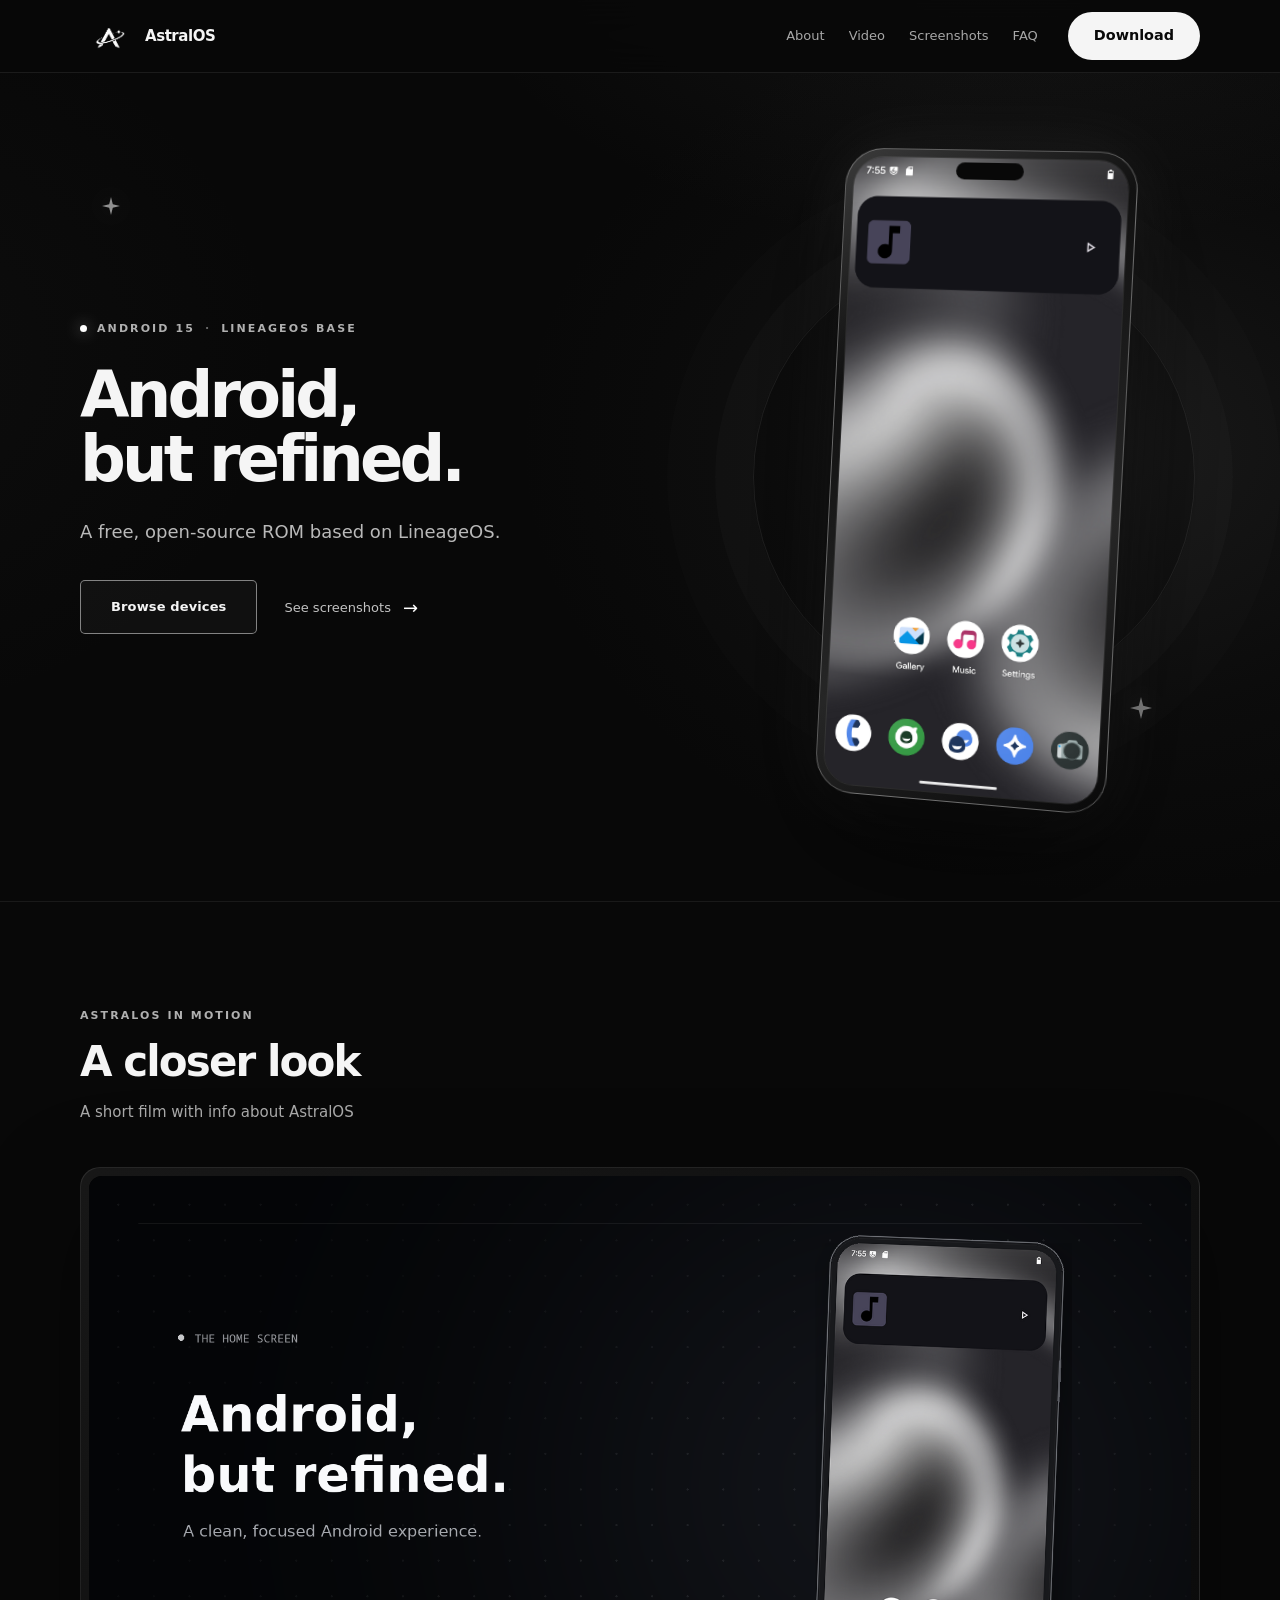
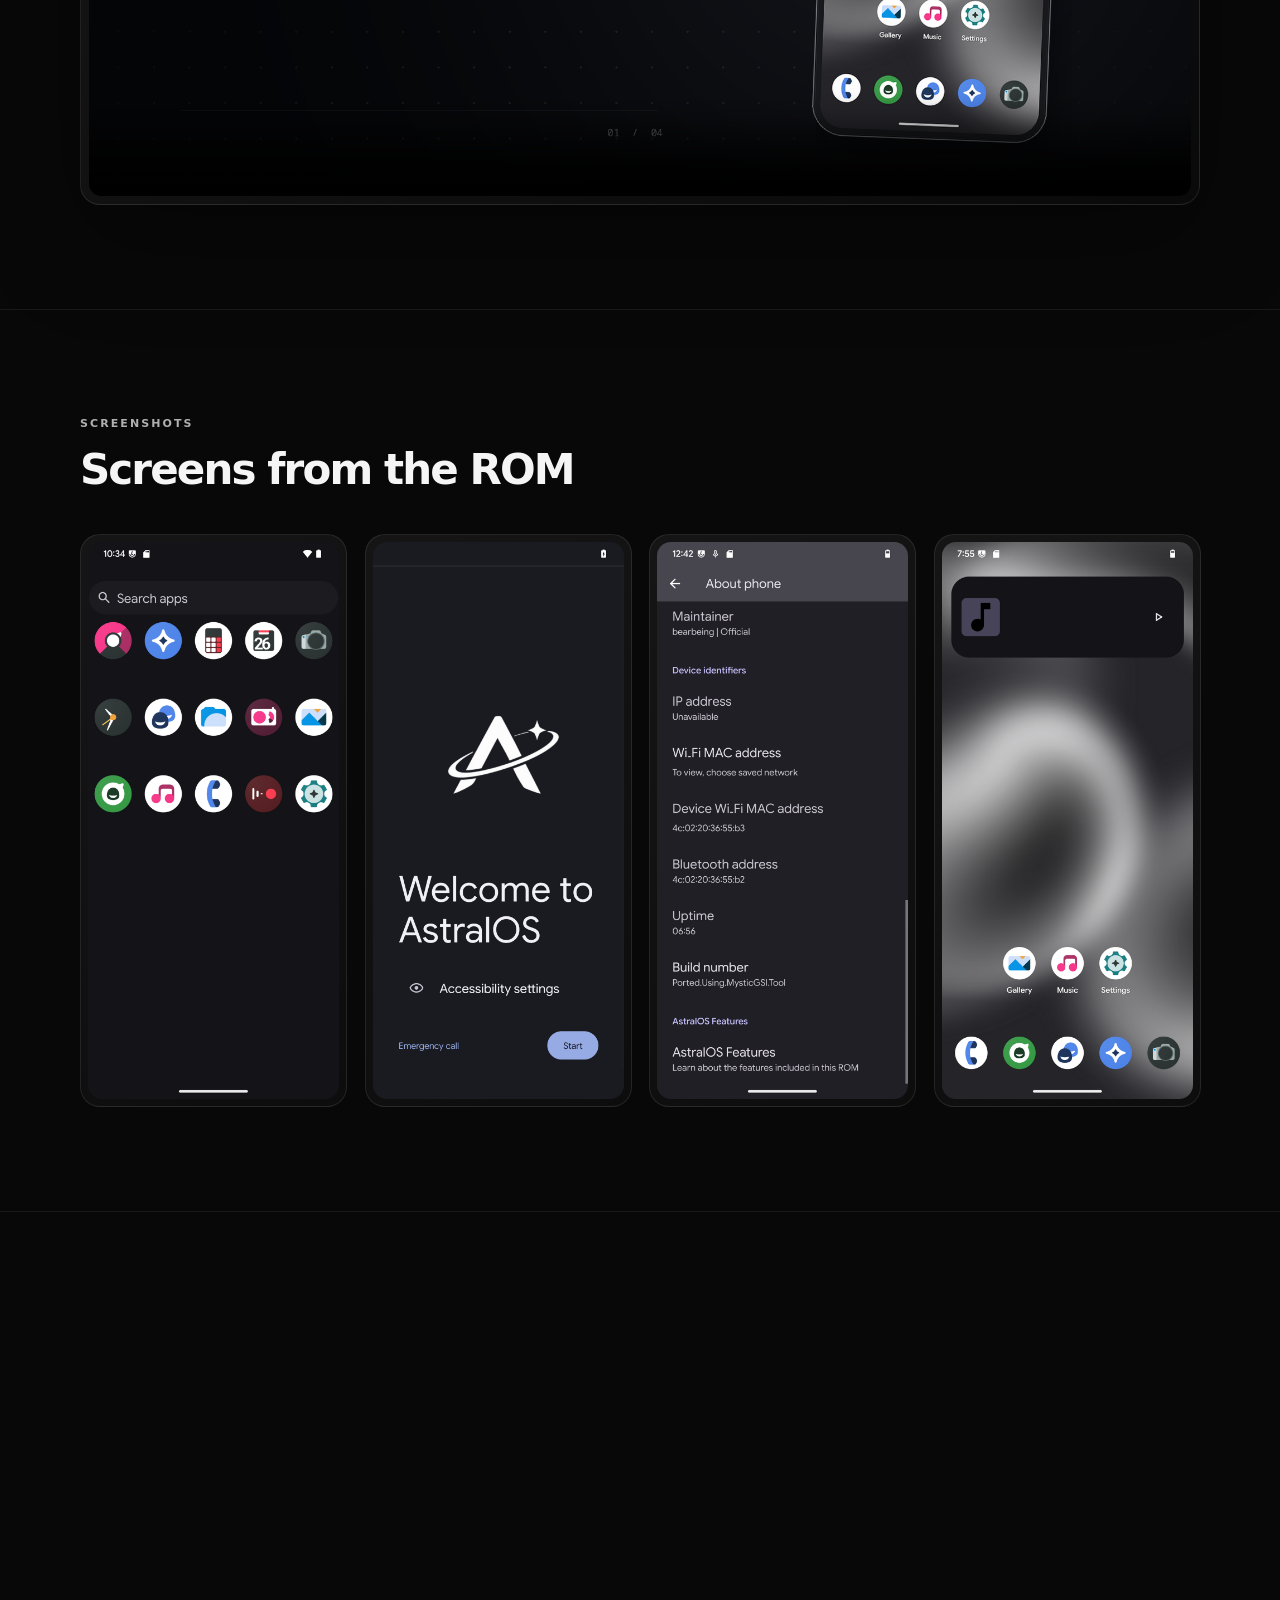
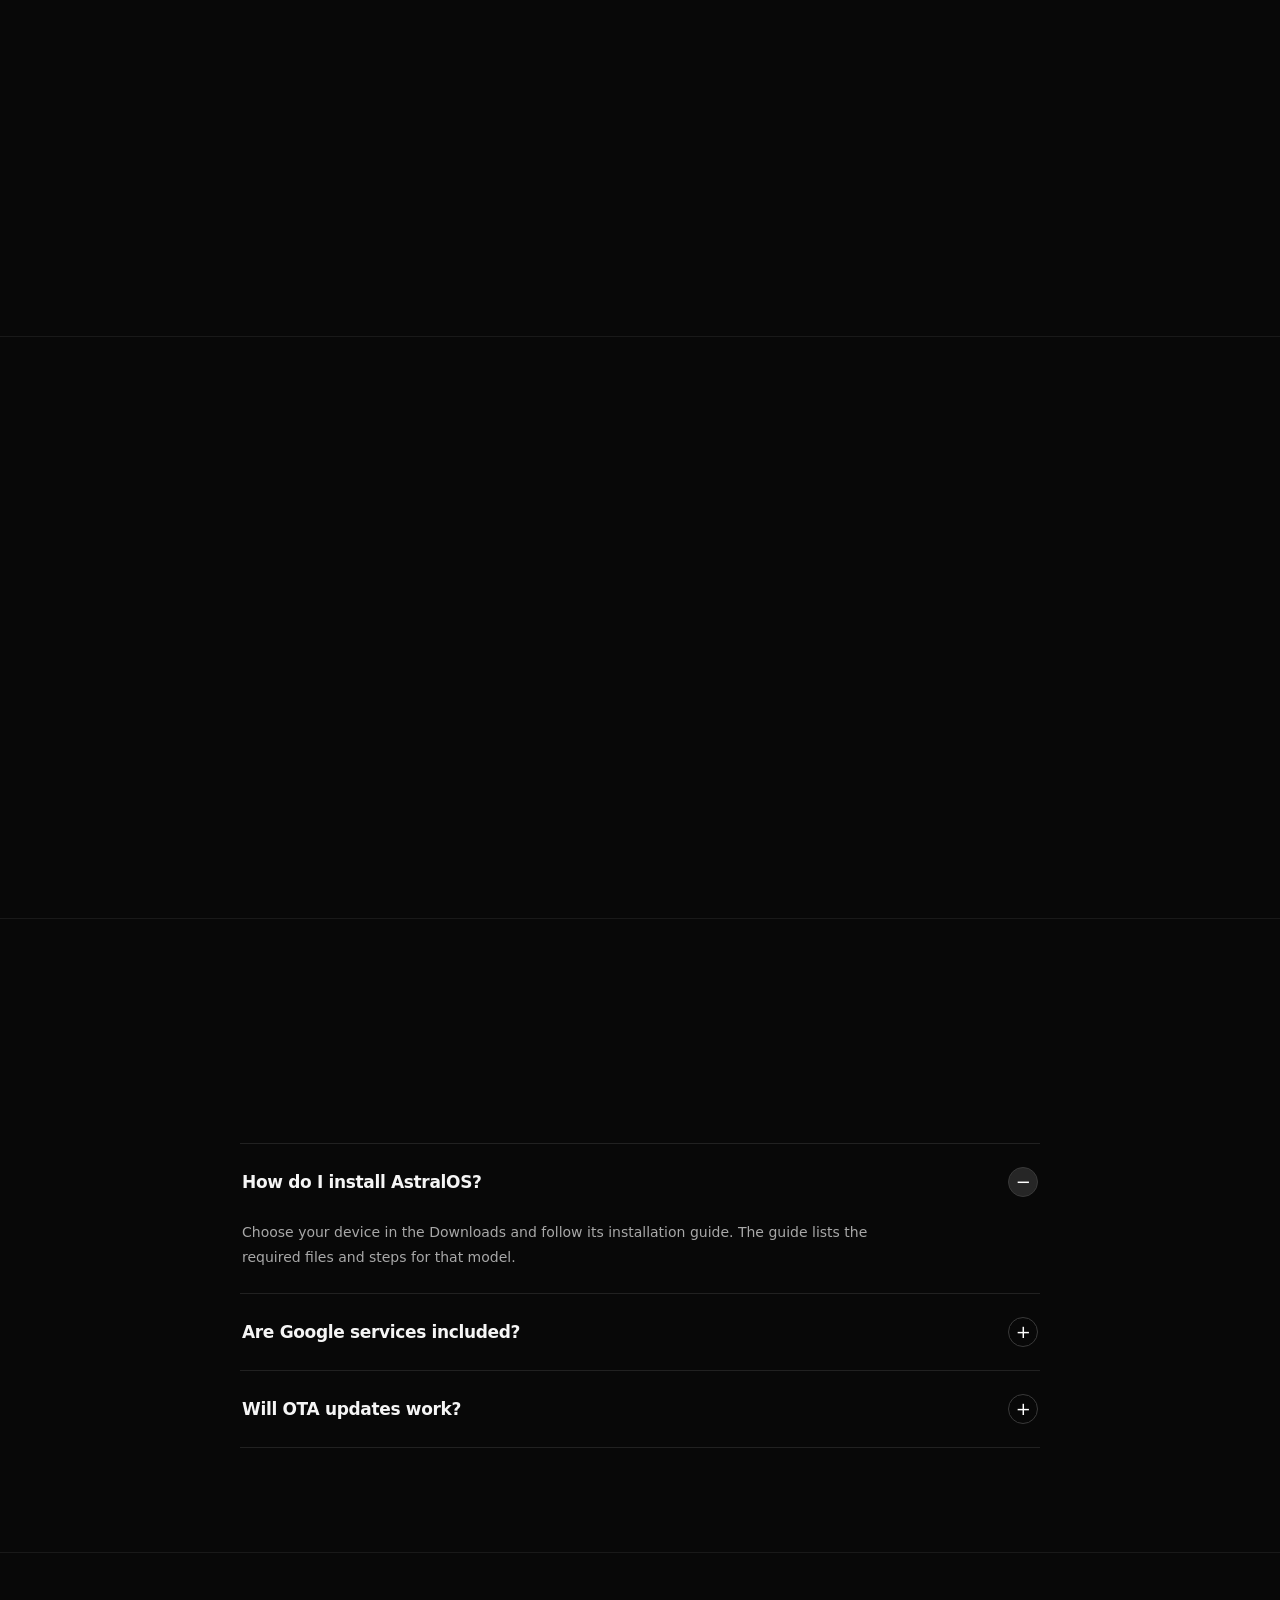
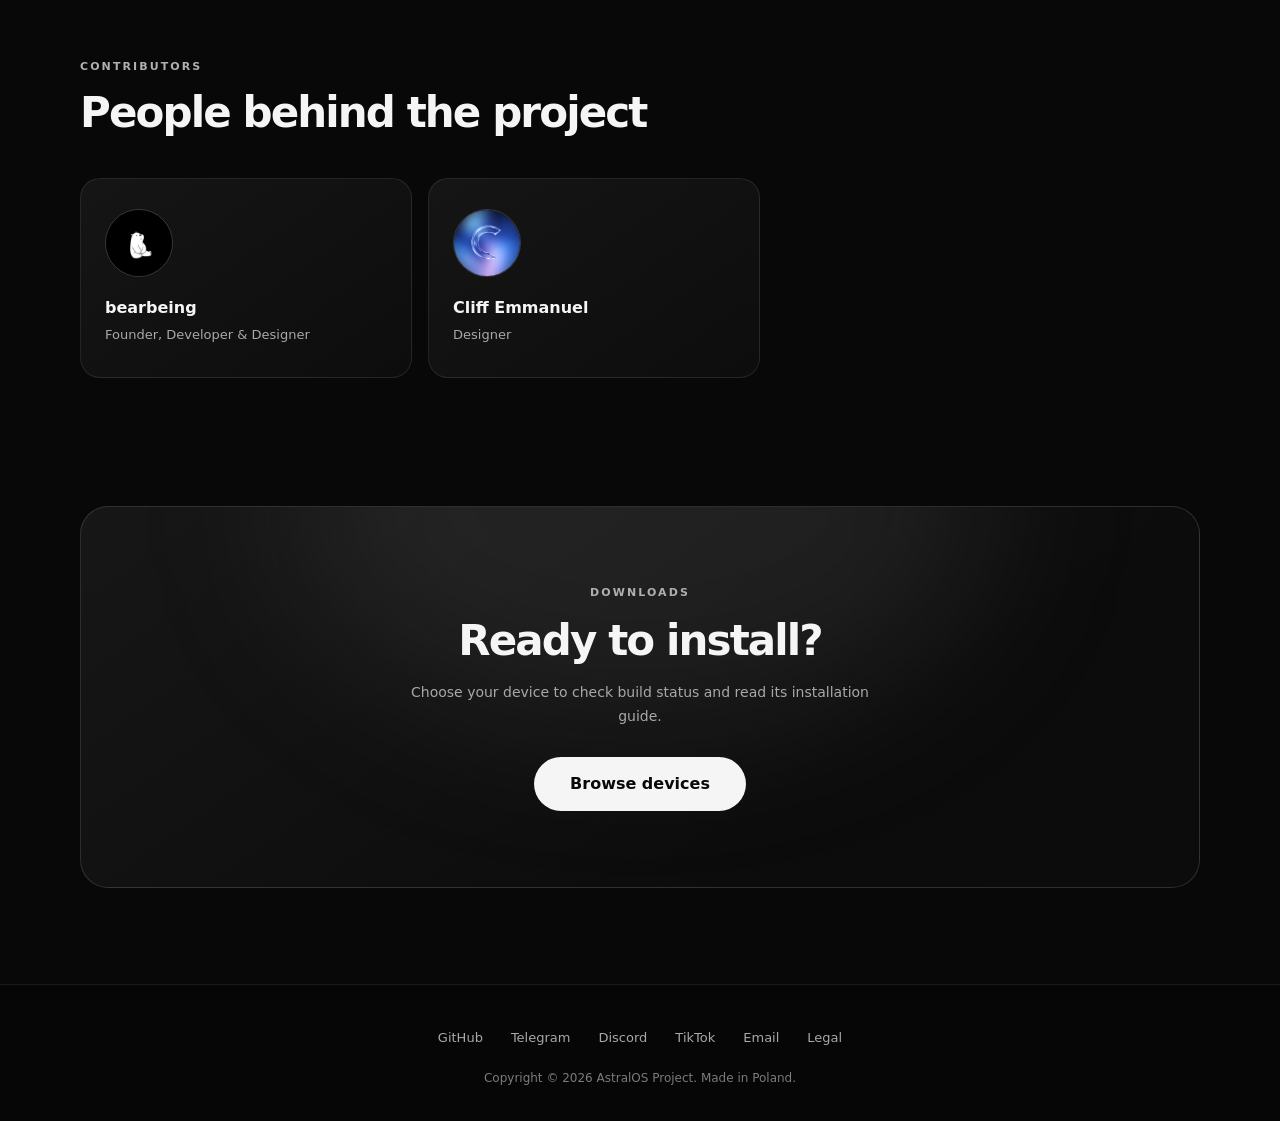
<file: index.html>
<!DOCTYPE html>
<html lang="en">
<head>
    <meta charset="UTF-8">
    <meta name="viewport" content="width=device-width, initial-scale=1.0">
    <meta name="theme-color" content="#000000">
    <meta name="description" content="AstralOS — a clean, fast AOSP-based custom ROM built on LineageOS.">
    <title>AstralOS | Official Site</title>
    <link rel="stylesheet" href="style.css">
    <script src="scroll-reveal.js" defer></script>
    <link rel="icon" href="logo.png">
</head>
<body>

    <nav>
        <div class="wrap nav">
            <div class="nav-left">
                <div class="nav-links">
                    <a href="#about">About</a>
                    <a href="#film">Video</a>
                    <a href="#screens">Screenshots</a>
                    <a href="#faq">FAQ</a>
                </div>
            </div>
            <div class="logo"><a href="index.html"><img src="logo.png" alt="AstralOS Logo"></a></div>
            <a href="downloads.html" class="btn nav-cta">Download</a>
        </div>
    </nav>

    <section class="hero">
        <svg class="star" style="top: 15%; left: 8%;" viewBox="0 0 24 24" fill="white"><path d="M12 0l2.4 9.6L24 12l-9.6 2.4L12 24l-2.4-9.6L0 12l9.6-2.4z"/></svg>
        <svg class="star" style="top: 22%; right: 12%; width: 14px;" viewBox="0 0 24 24" fill="white"><path d="M12 0l2.4 9.6L24 12l-9.6 2.4L12 24l-2.4-9.6L0 12l9.6-2.4z"/></svg>
        <svg class="star" style="top: 45%; left: 14%; width: 11px;" viewBox="0 0 24 24" fill="white"><path d="M12 0l2.4 9.6L24 12l-9.6 2.4L12 24l-2.4-9.6L0 12l9.6-2.4z"/></svg>
        <svg class="star" style="bottom: 22%; right: 10%; width: 22px;" viewBox="0 0 24 24" fill="white"><path d="M12 0l2.4 9.6L24 12l-9.6 2.4L12 24l-2.4-9.6L0 12l9.6-2.4z"/></svg>

        <div class="wrap">
            <div class="hero-copy">
                <p class="kicker">Android 15 <span>&middot;</span> LineageOS base</p>
                <h1>Android,<br>but refined.</h1>
                <p class="lead">A free, open-source ROM based on LineageOS.</p>
                <div class="hero-actions">
                    <a href="downloads.html" class="btn">Browse devices</a>
                    <a href="#screens" class="hero-secondary">See screenshots <span aria-hidden="true">&rarr;</span></a>
                </div>
            </div>
            <div class="hero-product" aria-label="AstralOS home screen preview">
                <div class="hero-device">
                    <img src="shot4.png" alt="AstralOS home screen on a phone">
                </div>
            </div>
        </div>
    </section>

    <section class="film" id="film">
        <div class="wrap">
            <div class="section-head">
                <p class="kicker">AstralOS in motion</p>
                <h2>A closer look</h2>
                <p>A short film with info about AstralOS</p>
            </div>
            <figure class="film-player card">
                <video controls playsinline preload="metadata" poster="astralos-promo-poster.png" aria-label="AstralOS promotional video">
                    <source src="astralos-promo.mp4" type="video/mp4">
                    Your browser does not support embedded video :(
                </video>
            </figure>
        </div>
    </section>

    <section id="screens">
        <div class="wrap">
            <div class="section-head">
                <p class="kicker">Screenshots</p>
                <h2>Screens from the ROM</h2>
            </div>
            <div class="screenshot-grid">
                <div class="card screen-card"><img src="shot1.png" alt="AstralOS app drawer"></div>
                <div class="card screen-card"><img src="shot2.png" alt="AstralOS setup wizard"></div>
                <div class="card screen-card"><img src="shot3.png" alt="AstralOS about phone"></div>
                <div class="card screen-card"><img src="shot4.png" alt="AstralOS home screen"></div>
            </div>
        </div>
    </section>

    <section id="features">
        <div class="wrap">
            <div class="section-head">
                <p class="kicker">Features</p>
                <h2>What’s in the ROM</h2>
            </div>
            <div class="features-grid">
                <div class="feat-card"><h4>Performance</h4><p>ZRAM, input boost, and compiler tuning help keep everyday actions responsive.</p></div>
                <div class="feat-card"><h4>No Google apps</h4><p>The ROM ships without Google apps. Install a GApps package separately if you need one.</p></div>
                <div class="feat-card"><h4>Google Sans Flex</h4><p>Google Sans Flex is used across the system interface.</p></div>
                <div class="feat-card"><h4>Open source</h4><p>The source is public on GitHub. The repositories below are a good place to start.</p></div>
                <div class="feat-card"><h4>Extra controls</h4><p>Settings includes options for the lockscreen clock, animation speed, flashlight gestures,screenshots and way more.</p></div>
                <div class="feat-card"><h4>LineageOS base</h4><p>AstralOS is currently based on LineageOS and Android 15.</p></div>
            </div>
        </div>
    </section>

    <section id="source">
        <div class="wrap">
            <div class="section-head">
                <p class="kicker">Source code</p>
                <h2>AstralOS on GitHub</h2>
                <p>These repositories cover the framework, Settings, miatoll support, and the build manifest.</p>
            </div>
            <div class="source-grid">
                <a class="card source-card" href="https://github.com/AstralOSProject/frameworks_base" target="_blank" rel="noopener noreferrer">
                    <div class="source-card-top"><span>Platform</span><span aria-hidden="true">↗</span></div>
                    <h3>Android Framework</h3>
                    <p>AstralOS changes to the Android framework.</p>
                    <span class="source-repo">frameworks_base</span>
                </a>
                <a class="card source-card" href="https://github.com/AstralOSProject/packages_apps_Settings" target="_blank" rel="noopener noreferrer">
                    <div class="source-card-top"><span>App</span><span aria-hidden="true">↗</span></div>
                    <h3>Settings</h3>
                    <p>AstralOS changes to Android Settings.</p>
                    <span class="source-repo">packages_apps_Settings</span>
                </a>
                <a class="card source-card" href="https://github.com/AstralOSProject/device_xiaomi_miatoll" target="_blank" rel="noopener noreferrer">
                    <div class="source-card-top"><span>Device</span><span aria-hidden="true">↗</span></div>
                    <h3>Miatoll device tree</h3>
                    <p>Device files for the Redmi Note 9 Pro family.</p>
                    <span class="source-repo">device_xiaomi_miatoll</span>
                </a>
                <a class="card source-card" href="https://github.com/AstralOSProject/manifest" target="_blank" rel="noopener noreferrer">
                    <div class="source-card-top"><span>Build</span><span aria-hidden="true">↗</span></div>
                    <h3>Build manifest</h3>
                    <p>The repo manifest used to sync AstralOS source.</p>
                    <span class="source-repo">manifest</span>
                </a>
            </div>
        </div>
    </section>

    <section class="faq" id="faq">
        <div class="wrap-text">
            <div class="section-head">
                <p class="kicker">FAQ</p>
                <h2>Common questions</h2>
            </div>
            <div class="faq-grid">
                <details class="faq-item" open>
                    <summary>How do I install AstralOS?</summary>
                    <p>Choose your device in the Downloads and follow its installation guide. The guide lists the required files and steps for that model.</p>
                </details>
                <details class="faq-item">
                    <summary>Are Google services included?</summary>
                    <p>No. Flash a GApps package after installing AstralOS if you want Google apps.</p>
                </details>
                <details class="faq-item">
                    <summary>Will OTA updates work?</summary>
                    <p>OTA updates are built in. Availability depends on whether a build has been published for your device.</p>
                </details>
            </div>
        </div>
    </section>

    <section id="about">
        <div class="wrap">
            <div class="section-head">
                <p class="kicker">Contributors</p>
                <h2>People behind the project</h2>
            </div>
            <div class="team-grid">
                <div class="card team-card"><img src="avatar.png" alt="bearbeing"><h4>bearbeing</h4><p>Founder, Developer &amp; Designer</p></div>
                <div class="card team-card"><img src="avatar_cliff.png" alt="Cliff Emmanuel"><h4>Cliff Emmanuel</h4><p>Designer</p></div>
            </div>
        </div>
    </section>

    <div class="cta-wrap" id="download">
        <div class="wrap">
            <div class="cta-box">
                <p class="kicker">Downloads</p>
                <h2>Ready to install?</h2>
                <p>Choose your device to check build status and read its installation guide.</p>
                <a href="downloads.html" class="btn">Browse devices</a>
            </div>
        </div>
    </div>

    <footer>
        <div class="wrap">
            <div class="social">
                <a href="https://github.com/AstralOSProject" target="_blank">GitHub</a>
                <a href="https://t.me/+lRYgKvE7l-hiZGE0" target="_blank" rel="noopener noreferrer">Telegram</a>
                <a href="https://discord.gg/WCUbsQx3kE" target="_blank">Discord</a>
                <a href="https://www.tiktok.com/@astralosproject" target="_blank">TikTok</a>
                <a href="mailto:astralosproject@proton.me">Email</a>
                <a href="https://astralosproject.github.io/legal/">Legal</a>
            </div>
            <p class="copy">Copyright &copy; 2026 AstralOS Project. Made in Poland.</p>
        </div>
    </footer>

</body>
</html>
</file>
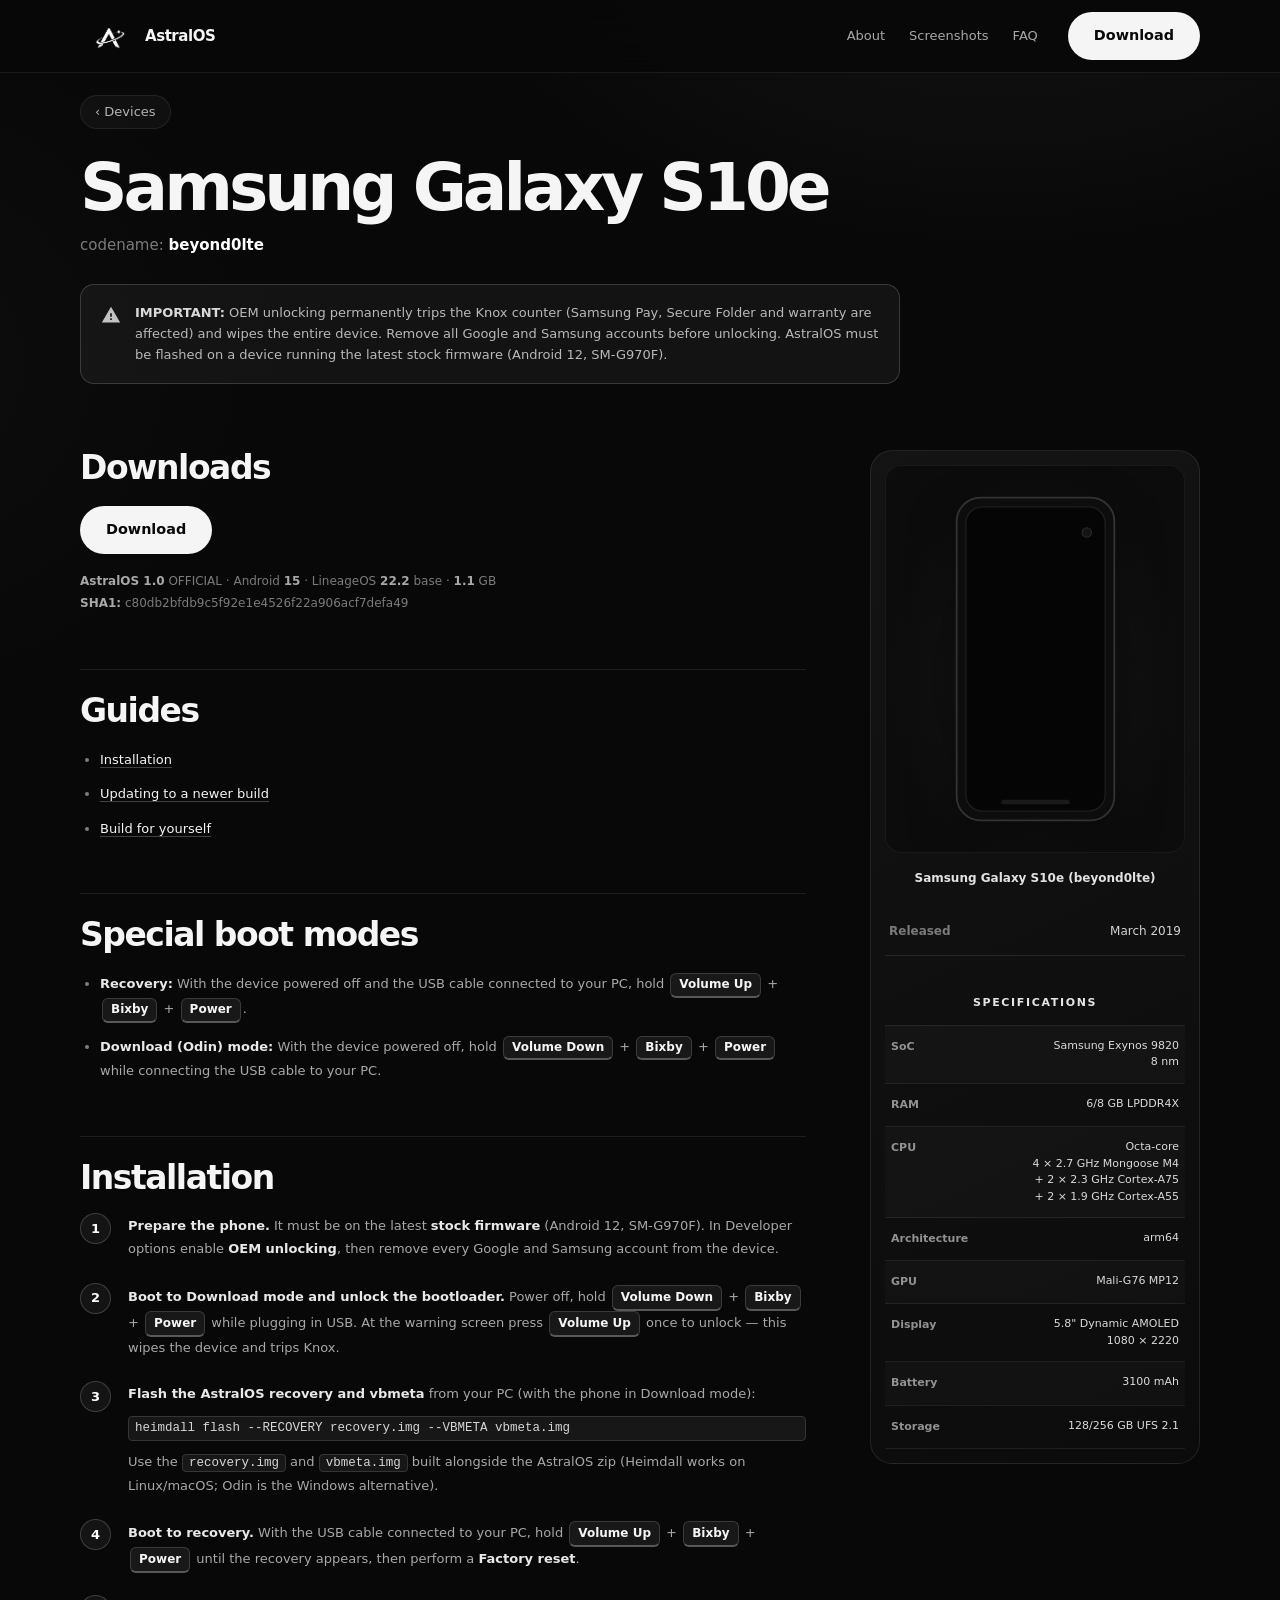
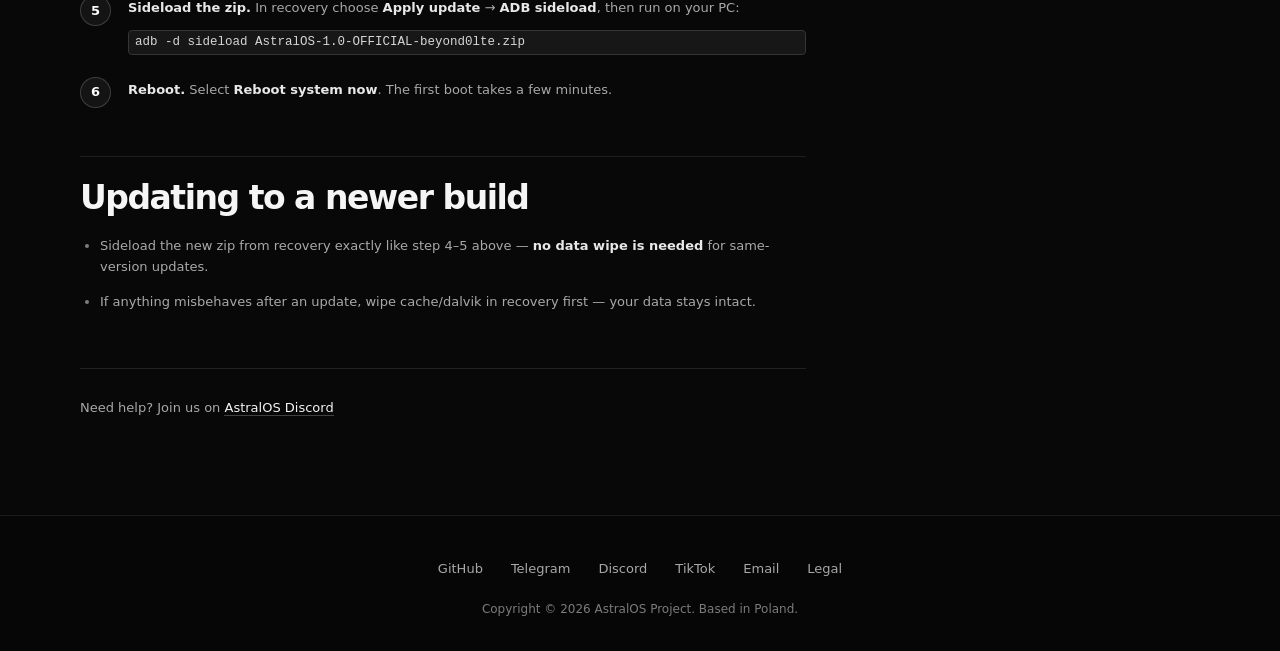
<file: device-beyond0lte.html>
<!DOCTYPE html>
<html lang="en">
<head>
    <meta charset="UTF-8">
    <meta name="viewport" content="width=device-width, initial-scale=1.0">
    <meta name="theme-color" content="#000000">
    <meta name="description" content="AstralOS for Samsung Galaxy S10e (beyond0lte) — download, install guide and phone specs.">
    <title>Samsung Galaxy S10e | AstralOS</title>
    <link rel="stylesheet" href="style.css">
    <script src="scroll-reveal.js" defer></script>
    <link rel="icon" href="logo.png">
    <script src="download-popup.js" defer></script>
</head>
<body>

    <nav>
        <div class="wrap nav">
            <div class="nav-left">
                <div class="nav-links">
                    <a href="index.html#about">About</a>
                    <a href="index.html#screens">Screenshots</a>
                    <a href="index.html#faq">FAQ</a>
                </div>
            </div>
            <div class="logo"><a href="index.html"><img src="logo.png" alt="AstralOS Logo"></a></div>
            <button type="button" class="btn nav-cta" data-download-soon data-device="Samsung Galaxy S10e" data-available="true" data-build-url="https://github.com/AstralOSProject/ota/releases">Download</button>
        </div>
    </nav>

    <div class="wrap dev-crumb"><a href="downloads.html">&lsaquo; Devices</a></div>

    <section class="dev-hero">
        <div class="wrap">
            <h1>Samsung Galaxy S10e</h1>
            <p class="dev-sub">codename: <b>beyond0lte</b></p>
            <div class="dev-warn">
                <svg viewBox="0 0 24 24"><path d="M1 21h22L12 2 1 21zm12-3h-2v-2h2v2zm0-4h-2v-4h2v4z"/></svg>
                <p><b>IMPORTANT:</b> OEM unlocking permanently trips the Knox counter (Samsung Pay, Secure Folder and warranty are affected) and wipes the entire device. Remove all Google and Samsung accounts before unlocking. AstralOS must be flashed on a device running the latest stock firmware (Android 12, SM-G970F).</p>
            </div>
        </div>
    </section>

    <section class="dev-body">
        <div class="wrap dev-layout">

            <div class="dev-main">
                <h2>Downloads</h2>
                <button class="btn" type="button" data-download-soon data-device="Samsung Galaxy S10e" data-available="true" data-build-url="https://github.com/AstralOSProject/ota/releases">Download</button>
                <div class="dev-build">
                    <b>AstralOS 1.0</b> OFFICIAL &middot; Android <b>15</b> &middot; LineageOS <b>22.2</b> base &middot; <b>1.1</b> GB<br>
                    <b>SHA1:</b> c80db2bfdb9c5f92e1e4526f22a906acf7defa49
                </div>

                <h2>Guides</h2>
                <ul class="dev-list">
                    <li><a href="#install">Installation</a></li>
                    <li><a href="#update">Updating to a newer build</a></li>
                    <li><a href="https://github.com/AstralOSProject" target="_blank">Build for yourself</a></li>
                </ul>

                <h2>Special boot modes</h2>
                <ul class="dev-list">
                    <li><b>Recovery:</b> With the device powered off and the USB cable connected to your PC, hold <kbd>Volume Up</kbd> + <kbd>Bixby</kbd> + <kbd>Power</kbd>.</li>
                    <li><b>Download (Odin) mode:</b> With the device powered off, hold <kbd>Volume Down</kbd> + <kbd>Bixby</kbd> + <kbd>Power</kbd> while connecting the USB cable to your PC.</li>
                </ul>

                <h2 id="install">Installation</h2>
                <ol class="dev-steps">
                    <li>
                        <p><b>Prepare the phone.</b> It must be on the latest <b>stock firmware</b> (Android 12, SM-G970F). In Developer options enable <b>OEM unlocking</b>, then remove every Google and Samsung account from the device.</p>
                    </li>
                    <li>
                        <p><b>Boot to Download mode and unlock the bootloader.</b> Power off, hold <kbd>Volume Down</kbd> + <kbd>Bixby</kbd> + <kbd>Power</kbd> while plugging in USB. At the warning screen press <kbd>Volume Up</kbd> once to unlock — this wipes the device and trips Knox.</p>
                    </li>
                    <li>
                        <p><b>Flash the AstralOS recovery and vbmeta</b> from your PC (with the phone in Download mode):</p>
                        <code class="dev-code">heimdall flash --RECOVERY recovery.img --VBMETA vbmeta.img</code>
                        <p>Use the <code>recovery.img</code> and <code>vbmeta.img</code> built alongside the AstralOS zip (Heimdall works on Linux/macOS; Odin is the Windows alternative).</p>
                    </li>
                    <li>
                        <p><b>Boot to recovery.</b> With the USB cable connected to your PC, hold <kbd>Volume Up</kbd> + <kbd>Bixby</kbd> + <kbd>Power</kbd> until the recovery appears, then perform a <b>Factory reset</b>.</p>
                    </li>
                    <li>
                        <p><b>Sideload the zip.</b> In recovery choose <b>Apply update</b> &rarr; <b>ADB sideload</b>, then run on your PC:</p>
                        <code class="dev-code">adb -d sideload AstralOS-1.0-OFFICIAL-beyond0lte.zip</code>
                    </li>
                    <li>
                        <p><b>Reboot.</b> Select <b>Reboot system now</b>. The first boot takes a few minutes.</p>
                    </li>
                </ol>

                <h2 id="update">Updating to a newer build</h2>
                <ul class="dev-list">
                    <li>Sideload the new zip from recovery exactly like step 4&ndash;5 above — <b>no data wipe is needed</b> for same-version updates.</li>
                    <li>If anything misbehaves after an update, wipe cache/dalvik in recovery first — your data stays intact.</li>
                </ul>

                <div class="dev-help">Need help? Join us on <a href="https://discord.gg/WCUbsQx3kE" target="_blank">AstralOS Discord</a></div>
            </div>

            <aside class="dev-side">
                <div class="dev-photo">
                    <svg viewBox="0 0 180 360" fill="none">
                        <rect x="4" y="4" width="172" height="352" rx="26" fill="#0d0d0d" stroke="#333" stroke-width="2"/>
                        <rect x="14" y="14" width="152" height="332" rx="18" fill="#050505" stroke="#1e1e1e" stroke-width="1.5"/>
                        <circle cx="146" cy="42" r="5" fill="#141414" stroke="#262626" stroke-width="1.5"/>
                        <path d="M55 336 h70" stroke="#1a1a1a" stroke-width="5" stroke-linecap="round"/>
                    </svg>
                </div>
                <p class="dev-caption">Samsung Galaxy S10e (beyond0lte)</p>

                <div class="dev-released"><span>Released</span><span>March 2019</span></div>

                <div class="dev-spec-head">Specifications</div>
                <table class="dev-spec">
                    <tr><th>SoC</th><td>Samsung Exynos 9820<br>8 nm</td></tr>
                    <tr><th>RAM</th><td>6/8 GB LPDDR4X</td></tr>
                    <tr><th>CPU</th><td>Octa-core<br>4 &times; 2.7 GHz Mongoose M4<br>+ 2 &times; 2.3 GHz Cortex-A75<br>+ 2 &times; 1.9 GHz Cortex-A55</td></tr>
                    <tr><th>Architecture</th><td>arm64</td></tr>
                    <tr><th>GPU</th><td>Mali-G76 MP12</td></tr>
                    <tr><th>Display</th><td>5.8&quot; Dynamic AMOLED<br>1080 &times; 2220</td></tr>
                    <tr><th>Battery</th><td>3100 mAh</td></tr>
                    <tr><th>Storage</th><td>128/256 GB UFS 2.1</td></tr>
                </table>
            </aside>

        </div>
    </section>

    <footer>
        <div class="wrap">
            <div class="social">
                <a href="https://github.com/AstralOSProject" target="_blank">GitHub</a>
                <a href="https://t.me/+lRYgKvE7l-hiZGE0" target="_blank" rel="noopener noreferrer">Telegram</a>
                <a href="https://discord.gg/WCUbsQx3kE" target="_blank">Discord</a>
                <a href="https://www.tiktok.com/@astralosproject" target="_blank">TikTok</a>
                <a href="mailto:astralosproject@proton.me">Email</a>
                <a href="https://astralosproject.github.io/legal/">Legal</a>
            </div>
            <p class="copy">Copyright &copy; 2026 AstralOS Project. Based in Poland.</p>
        </div>
    </footer>

    <dialog class="download-dialog" id="download-soon-dialog" aria-labelledby="download-soon-title" aria-describedby="download-soon-description">
        <div class="download-dialog-inner">
            <button class="download-dialog-close" type="button" data-close-download-soon aria-label="Close">&times;</button>
            <div class="download-dialog-mark" aria-hidden="true">
                <svg viewBox="0 0 24 24"><path d="M12 0l2.4 9.6L24 12l-9.6 2.4L12 24l-2.4-9.6L0 12l9.6-2.4z"/></svg>
            </div>
            <p class="download-dialog-kicker">ASTRALOS DEVICE BUILDS</p>
            <h2 id="download-soon-title">Download Soon</h2>
            <p class="download-dialog-copy" id="download-soon-description">A build for Samsung Galaxy S10e is published.</p>
            <div class="download-dialog-actions">
                <a class="btn download-dialog-build" data-popup-build href="#" target="_blank" rel="noopener noreferrer" hidden>View Builds</a>
                <button class="btn" type="button" data-close-download-soon>Got it</button>
            </div>
        </div>
    </dialog>

</body>
</html>
</file>
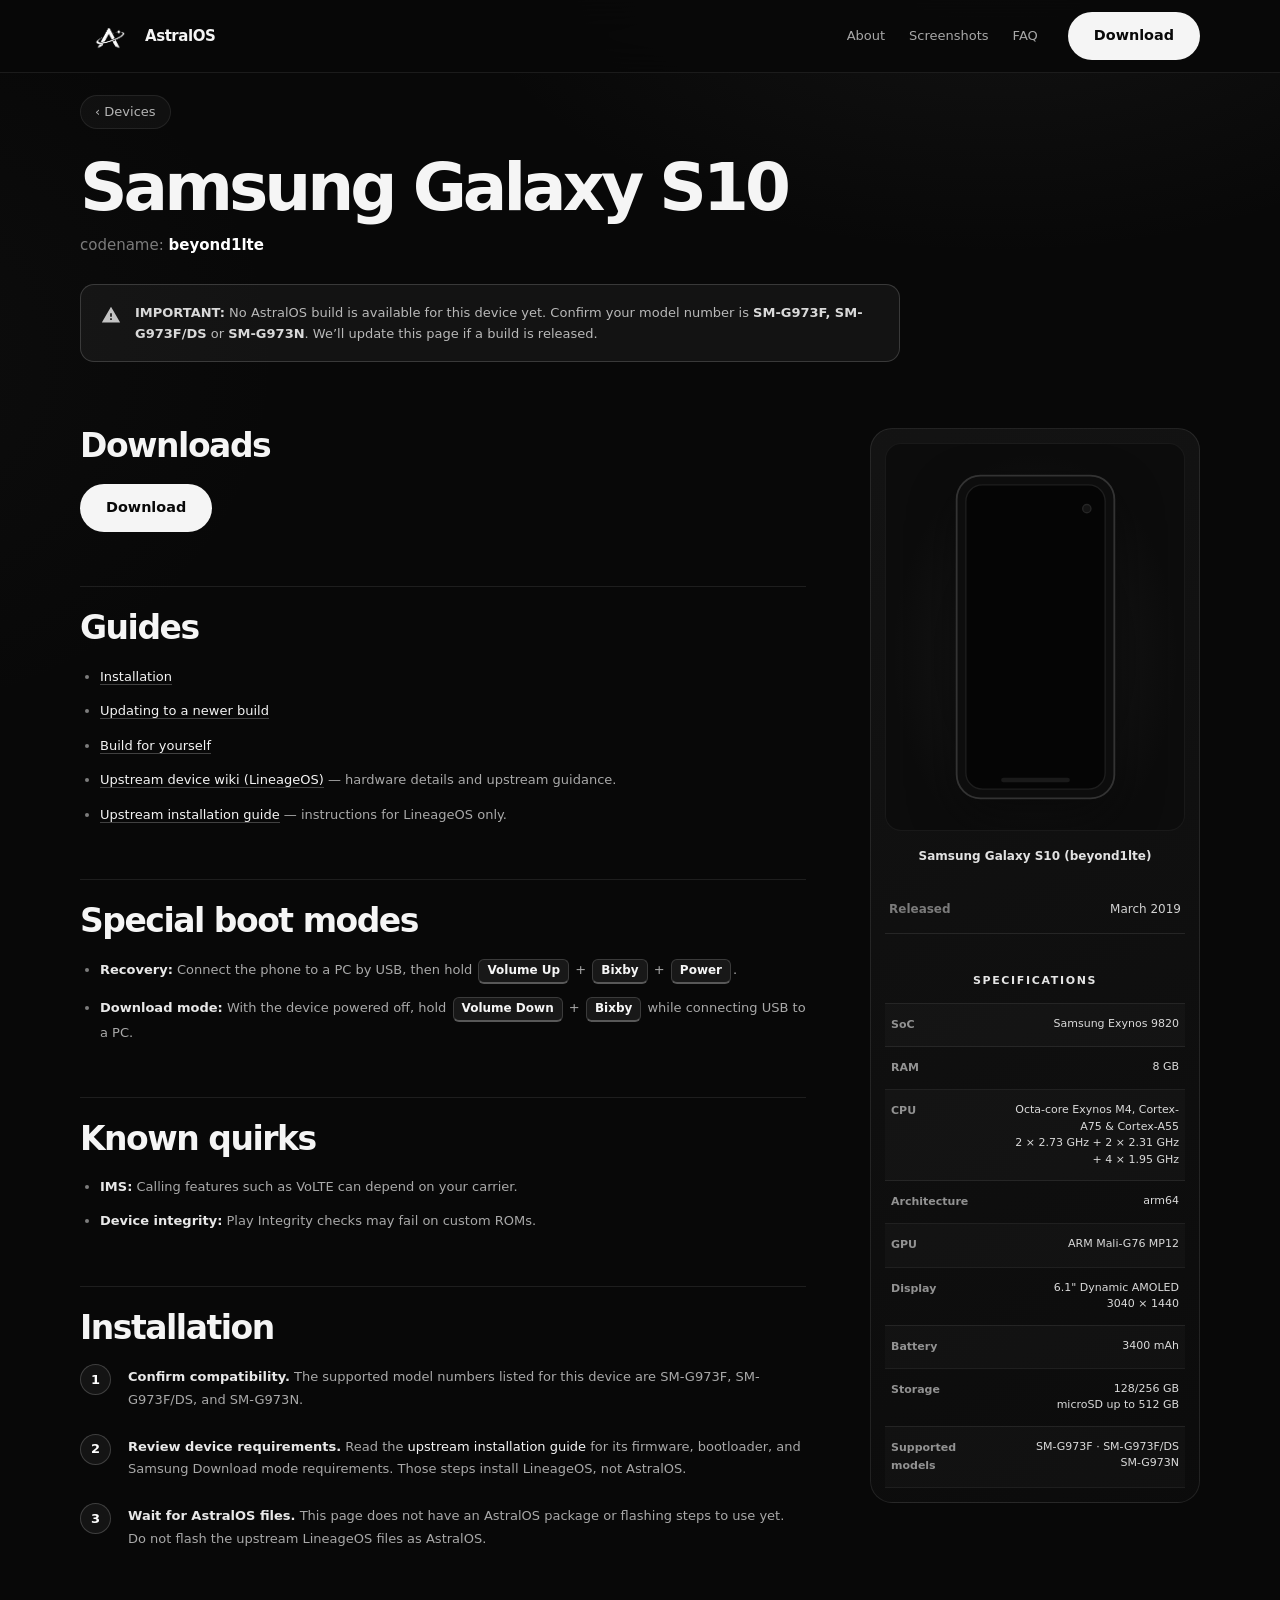
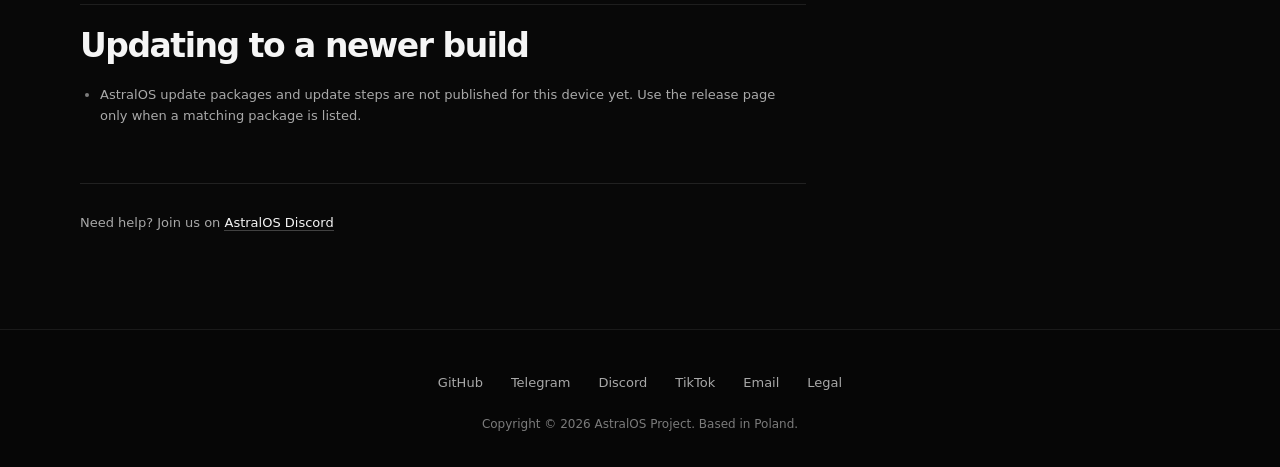
<file: device-beyond1lte.html>
<!DOCTYPE html>
<html lang="en">
<head>
    <meta charset="UTF-8">
    <meta name="viewport" content="width=device-width, initial-scale=1.0">
    <meta name="theme-color" content="#000000">
    <meta name="description" content="AstralOS for Samsung Galaxy S10 (beyond1lte) — device wiki, build status and specifications.">
    <title>Samsung Galaxy S10 | AstralOS</title>
    <link rel="stylesheet" href="style.css">
    <script src="scroll-reveal.js" defer></script>
    <link rel="icon" href="logo.png">
    <script src="download-popup.js" defer></script>
</head>
<body>

    <nav>
        <div class="wrap nav">
            <div class="nav-left">
                <div class="nav-links">
                    <a href="index.html#about">About</a>
                    <a href="index.html#screens">Screenshots</a>
                    <a href="index.html#faq">FAQ</a>
                </div>
            </div>
            <div class="logo"><a href="index.html"><img src="logo.png" alt="AstralOS Logo"></a></div>
            <button type="button" class="btn nav-cta" data-download-soon data-device="Samsung Galaxy S10">Download</button>
        </div>
    </nav>

    <div class="wrap dev-crumb"><a href="downloads.html">&lsaquo; Devices</a></div>

    <section class="dev-hero">
        <div class="wrap">
            <h1>Samsung Galaxy S10</h1>
            <p class="dev-sub">codename: <b>beyond1lte</b></p>
            <div class="dev-warn">
                <svg viewBox="0 0 24 24"><path d="M1 21h22L12 2 1 21zm12-3h-2v-2h2v2zm0-4h-2v-4h2v4z"/></svg>
                <p><b>IMPORTANT:</b> No AstralOS build is available for this device yet. Confirm your model number is <b>SM-G973F, SM-G973F/DS</b> or <b>SM-G973N</b>. We’ll update this page if a build is released.</p>
            </div>
        </div>
    </section>

    <section class="dev-body">
        <div class="wrap dev-layout">

            <div class="dev-main">
                <h2>Downloads</h2>
                <button class="btn" type="button" data-download-soon data-device="Samsung Galaxy S10">Download</button>

                <h2>Guides</h2>
                <ul class="dev-list">
                    <li><a href="#install">Installation</a></li>
                    <li><a href="#update">Updating to a newer build</a></li>
                    <li><a href="https://github.com/AstralOSProject" target="_blank" rel="noopener noreferrer">Build for yourself</a></li>
                    <li><a href="https://lineageos.github.io/lineage_wiki/devices/beyond1lte/" target="_blank" rel="noopener noreferrer">Upstream device wiki (LineageOS)</a> — hardware details and upstream guidance.</li>
                    <li><a href="https://lineageos.github.io/lineage_wiki/devices/beyond1lte/install/" target="_blank" rel="noopener noreferrer">Upstream installation guide</a> — instructions for LineageOS only.</li>
                </ul>

                <h2>Special boot modes</h2>
                <ul class="dev-list">
                    <li><b>Recovery:</b> Connect the phone to a PC by USB, then hold <kbd>Volume Up</kbd> + <kbd>Bixby</kbd> + <kbd>Power</kbd>.</li>
                    <li><b>Download mode:</b> With the device powered off, hold <kbd>Volume Down</kbd> + <kbd>Bixby</kbd> while connecting USB to a PC.</li>
                </ul>

                <h2>Known quirks</h2>
                <ul class="dev-list">
                    <li><b>IMS:</b> Calling features such as VoLTE can depend on your carrier.</li>
                    <li><b>Device integrity:</b> Play Integrity checks may fail on custom ROMs.</li>
                </ul>

                <h2 id="install">Installation</h2>
                <ol class="dev-steps">
                    <li>
                        <p><b>Confirm compatibility.</b> The supported model numbers listed for this device are SM-G973F, SM-G973F/DS, and SM-G973N.</p>
                    </li>
                    <li>
                        <p><b>Review device requirements.</b> Read the <a href="https://lineageos.github.io/lineage_wiki/devices/beyond1lte/install/" target="_blank" rel="noopener noreferrer">upstream installation guide</a> for its firmware, bootloader, and Samsung Download mode requirements. Those steps install LineageOS, not AstralOS.</p>
                    </li>
                    <li>
                        <p><b>Wait for AstralOS files.</b> This page does not have an AstralOS package or flashing steps to use yet. Do not flash the upstream LineageOS files as AstralOS.</p>
                    </li>
                </ol>

                <h2 id="update">Updating to a newer build</h2>
                <ul class="dev-list">
                    <li>AstralOS update packages and update steps are not published for this device yet. Use the release page only when a matching package is listed.</li>
                </ul>

                <div class="dev-help">Need help? Join us on <a href="https://discord.gg/WCUbsQx3kE" target="_blank" rel="noopener noreferrer">AstralOS Discord</a></div>
            </div>

            <aside class="dev-side">
                <div class="dev-photo">
                    <svg viewBox="0 0 180 360" fill="none">
                        <rect x="4" y="4" width="172" height="352" rx="26" fill="#0d0d0d" stroke="#333" stroke-width="2"/>
                        <rect x="14" y="14" width="152" height="332" rx="18" fill="#050505" stroke="#1e1e1e" stroke-width="1.5"/>
                        <circle cx="146" cy="40" r="4.5" fill="#141414" stroke="#262626" stroke-width="1.5"/>
                        <path d="M55 336 h70" stroke="#1a1a1a" stroke-width="5" stroke-linecap="round"/>
                    </svg>
                </div>
                <p class="dev-caption">Samsung Galaxy S10 (beyond1lte)</p>

                <div class="dev-released"><span>Released</span><span>March 2019</span></div>

                <div class="dev-spec-head">Specifications</div>
                <table class="dev-spec">
                    <tr><th>SoC</th><td>Samsung Exynos 9820</td></tr>
                    <tr><th>RAM</th><td>8 GB</td></tr>
                    <tr><th>CPU</th><td>Octa-core Exynos M4, Cortex-A75 &amp; Cortex-A55<br>2 &times; 2.73 GHz + 2 &times; 2.31 GHz<br>+ 4 &times; 1.95 GHz</td></tr>
                    <tr><th>Architecture</th><td>arm64</td></tr>
                    <tr><th>GPU</th><td>ARM Mali-G76 MP12</td></tr>
                    <tr><th>Display</th><td>6.1&quot; Dynamic AMOLED<br>3040 &times; 1440</td></tr>
                    <tr><th>Battery</th><td>3400 mAh</td></tr>
                    <tr><th>Storage</th><td>128/256 GB<br>microSD up to 512 GB</td></tr>
                    <tr><th>Supported models</th><td>SM-G973F &middot; SM-G973F/DS<br>SM-G973N</td></tr>
                </table>
            </aside>

        </div>
    </section>

    <footer>
        <div class="wrap">
            <div class="social">
                <a href="https://github.com/AstralOSProject" target="_blank">GitHub</a>
                <a href="https://t.me/+lRYgKvE7l-hiZGE0" target="_blank" rel="noopener noreferrer">Telegram</a>
                <a href="https://discord.gg/WCUbsQx3kE" target="_blank">Discord</a>
                <a href="https://www.tiktok.com/@astralosproject" target="_blank">TikTok</a>
                <a href="mailto:astralosproject@proton.me">Email</a>
                <a href="https://astralosproject.github.io/legal/">Legal</a>
            </div>
            <p class="copy">Copyright &copy; 2026 AstralOS Project. Based in Poland.</p>
        </div>
    </footer>

    <dialog class="download-dialog" id="download-soon-dialog" aria-labelledby="download-soon-title" aria-describedby="download-soon-description">
        <div class="download-dialog-inner">
            <button class="download-dialog-close" type="button" data-close-download-soon aria-label="Close">&times;</button>
            <div class="download-dialog-mark" aria-hidden="true">
                <svg viewBox="0 0 24 24"><path d="M12 0l2.4 9.6L24 12l-9.6 2.4L12 24l-2.4-9.6L0 12l9.6-2.4z"/></svg>
            </div>
            <p class="download-dialog-kicker">ASTRALOS DEVICE BUILDS</p>
            <h2 id="download-soon-title">Download Soon</h2>
            <p class="download-dialog-copy" id="download-soon-description">An AstralOS build for No build for <strong class="download-dialog-device" data-popup-device>Samsung Galaxy S10</strong> yet. Check back for updates.</p>
            <div class="download-dialog-actions">
                <a class="btn download-dialog-build" data-popup-build href="#" target="_blank" rel="noopener noreferrer" hidden>View Builds</a>
                <button class="btn" type="button" data-close-download-soon>Got it</button>
            </div>
        </div>
    </dialog>

</body>
</html>
</file>
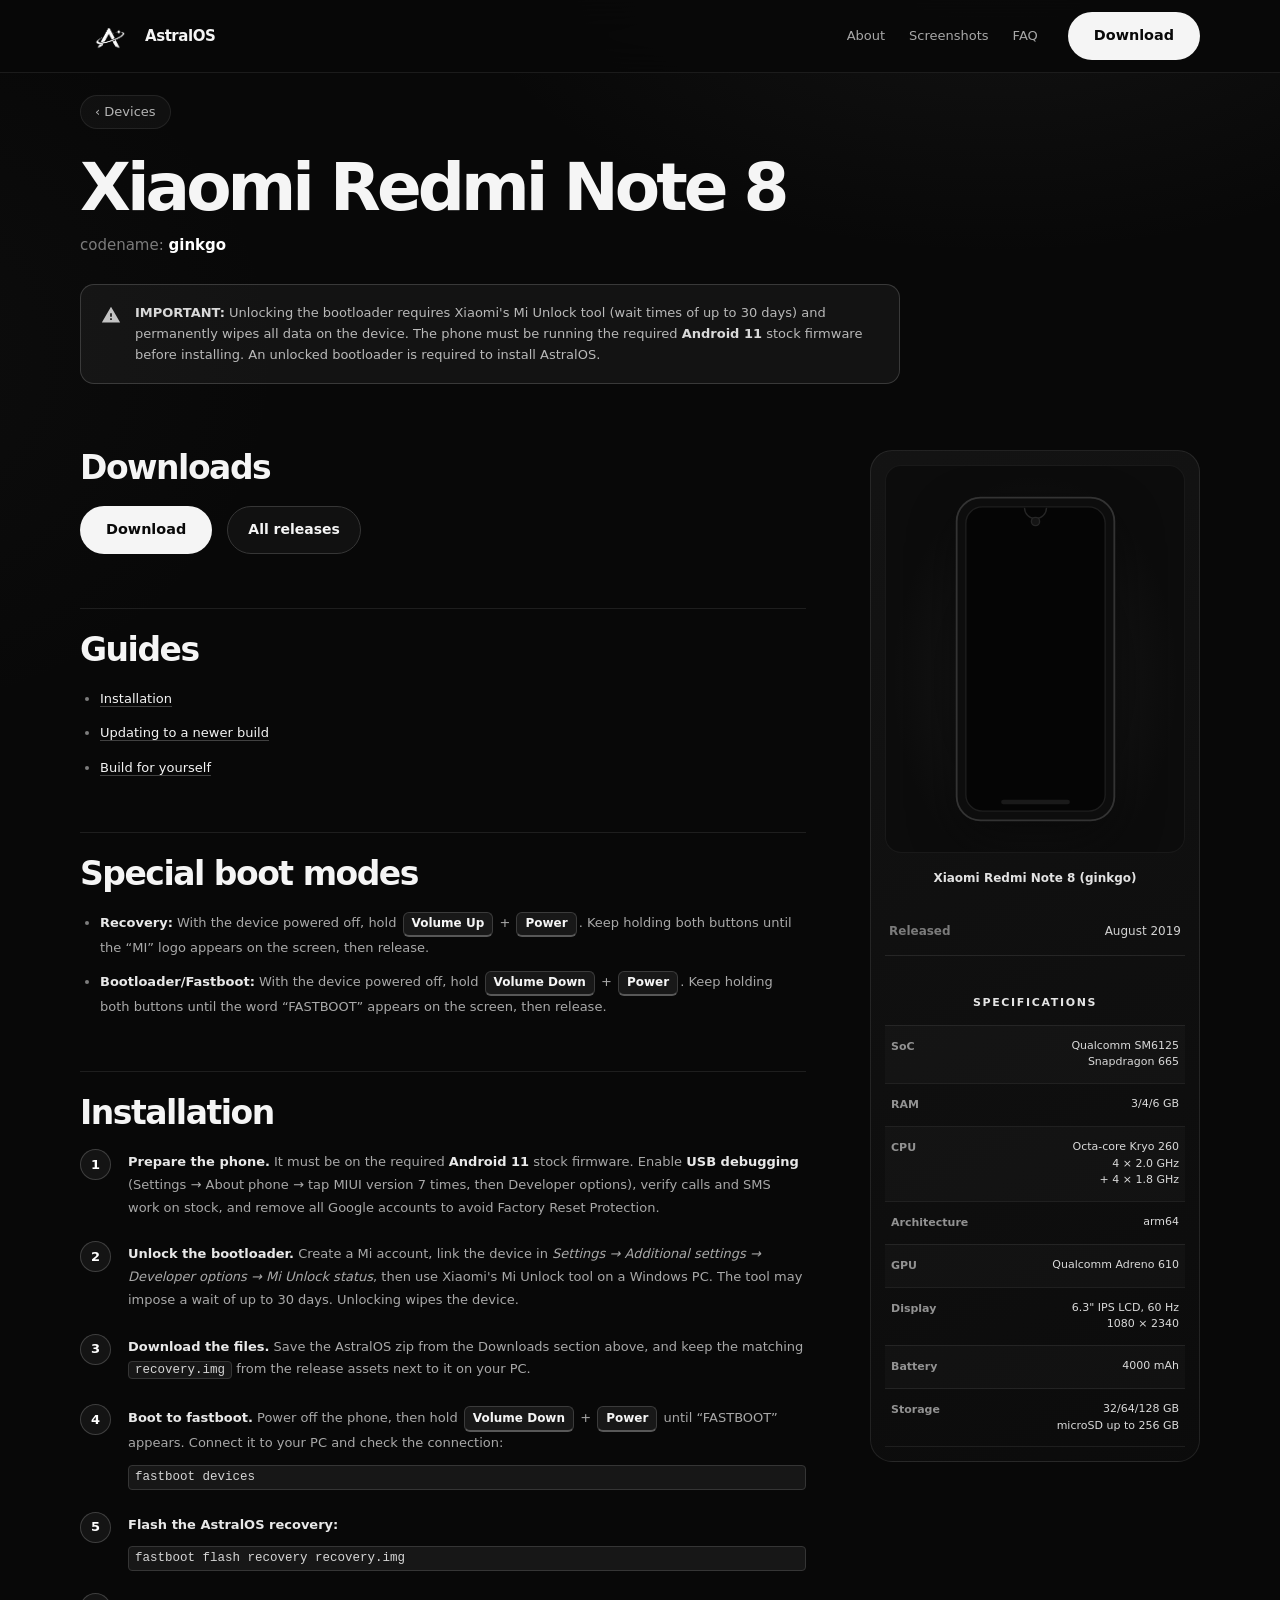
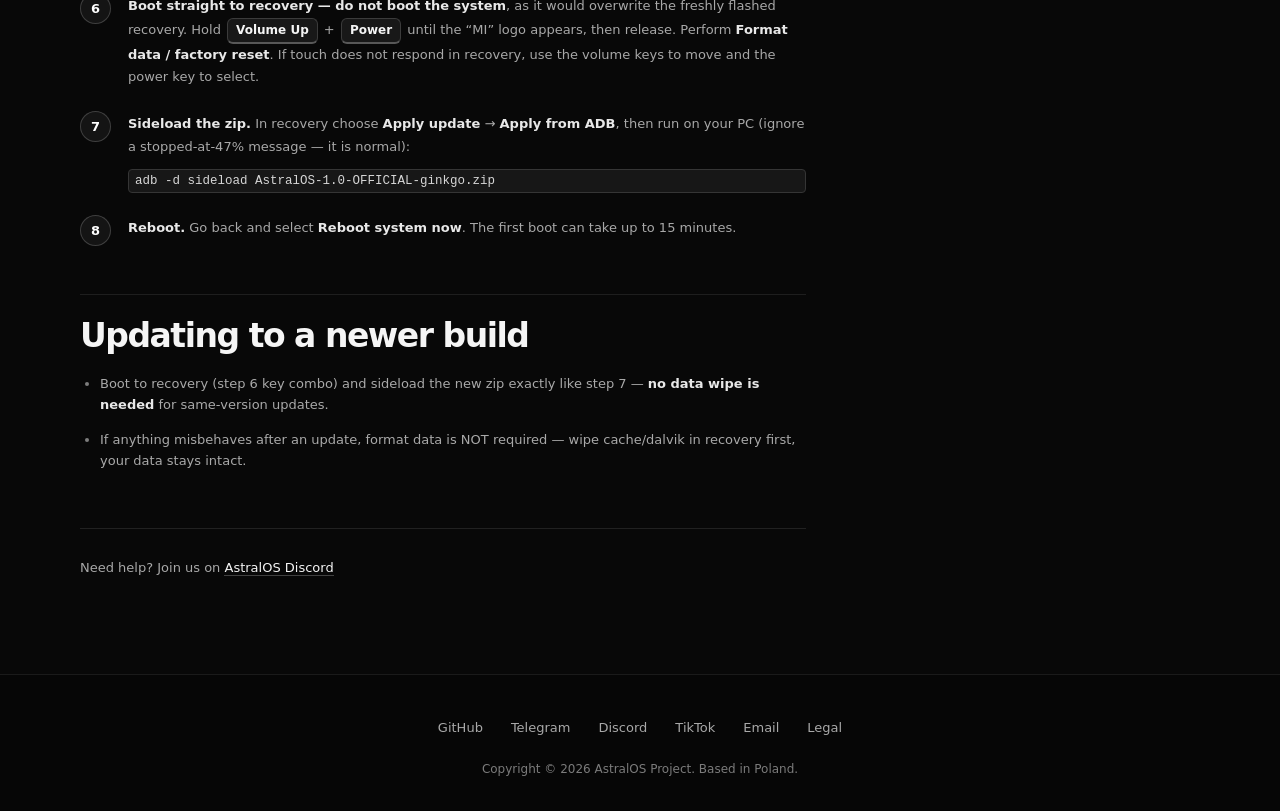
<file: device-ginkgo.html>
<!DOCTYPE html>
<html lang="en">
<head>
    <meta charset="UTF-8">
    <meta name="viewport" content="width=device-width, initial-scale=1.0">
    <meta name="theme-color" content="#000000">
    <meta name="description" content="AstralOS for Xiaomi Redmi Note 8 (ginkgo) — download, install guide and phone specs.">
    <title>Xiaomi Redmi Note 8 | AstralOS</title>
    <link rel="stylesheet" href="style.css">
    <script src="scroll-reveal.js" defer></script>
    <link rel="icon" href="logo.png">
    <script src="download-popup.js" defer></script>
</head>
<body>

    <nav>
        <div class="wrap nav">
            <div class="nav-left">
                <div class="nav-links">
                    <a href="index.html#about">About</a>
                    <a href="index.html#screens">Screenshots</a>
                    <a href="index.html#faq">FAQ</a>
                </div>
            </div>
            <div class="logo"><a href="index.html"><img src="logo.png" alt="AstralOS Logo"></a></div>
            <button type="button" class="btn nav-cta" data-download-soon data-device="Xiaomi Redmi Note 8">Download</button>
        </div>
    </nav>

    <div class="wrap dev-crumb"><a href="downloads.html">&lsaquo; Devices</a></div>

    <section class="dev-hero">
        <div class="wrap">
            <h1>Xiaomi Redmi Note 8</h1>
            <p class="dev-sub">codename: <b>ginkgo</b></p>
            <div class="dev-warn">
                <svg viewBox="0 0 24 24"><path d="M1 21h22L12 2 1 21zm12-3h-2v-2h2v2zm0-4h-2v-4h2v4z"/></svg>
                <p><b>IMPORTANT:</b> Unlocking the bootloader requires Xiaomi's Mi Unlock tool (wait times of up to 30 days) and permanently wipes all data on the device. The phone must be running the required <b>Android 11</b> stock firmware before installing. An unlocked bootloader is required to install AstralOS.</p>
            </div>
        </div>
    </section>

    <section class="dev-body">
        <div class="wrap dev-layout">

            <div class="dev-main">
                <h2>Downloads</h2>
                <button class="btn" type="button" data-download-soon data-device="Xiaomi Redmi Note 8">Download</button>
                <a class="dev-dl-link" href="https://github.com/AstralOSProject/ota/releases" target="_blank" rel="noopener noreferrer">All releases</a>

                <h2>Guides</h2>
                <ul class="dev-list">
                    <li><a href="#install">Installation</a></li>
                    <li><a href="#update">Updating to a newer build</a></li>
                    <li><a href="https://github.com/AstralOSProject" target="_blank">Build for yourself</a></li>
                </ul>

                <h2>Special boot modes</h2>
                <ul class="dev-list">
                    <li><b>Recovery:</b> With the device powered off, hold <kbd>Volume Up</kbd> + <kbd>Power</kbd>. Keep holding both buttons until the &ldquo;MI&rdquo; logo appears on the screen, then release.</li>
                    <li><b>Bootloader/Fastboot:</b> With the device powered off, hold <kbd>Volume Down</kbd> + <kbd>Power</kbd>. Keep holding both buttons until the word &ldquo;FASTBOOT&rdquo; appears on the screen, then release.</li>
                </ul>

                <h2 id="install">Installation</h2>
                <ol class="dev-steps">
                    <li>
                        <p><b>Prepare the phone.</b> It must be on the required <b>Android 11</b> stock firmware. Enable <b>USB debugging</b> (Settings &rarr; About phone &rarr; tap MIUI version 7 times, then Developer options), verify calls and SMS work on stock, and remove all Google accounts to avoid Factory Reset Protection.</p>
                    </li>
                    <li>
                        <p><b>Unlock the bootloader.</b> Create a Mi account, link the device in <i>Settings &rarr; Additional settings &rarr; Developer options &rarr; Mi Unlock status</i>, then use Xiaomi's Mi Unlock tool on a Windows PC. The tool may impose a wait of up to 30 days. Unlocking wipes the device.</p>
                    </li>
                    <li>
                        <p><b>Download the files.</b> Save the AstralOS zip from the Downloads section above, and keep the matching <code>recovery.img</code> from the release assets next to it on your PC.</p>
                    </li>
                    <li>
                        <p><b>Boot to fastboot.</b> Power off the phone, then hold <kbd>Volume Down</kbd> + <kbd>Power</kbd> until &ldquo;FASTBOOT&rdquo; appears. Connect it to your PC and check the connection:</p>
                        <code class="dev-code">fastboot devices</code>
                    </li>
                    <li>
                        <p><b>Flash the AstralOS recovery:</b></p>
                        <code class="dev-code">fastboot flash recovery recovery.img</code>
                    </li>
                    <li>
                        <p><b>Boot straight to recovery — do not boot the system</b>, as it would overwrite the freshly flashed recovery. Hold <kbd>Volume Up</kbd> + <kbd>Power</kbd> until the &ldquo;MI&rdquo; logo appears, then release. Perform <b>Format data / factory reset</b>. If touch does not respond in recovery, use the volume keys to move and the power key to select.</p>
                    </li>
                    <li>
                        <p><b>Sideload the zip.</b> In recovery choose <b>Apply update</b> &rarr; <b>Apply from ADB</b>, then run on your PC (ignore a stopped-at-47% message — it is normal):</p>
                        <code class="dev-code">adb -d sideload AstralOS-1.0-OFFICIAL-ginkgo.zip</code>
                    </li>
                    <li>
                        <p><b>Reboot.</b> Go back and select <b>Reboot system now</b>. The first boot can take up to 15 minutes.</p>
                    </li>
                </ol>

                <h2 id="update">Updating to a newer build</h2>
                <ul class="dev-list">
                    <li>Boot to recovery (step 6 key combo) and sideload the new zip exactly like step 7 — <b>no data wipe is needed</b> for same-version updates.</li>
                    <li>If anything misbehaves after an update, format data is NOT required — wipe cache/dalvik in recovery first, your data stays intact.</li>
                </ul>

                <div class="dev-help">Need help? Join us on <a href="https://discord.gg/WCUbsQx3kE" target="_blank">AstralOS Discord</a></div>
            </div>

            <aside class="dev-side">
                <div class="dev-photo">
                    <svg viewBox="0 0 180 360" fill="none">
                        <rect x="4" y="4" width="172" height="352" rx="26" fill="#0d0d0d" stroke="#333" stroke-width="2"/>
                        <rect x="14" y="14" width="152" height="332" rx="18" fill="#050505" stroke="#1e1e1e" stroke-width="1.5"/>
                        <path d="M78 15 a12 12 0 0 0 24 0" fill="#050505" stroke="#262626" stroke-width="1.5"/>
                        <circle cx="90" cy="30" r="4.5" fill="#141414" stroke="#262626" stroke-width="1.5"/>
                        <path d="M55 336 h70" stroke="#1a1a1a" stroke-width="5" stroke-linecap="round"/>
                    </svg>
                </div>
                <p class="dev-caption">Xiaomi Redmi Note 8 (ginkgo)</p>

                <div class="dev-released"><span>Released</span><span>August 2019</span></div>

                <div class="dev-spec-head">Specifications</div>
                <table class="dev-spec">
                    <tr><th>SoC</th><td>Qualcomm SM6125<br>Snapdragon 665</td></tr>
                    <tr><th>RAM</th><td>3/4/6 GB</td></tr>
                    <tr><th>CPU</th><td>Octa-core Kryo 260<br>4 &times; 2.0 GHz<br>+ 4 &times; 1.8 GHz</td></tr>
                    <tr><th>Architecture</th><td>arm64</td></tr>
                    <tr><th>GPU</th><td>Qualcomm Adreno 610</td></tr>
                    <tr><th>Display</th><td>6.3&quot; IPS LCD, 60 Hz<br>1080 &times; 2340</td></tr>
                    <tr><th>Battery</th><td>4000 mAh</td></tr>
                    <tr><th>Storage</th><td>32/64/128 GB<br>microSD up to 256 GB</td></tr>
                </table>
            </aside>

        </div>
    </section>

    <footer>
        <div class="wrap">
            <div class="social">
                <a href="https://github.com/AstralOSProject" target="_blank">GitHub</a>
                <a href="https://t.me/+lRYgKvE7l-hiZGE0" target="_blank" rel="noopener noreferrer">Telegram</a>
                <a href="https://discord.gg/WCUbsQx3kE" target="_blank">Discord</a>
                <a href="https://www.tiktok.com/@astralosproject" target="_blank">TikTok</a>
                <a href="mailto:astralosproject@proton.me">Email</a>
                <a href="https://astralosproject.github.io/legal/">Legal</a>
            </div>
            <p class="copy">Copyright &copy; 2026 AstralOS Project. Based in Poland.</p>
        </div>
    </footer>

    <dialog class="download-dialog" id="download-soon-dialog" aria-labelledby="download-soon-title" aria-describedby="download-soon-description">
        <div class="download-dialog-inner">
            <button class="download-dialog-close" type="button" data-close-download-soon aria-label="Close">&times;</button>
            <div class="download-dialog-mark" aria-hidden="true">
                <svg viewBox="0 0 24 24"><path d="M12 0l2.4 9.6L24 12l-9.6 2.4L12 24l-2.4-9.6L0 12l9.6-2.4z"/></svg>
            </div>
            <p class="download-dialog-kicker">ASTRALOS DEVICE BUILDS</p>
            <h2 id="download-soon-title">Download Soon</h2>
            <p class="download-dialog-copy" id="download-soon-description">An AstralOS build for No build for <strong class="download-dialog-device" data-popup-device>Xiaomi Redmi Note 8</strong> yet. Check back for updates.</p>
            <div class="download-dialog-actions">
                <a class="btn download-dialog-build" data-popup-build href="#" target="_blank" rel="noopener noreferrer" hidden>View Builds</a>
                <button class="btn" type="button" data-close-download-soon>Got it</button>
            </div>
        </div>
    </dialog>

</body>
</html>
</file>
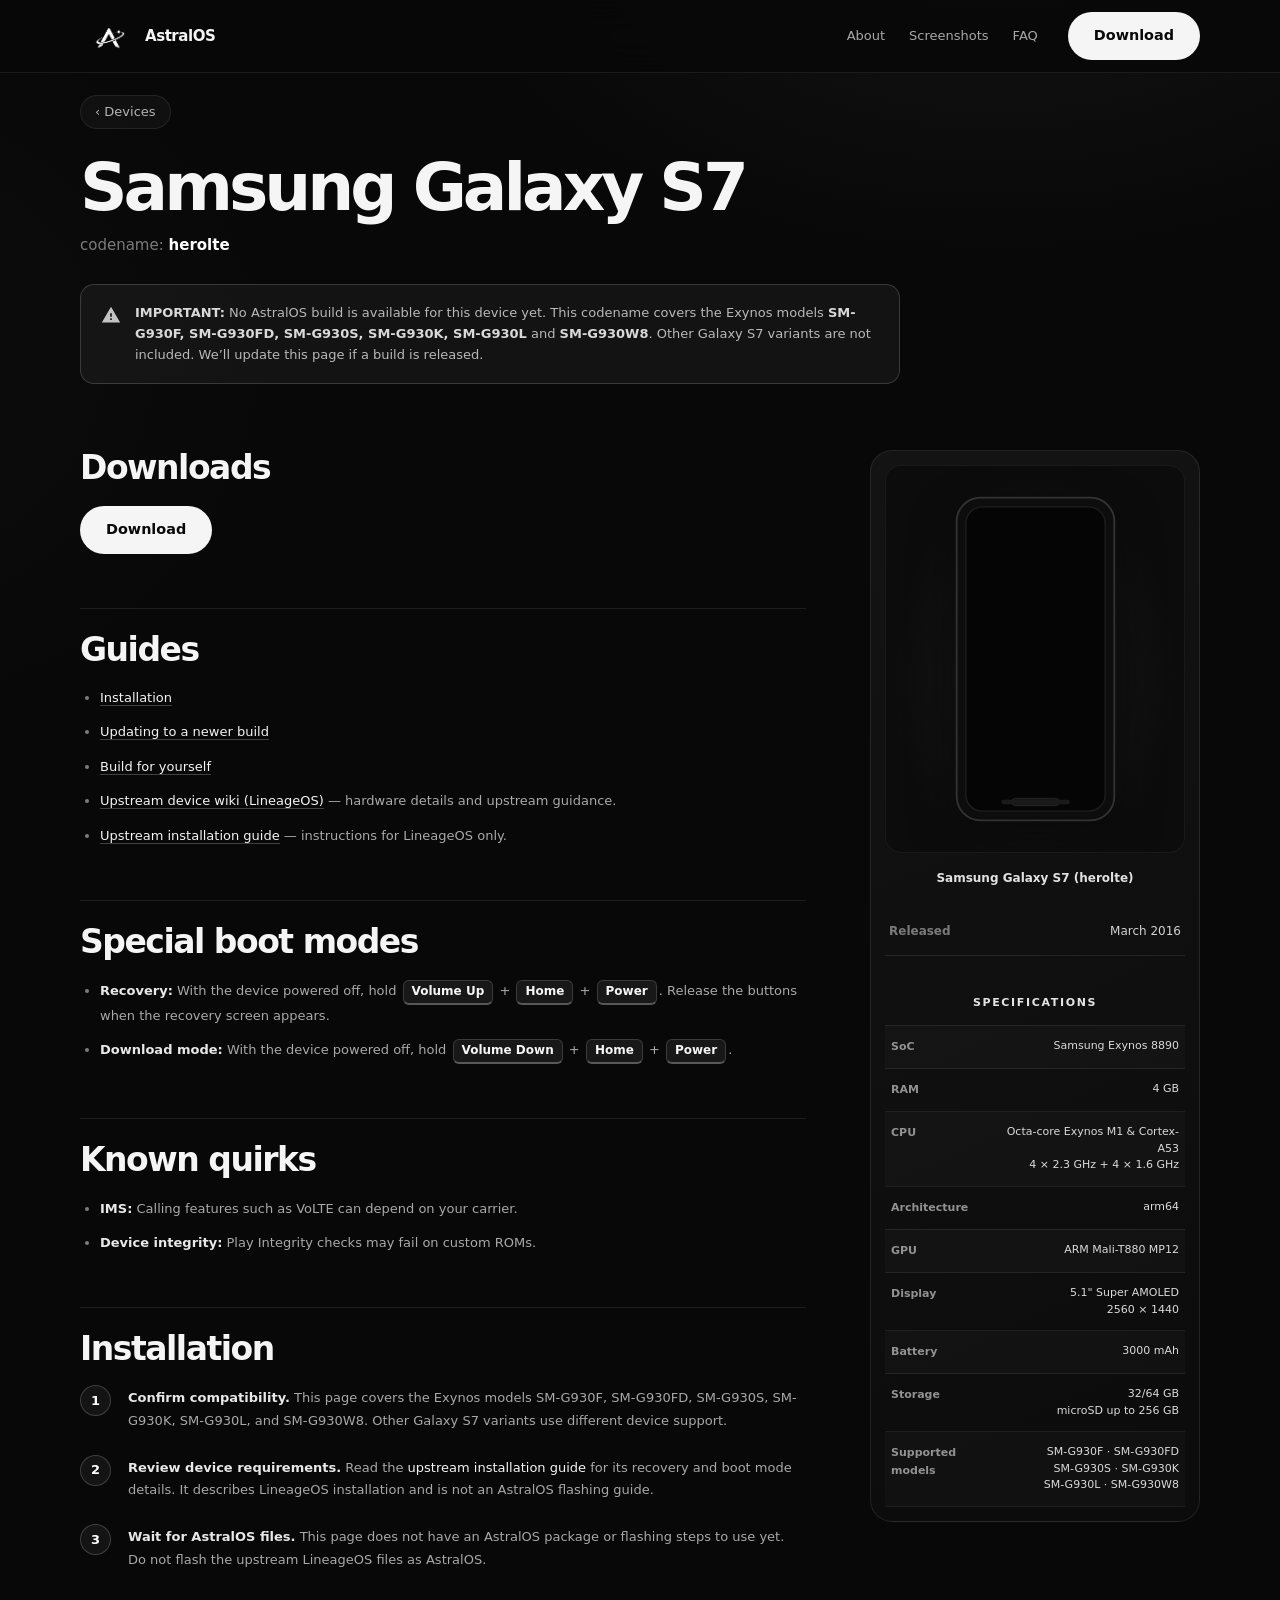
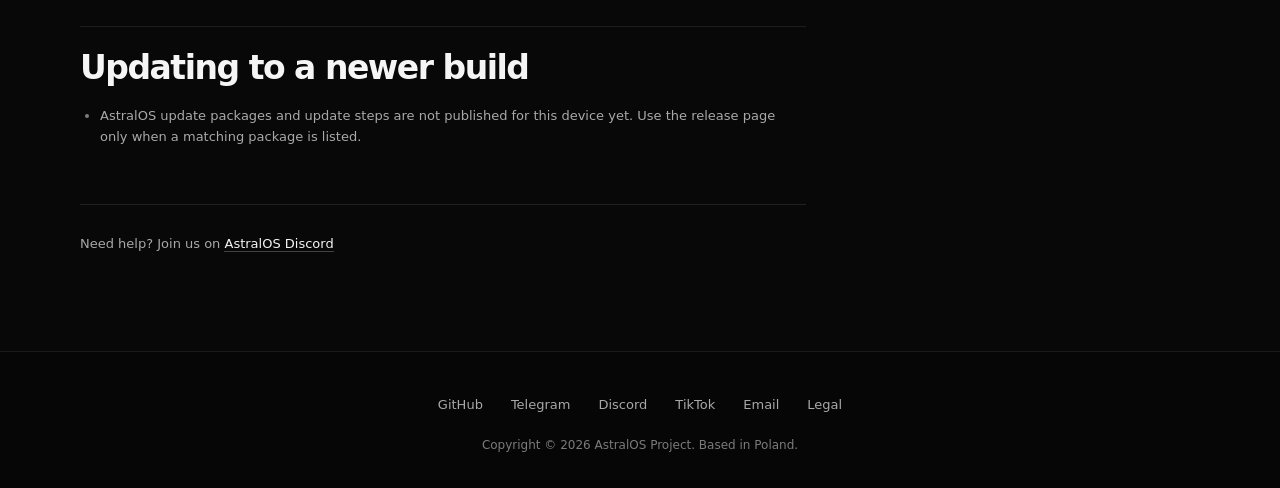
<file: device-herolte.html>
<!DOCTYPE html>
<html lang="en">
<head>
    <meta charset="UTF-8">
    <meta name="viewport" content="width=device-width, initial-scale=1.0">
    <meta name="theme-color" content="#000000">
    <meta name="description" content="AstralOS for Samsung Galaxy S7 (herolte) — device wiki, build status and specifications.">
    <title>Samsung Galaxy S7 | AstralOS</title>
    <link rel="stylesheet" href="style.css">
    <script src="scroll-reveal.js" defer></script>
    <link rel="icon" href="logo.png">
    <script src="download-popup.js" defer></script>
</head>
<body>

    <nav>
        <div class="wrap nav">
            <div class="nav-left">
                <div class="nav-links">
                    <a href="index.html#about">About</a>
                    <a href="index.html#screens">Screenshots</a>
                    <a href="index.html#faq">FAQ</a>
                </div>
            </div>
            <div class="logo"><a href="index.html"><img src="logo.png" alt="AstralOS Logo"></a></div>
            <button type="button" class="btn nav-cta" data-download-soon data-device="Samsung Galaxy S7">Download</button>
        </div>
    </nav>

    <div class="wrap dev-crumb"><a href="downloads.html">&lsaquo; Devices</a></div>

    <section class="dev-hero">
        <div class="wrap">
            <h1>Samsung Galaxy S7</h1>
            <p class="dev-sub">codename: <b>herolte</b></p>
            <div class="dev-warn">
                <svg viewBox="0 0 24 24"><path d="M1 21h22L12 2 1 21zm12-3h-2v-2h2v2zm0-4h-2v-4h2v4z"/></svg>
                <p><b>IMPORTANT:</b> No AstralOS build is available for this device yet. This codename covers the Exynos models <b>SM-G930F, SM-G930FD, SM-G930S, SM-G930K, SM-G930L</b> and <b>SM-G930W8</b>. Other Galaxy S7 variants are not included. We’ll update this page if a build is released.</p>
            </div>
        </div>
    </section>

    <section class="dev-body">
        <div class="wrap dev-layout">

            <div class="dev-main">
                <h2>Downloads</h2>
                <button class="btn" type="button" data-download-soon data-device="Samsung Galaxy S7">Download</button>

                <h2>Guides</h2>
                <ul class="dev-list">
                    <li><a href="#install">Installation</a></li>
                    <li><a href="#update">Updating to a newer build</a></li>
                    <li><a href="https://github.com/AstralOSProject" target="_blank" rel="noopener noreferrer">Build for yourself</a></li>
                    <li><a href="https://lineageos.github.io/lineage_wiki/devices/herolte/" target="_blank" rel="noopener noreferrer">Upstream device wiki (LineageOS)</a> — hardware details and upstream guidance.</li>
                    <li><a href="https://lineageos.github.io/lineage_wiki/devices/herolte/install/" target="_blank" rel="noopener noreferrer">Upstream installation guide</a> — instructions for LineageOS only.</li>
                </ul>

                <h2>Special boot modes</h2>
                <ul class="dev-list">
                    <li><b>Recovery:</b> With the device powered off, hold <kbd>Volume Up</kbd> + <kbd>Home</kbd> + <kbd>Power</kbd>. Release the buttons when the recovery screen appears.</li>
                    <li><b>Download mode:</b> With the device powered off, hold <kbd>Volume Down</kbd> + <kbd>Home</kbd> + <kbd>Power</kbd>.</li>
                </ul>

                <h2>Known quirks</h2>
                <ul class="dev-list">
                    <li><b>IMS:</b> Calling features such as VoLTE can depend on your carrier.</li>
                    <li><b>Device integrity:</b> Play Integrity checks may fail on custom ROMs.</li>
                </ul>

                <h2 id="install">Installation</h2>
                <ol class="dev-steps">
                    <li>
                        <p><b>Confirm compatibility.</b> This page covers the Exynos models SM-G930F, SM-G930FD, SM-G930S, SM-G930K, SM-G930L, and SM-G930W8. Other Galaxy S7 variants use different device support.</p>
                    </li>
                    <li>
                        <p><b>Review device requirements.</b> Read the <a href="https://lineageos.github.io/lineage_wiki/devices/herolte/install/" target="_blank" rel="noopener noreferrer">upstream installation guide</a> for its recovery and boot mode details. It describes LineageOS installation and is not an AstralOS flashing guide.</p>
                    </li>
                    <li>
                        <p><b>Wait for AstralOS files.</b> This page does not have an AstralOS package or flashing steps to use yet. Do not flash the upstream LineageOS files as AstralOS.</p>
                    </li>
                </ol>

                <h2 id="update">Updating to a newer build</h2>
                <ul class="dev-list">
                    <li>AstralOS update packages and update steps are not published for this device yet. Use the release page only when a matching package is listed.</li>
                </ul>

                <div class="dev-help">Need help? Join us on <a href="https://discord.gg/WCUbsQx3kE" target="_blank" rel="noopener noreferrer">AstralOS Discord</a></div>
            </div>

            <aside class="dev-side">
                <div class="dev-photo">
                    <svg viewBox="0 0 180 360" fill="none">
                        <rect x="4" y="4" width="172" height="352" rx="26" fill="#0d0d0d" stroke="#333" stroke-width="2"/>
                        <rect x="14" y="14" width="152" height="332" rx="18" fill="#050505" stroke="#1e1e1e" stroke-width="1.5"/>
                        <rect x="64" y="332" width="52" height="8" rx="4" fill="#171717" stroke="#262626" stroke-width="1"/>
                        <path d="M55 336 h70" stroke="#1a1a1a" stroke-width="5" stroke-linecap="round"/>
                    </svg>
                </div>
                <p class="dev-caption">Samsung Galaxy S7 (herolte)</p>

                <div class="dev-released"><span>Released</span><span>March 2016</span></div>

                <div class="dev-spec-head">Specifications</div>
                <table class="dev-spec">
                    <tr><th>SoC</th><td>Samsung Exynos 8890</td></tr>
                    <tr><th>RAM</th><td>4 GB</td></tr>
                    <tr><th>CPU</th><td>Octa-core Exynos M1 &amp; Cortex-A53<br>4 &times; 2.3 GHz + 4 &times; 1.6 GHz</td></tr>
                    <tr><th>Architecture</th><td>arm64</td></tr>
                    <tr><th>GPU</th><td>ARM Mali-T880 MP12</td></tr>
                    <tr><th>Display</th><td>5.1&quot; Super AMOLED<br>2560 &times; 1440</td></tr>
                    <tr><th>Battery</th><td>3000 mAh</td></tr>
                    <tr><th>Storage</th><td>32/64 GB<br>microSD up to 256 GB</td></tr>
                    <tr><th>Supported models</th><td>SM-G930F &middot; SM-G930FD<br>SM-G930S &middot; SM-G930K<br>SM-G930L &middot; SM-G930W8</td></tr>
                </table>
            </aside>

        </div>
    </section>

    <footer>
        <div class="wrap">
            <div class="social">
                <a href="https://github.com/AstralOSProject" target="_blank">GitHub</a>
                <a href="https://t.me/+lRYgKvE7l-hiZGE0" target="_blank" rel="noopener noreferrer">Telegram</a>
                <a href="https://discord.gg/WCUbsQx3kE" target="_blank">Discord</a>
                <a href="https://www.tiktok.com/@astralosproject" target="_blank">TikTok</a>
                <a href="mailto:astralosproject@proton.me">Email</a>
                <a href="https://astralosproject.github.io/legal/">Legal</a>
            </div>
            <p class="copy">Copyright &copy; 2026 AstralOS Project. Based in Poland.</p>
        </div>
    </footer>

    <dialog class="download-dialog" id="download-soon-dialog" aria-labelledby="download-soon-title" aria-describedby="download-soon-description">
        <div class="download-dialog-inner">
            <button class="download-dialog-close" type="button" data-close-download-soon aria-label="Close">&times;</button>
            <div class="download-dialog-mark" aria-hidden="true">
                <svg viewBox="0 0 24 24"><path d="M12 0l2.4 9.6L24 12l-9.6 2.4L12 24l-2.4-9.6L0 12l9.6-2.4z"/></svg>
            </div>
            <p class="download-dialog-kicker">ASTRALOS DEVICE BUILDS</p>
            <h2 id="download-soon-title">Download Soon</h2>
            <p class="download-dialog-copy" id="download-soon-description">An AstralOS build for No build for <strong class="download-dialog-device" data-popup-device>Samsung Galaxy S7</strong> yet. Check back for updates.</p>
            <div class="download-dialog-actions">
                <a class="btn download-dialog-build" data-popup-build href="#" target="_blank" rel="noopener noreferrer" hidden>View Builds</a>
                <button class="btn" type="button" data-close-download-soon>Got it</button>
            </div>
        </div>
    </dialog>

</body>
</html>
</file>
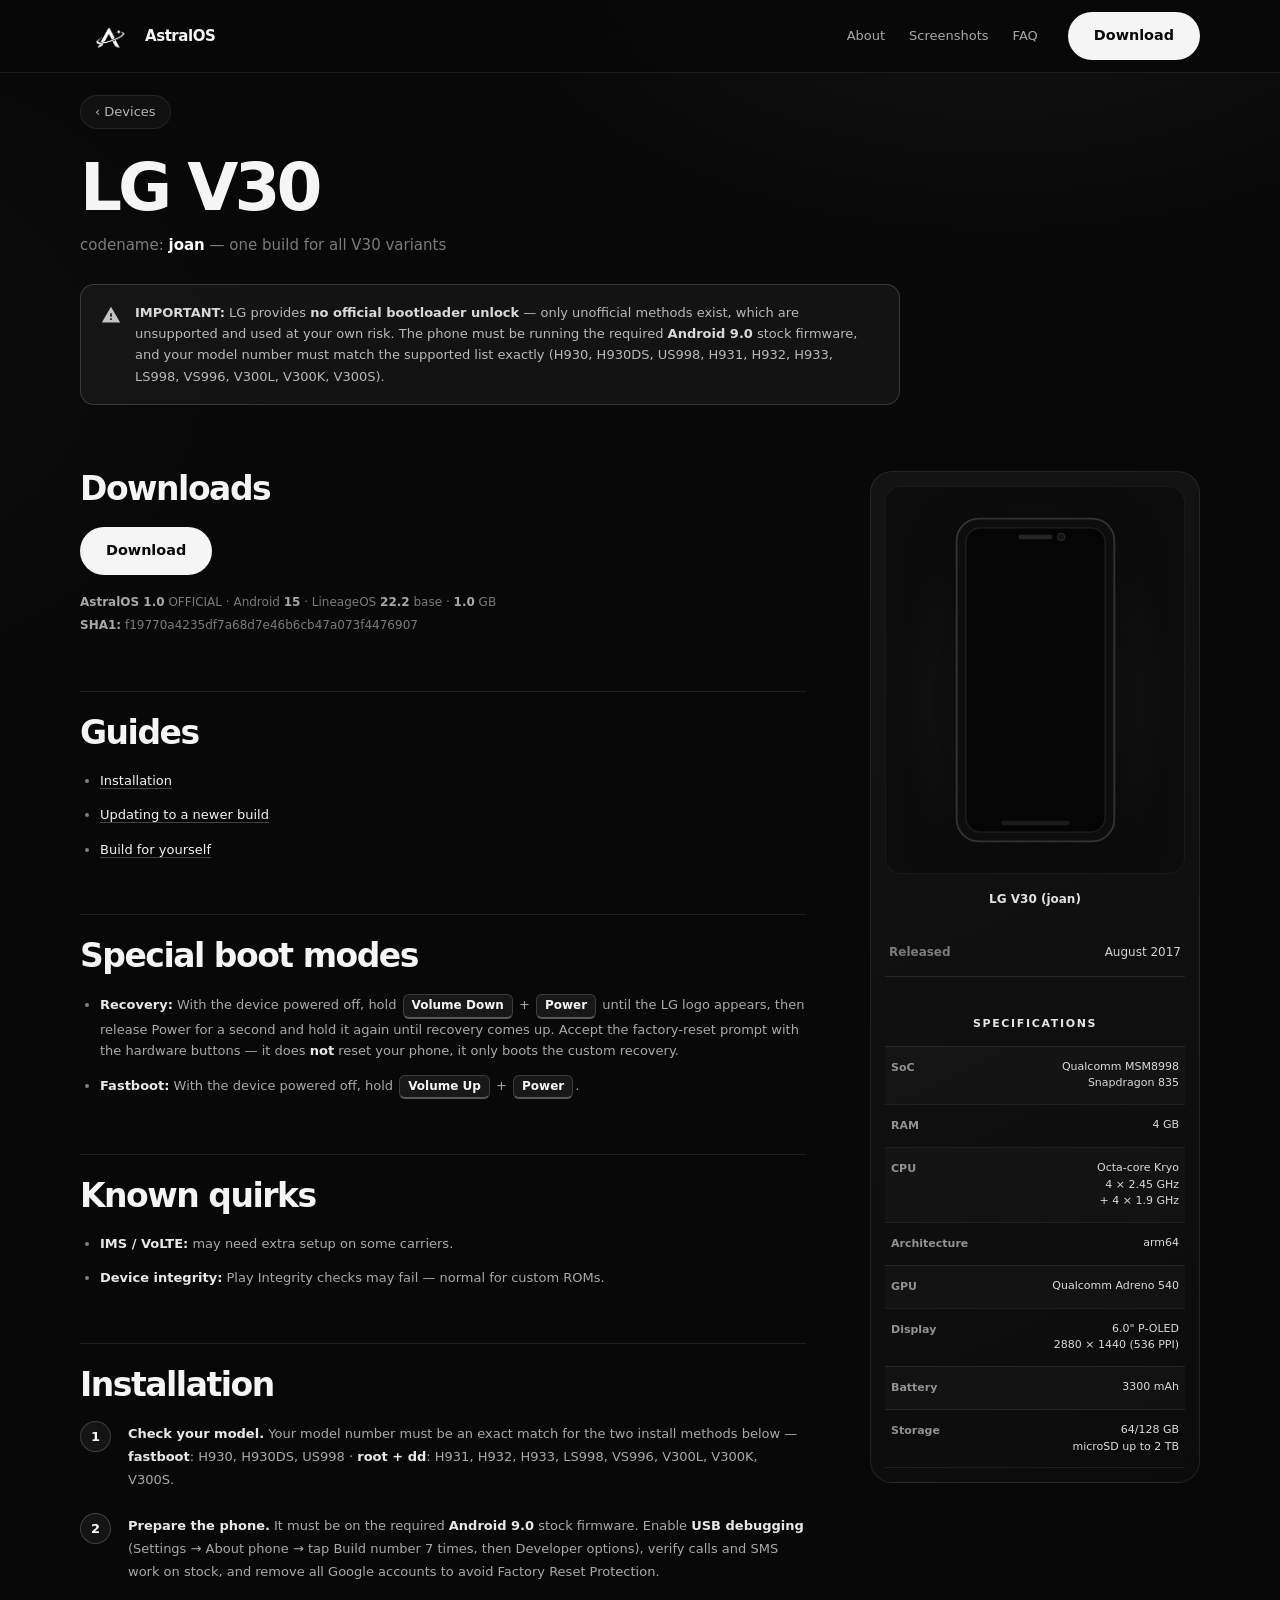
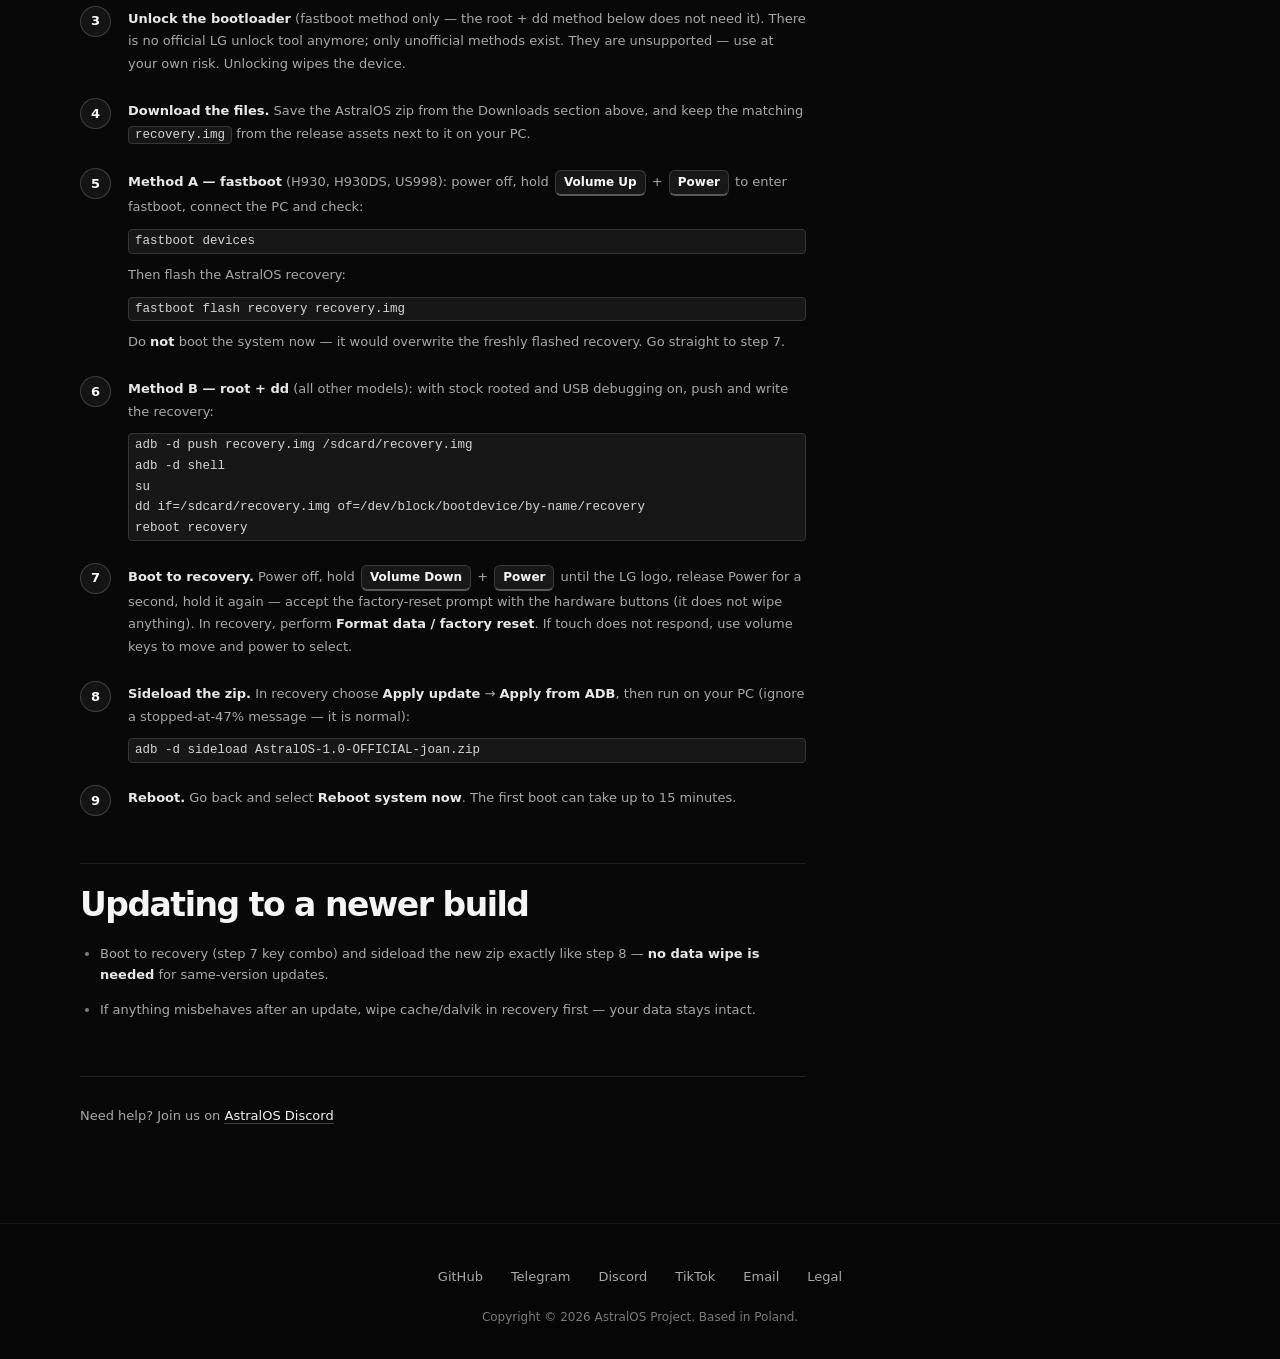
<file: device-joan.html>
<!DOCTYPE html>
<html lang="en">
<head>
    <meta charset="UTF-8">
    <meta name="viewport" content="width=device-width, initial-scale=1.0">
    <meta name="theme-color" content="#000000">
    <meta name="description" content="AstralOS for LG V30 (joan) — download, install guide and phone specs.">
    <title>LG V30 | AstralOS</title>
    <link rel="stylesheet" href="style.css">
    <script src="scroll-reveal.js" defer></script>
    <link rel="icon" href="logo.png">
    <script src="download-popup.js" defer></script>
</head>
<body>

    <nav>
        <div class="wrap nav">
            <div class="nav-left">
                <div class="nav-links">
                    <a href="index.html#about">About</a>
                    <a href="index.html#screens">Screenshots</a>
                    <a href="index.html#faq">FAQ</a>
                </div>
            </div>
            <div class="logo"><a href="index.html"><img src="logo.png" alt="AstralOS Logo"></a></div>
            <button type="button" class="btn nav-cta" data-download-soon data-device="LG V30" data-available="true" data-build-url="https://github.com/AstralOSProject/ota/releases">Download</button>
        </div>
    </nav>

    <div class="wrap dev-crumb"><a href="downloads.html">&lsaquo; Devices</a></div>

    <section class="dev-hero">
        <div class="wrap">
            <h1>LG V30</h1>
            <p class="dev-sub">codename: <b>joan</b> &mdash; one build for all V30 variants</p>
            <div class="dev-warn">
                <svg viewBox="0 0 24 24"><path d="M1 21h22L12 2 1 21zm12-3h-2v-2h2v2zm0-4h-2v-4h2v4z"/></svg>
                <p><b>IMPORTANT:</b> LG provides <b>no official bootloader unlock</b> — only unofficial methods exist, which are unsupported and used at your own risk. The phone must be running the required <b>Android 9.0</b> stock firmware, and your model number must match the supported list exactly (H930, H930DS, US998, H931, H932, H933, LS998, VS996, V300L, V300K, V300S).</p>
            </div>
        </div>
    </section>

    <section class="dev-body">
        <div class="wrap dev-layout">

            <div class="dev-main">
                <h2>Downloads</h2>
                <button class="btn" type="button" data-download-soon data-device="LG V30" data-available="true" data-build-url="https://github.com/AstralOSProject/ota/releases">Download</button>
                <div class="dev-build">
                    <b>AstralOS 1.0</b> OFFICIAL &middot; Android <b>15</b> &middot; LineageOS <b>22.2</b> base &middot; <b>1.0</b> GB<br>
                    <b>SHA1:</b> f19770a4235df7a68d7e46b6cb47a073f4476907
                </div>

                <h2>Guides</h2>
                <ul class="dev-list">
                    <li><a href="#install">Installation</a></li>
                    <li><a href="#update">Updating to a newer build</a></li>
                    <li><a href="https://github.com/AstralOSProject" target="_blank">Build for yourself</a></li>
                </ul>

                <h2>Special boot modes</h2>
                <ul class="dev-list">
                    <li><b>Recovery:</b> With the device powered off, hold <kbd>Volume Down</kbd> + <kbd>Power</kbd> until the LG logo appears, then release Power for a second and hold it again until recovery comes up. Accept the factory-reset prompt with the hardware buttons — it does <b>not</b> reset your phone, it only boots the custom recovery.</li>
                    <li><b>Fastboot:</b> With the device powered off, hold <kbd>Volume Up</kbd> + <kbd>Power</kbd>.</li>
                </ul>

                <h2>Known quirks</h2>
                <ul class="dev-list">
                    <li><b>IMS / VoLTE:</b> may need extra setup on some carriers.</li>
                    <li><b>Device integrity:</b> Play Integrity checks may fail — normal for custom ROMs.</li>
                </ul>

                <h2 id="install">Installation</h2>
                <ol class="dev-steps">
                    <li>
                        <p><b>Check your model.</b> Your model number must be an exact match for the two install methods below — <b>fastboot</b>: H930, H930DS, US998 &middot; <b>root + dd</b>: H931, H932, H933, LS998, VS996, V300L, V300K, V300S.</p>
                    </li>
                    <li>
                        <p><b>Prepare the phone.</b> It must be on the required <b>Android 9.0</b> stock firmware. Enable <b>USB debugging</b> (Settings &rarr; About phone &rarr; tap Build number 7 times, then Developer options), verify calls and SMS work on stock, and remove all Google accounts to avoid Factory Reset Protection.</p>
                    </li>
                    <li>
                        <p><b>Unlock the bootloader</b> (fastboot method only — the root + dd method below does not need it). There is no official LG unlock tool anymore; only unofficial methods exist. They are unsupported — use at your own risk. Unlocking wipes the device.</p>
                    </li>
                    <li>
                        <p><b>Download the files.</b> Save the AstralOS zip from the Downloads section above, and keep the matching <code>recovery.img</code> from the release assets next to it on your PC.</p>
                    </li>
                    <li>
                        <p><b>Method A &mdash; fastboot</b> (H930, H930DS, US998): power off, hold <kbd>Volume Up</kbd> + <kbd>Power</kbd> to enter fastboot, connect the PC and check:</p>
                        <code class="dev-code">fastboot devices</code>
                        <p>Then flash the AstralOS recovery:</p>
                        <code class="dev-code">fastboot flash recovery recovery.img</code>
                        <p>Do <b>not</b> boot the system now — it would overwrite the freshly flashed recovery. Go straight to step 7.</p>
                    </li>
                    <li>
                        <p><b>Method B &mdash; root + dd</b> (all other models): with stock rooted and USB debugging on, push and write the recovery:</p>
                        <code class="dev-code">adb -d push recovery.img /sdcard/recovery.img
adb -d shell
su
dd if=/sdcard/recovery.img of=/dev/block/bootdevice/by-name/recovery
reboot recovery</code>
                    </li>
                    <li>
                        <p><b>Boot to recovery.</b> Power off, hold <kbd>Volume Down</kbd> + <kbd>Power</kbd> until the LG logo, release Power for a second, hold it again — accept the factory-reset prompt with the hardware buttons (it does not wipe anything). In recovery, perform <b>Format data / factory reset</b>. If touch does not respond, use volume keys to move and power to select.</p>
                    </li>
                    <li>
                        <p><b>Sideload the zip.</b> In recovery choose <b>Apply update</b> &rarr; <b>Apply from ADB</b>, then run on your PC (ignore a stopped-at-47% message — it is normal):</p>
                        <code class="dev-code">adb -d sideload AstralOS-1.0-OFFICIAL-joan.zip</code>
                    </li>
                    <li>
                        <p><b>Reboot.</b> Go back and select <b>Reboot system now</b>. The first boot can take up to 15 minutes.</p>
                    </li>
                </ol>

                <h2 id="update">Updating to a newer build</h2>
                <ul class="dev-list">
                    <li>Boot to recovery (step 7 key combo) and sideload the new zip exactly like step 8 — <b>no data wipe is needed</b> for same-version updates.</li>
                    <li>If anything misbehaves after an update, wipe cache/dalvik in recovery first — your data stays intact.</li>
                </ul>

                <div class="dev-help">Need help? Join us on <a href="https://discord.gg/WCUbsQx3kE" target="_blank">AstralOS Discord</a></div>
            </div>

            <aside class="dev-side">
                <div class="dev-photo">
                    <svg viewBox="0 0 180 360" fill="none">
                        <rect x="4" y="4" width="172" height="352" rx="24" fill="#0d0d0d" stroke="#333" stroke-width="2"/>
                        <rect x="14" y="14" width="152" height="332" rx="16" fill="#050505" stroke="#1e1e1e" stroke-width="1.5"/>
                        <path d="M74 24 h32" stroke="#262626" stroke-width="5" stroke-linecap="round"/>
                        <circle cx="118" cy="24" r="4" fill="#141414" stroke="#262626" stroke-width="1.5"/>
                        <path d="M55 336 h70" stroke="#1a1a1a" stroke-width="5" stroke-linecap="round"/>
                    </svg>
                </div>
                <p class="dev-caption">LG V30 (joan)</p>

                <div class="dev-released"><span>Released</span><span>August 2017</span></div>

                <div class="dev-spec-head">Specifications</div>
                <table class="dev-spec">
                    <tr><th>SoC</th><td>Qualcomm MSM8998<br>Snapdragon 835</td></tr>
                    <tr><th>RAM</th><td>4 GB</td></tr>
                    <tr><th>CPU</th><td>Octa-core Kryo<br>4 &times; 2.45 GHz<br>+ 4 &times; 1.9 GHz</td></tr>
                    <tr><th>Architecture</th><td>arm64</td></tr>
                    <tr><th>GPU</th><td>Qualcomm Adreno 540</td></tr>
                    <tr><th>Display</th><td>6.0&quot; P-OLED<br>2880 &times; 1440 (536 PPI)</td></tr>
                    <tr><th>Battery</th><td>3300 mAh</td></tr>
                    <tr><th>Storage</th><td>64/128 GB<br>microSD up to 2 TB</td></tr>
                </table>
            </aside>

        </div>
    </section>

    <footer>
        <div class="wrap">
            <div class="social">
                <a href="https://github.com/AstralOSProject" target="_blank">GitHub</a>
                <a href="https://t.me/+lRYgKvE7l-hiZGE0" target="_blank" rel="noopener noreferrer">Telegram</a>
                <a href="https://discord.gg/WCUbsQx3kE" target="_blank">Discord</a>
                <a href="https://www.tiktok.com/@astralosproject" target="_blank">TikTok</a>
                <a href="mailto:astralosproject@proton.me">Email</a>
                <a href="https://astralosproject.github.io/legal/">Legal</a>
            </div>
            <p class="copy">Copyright &copy; 2026 AstralOS Project. Based in Poland.</p>
        </div>
    </footer>

    <dialog class="download-dialog" id="download-soon-dialog" aria-labelledby="download-soon-title" aria-describedby="download-soon-description">
        <div class="download-dialog-inner">
            <button class="download-dialog-close" type="button" data-close-download-soon aria-label="Close">&times;</button>
            <div class="download-dialog-mark" aria-hidden="true">
                <svg viewBox="0 0 24 24"><path d="M12 0l2.4 9.6L24 12l-9.6 2.4L12 24l-2.4-9.6L0 12l9.6-2.4z"/></svg>
            </div>
            <p class="download-dialog-kicker">ASTRALOS DEVICE BUILDS</p>
            <h2 id="download-soon-title">Download Soon</h2>
            <p class="download-dialog-copy" id="download-soon-description">A build for LG V30 is published.</p>
            <div class="download-dialog-actions">
                <a class="btn download-dialog-build" data-popup-build href="#" target="_blank" rel="noopener noreferrer" hidden>View Builds</a>
                <button class="btn" type="button" data-close-download-soon>Got it</button>
            </div>
        </div>
    </dialog>

</body>
</html>
</file>
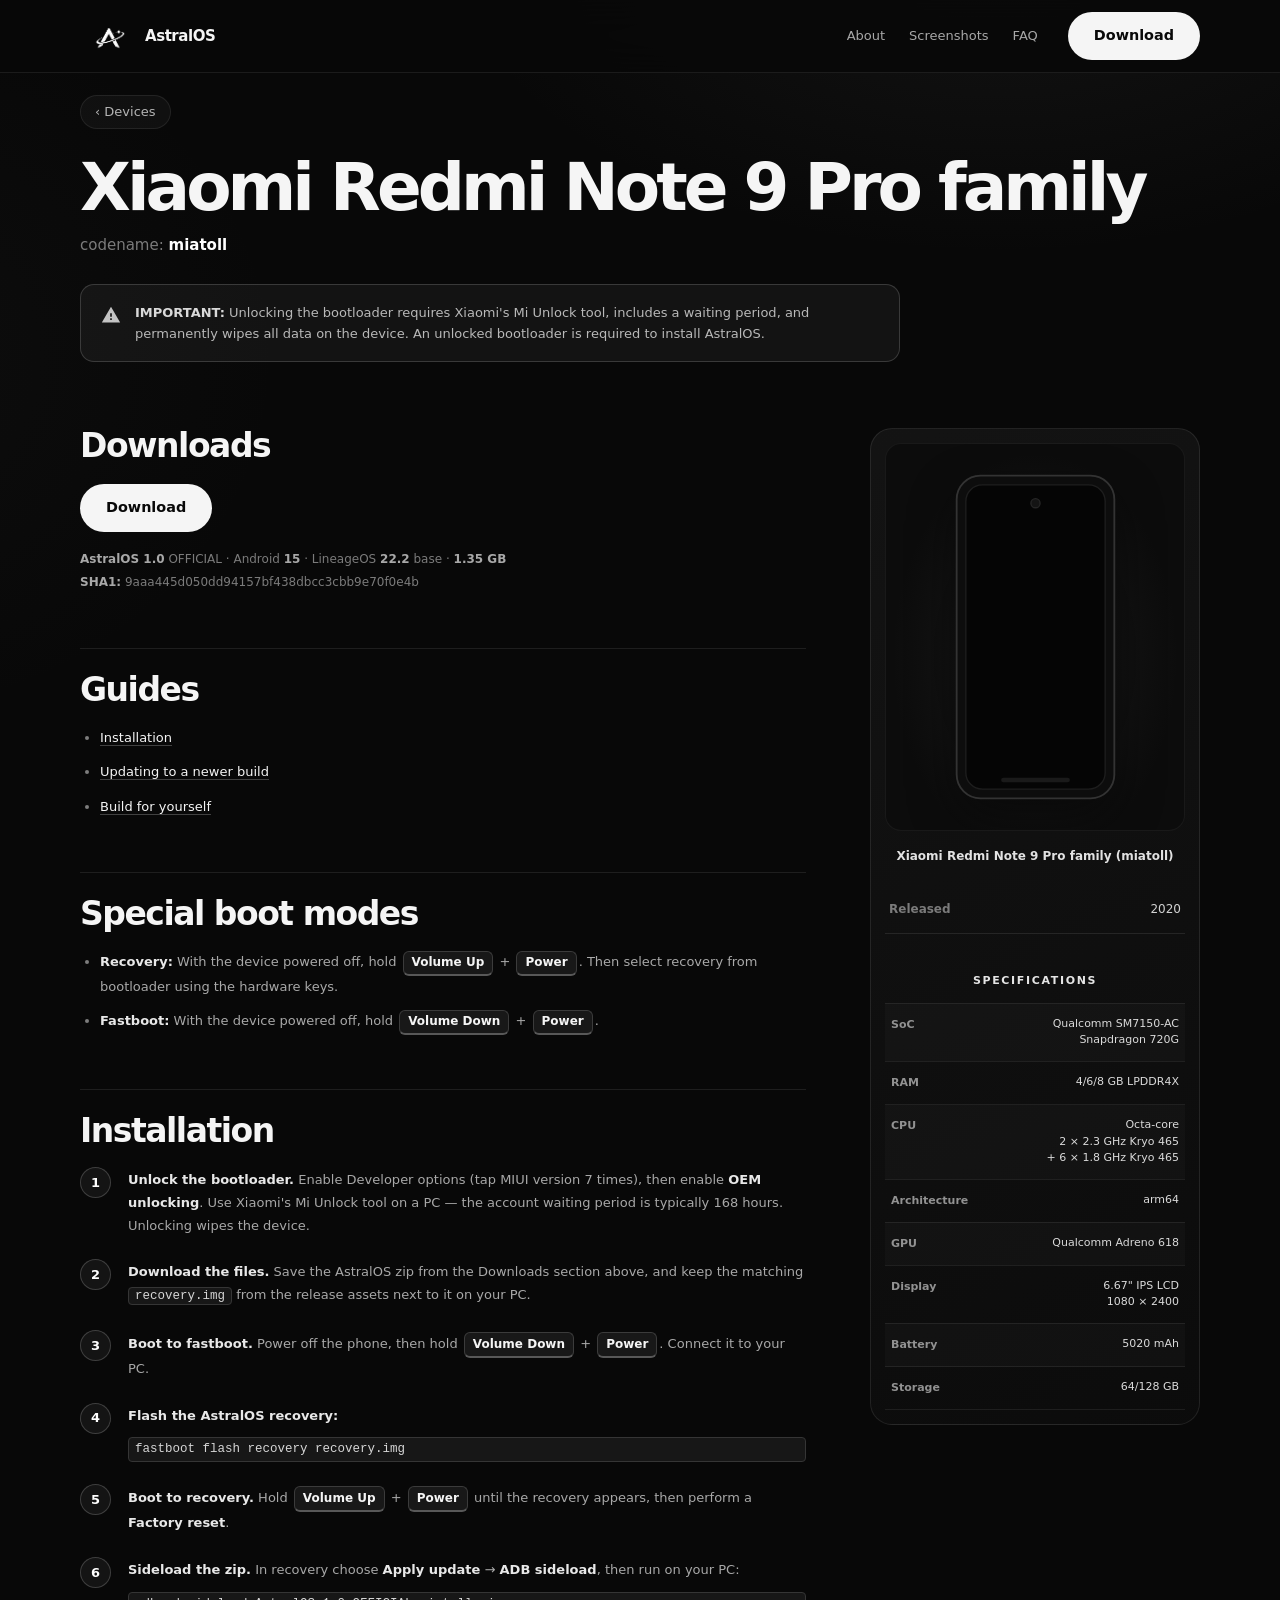
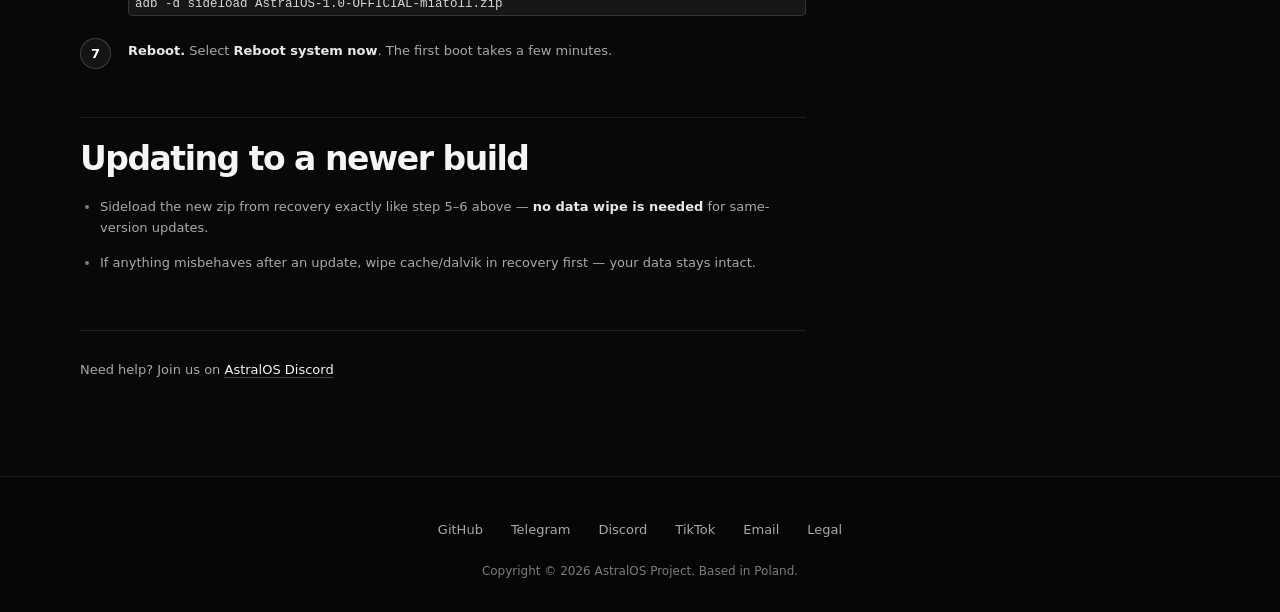
<file: device-miatoll.html>
<!DOCTYPE html>
<html lang="en">
<head>
    <meta charset="UTF-8">
    <meta name="viewport" content="width=device-width, initial-scale=1.0">
    <meta name="theme-color" content="#000000">
    <meta name="description" content="AstralOS for Xiaomi Redmi Note 9 Pro family (miatoll) — download, install guide and phone specs.">
    <title>Xiaomi Redmi Note 9 Pro family | AstralOS</title>
    <link rel="stylesheet" href="style.css">
    <script src="scroll-reveal.js" defer></script>
    <link rel="icon" href="logo.png">
    <script src="download-popup.js" defer></script>
</head>
<body>

    <nav>
        <div class="wrap nav">
            <div class="nav-left">
                <div class="nav-links">
                    <a href="index.html#about">About</a>
                    <a href="index.html#screens">Screenshots</a>
                    <a href="index.html#faq">FAQ</a>
                </div>
            </div>
            <div class="logo"><a href="index.html"><img src="logo.png" alt="AstralOS Logo"></a></div>
            <button type="button" class="btn nav-cta" data-download-soon data-device="Xiaomi Redmi Note 9 Pro family">Download</button>
        </div>
    </nav>

    <div class="wrap dev-crumb"><a href="downloads.html">&lsaquo; Devices</a></div>

    <section class="dev-hero">
        <div class="wrap">
            <h1>Xiaomi Redmi Note 9 Pro family</h1>
            <p class="dev-sub">codename: <b>miatoll</b></p>
            <div class="dev-warn">
                <svg viewBox="0 0 24 24"><path d="M1 21h22L12 2 1 21zm12-3h-2v-2h2v2zm0-4h-2v-4h2v4z"/></svg>
                <p><b>IMPORTANT:</b> Unlocking the bootloader requires Xiaomi's Mi Unlock tool, includes a waiting period, and permanently wipes all data on the device. An unlocked bootloader is required to install AstralOS.</p>
            </div>
        </div>
    </section>

    <section class="dev-body">
        <div class="wrap dev-layout">

            <div class="dev-main">
                <h2>Downloads</h2>
                <button class="btn" type="button" data-download-soon data-device="Xiaomi Redmi Note 9 Pro family">Download</button>
                <div class="dev-build">
                    <b>AstralOS 1.0</b> OFFICIAL &middot; Android <b>15</b> &middot; LineageOS <b>22.2</b> base &middot; <b>1.35 GB</b><br>
                    <b>SHA1:</b> 9aaa445d050dd94157bf438dbcc3cbb9e70f0e4b
                </div>

                <h2>Guides</h2>
                <ul class="dev-list">
                    <li><a href="#install">Installation</a></li>
                    <li><a href="#update">Updating to a newer build</a></li>
                    <li><a href="https://github.com/AstralOSProject" target="_blank">Build for yourself</a></li>
                </ul>

                <h2>Special boot modes</h2>
                <ul class="dev-list">
                    <li><b>Recovery:</b> With the device powered off, hold <kbd>Volume Up</kbd> + <kbd>Power</kbd>. Then select recovery from bootloader using the hardware keys.</li>
                    <li><b>Fastboot:</b> With the device powered off, hold <kbd>Volume Down</kbd> + <kbd>Power</kbd>.</li>
                </ul>

                <h2 id="install">Installation</h2>
                <ol class="dev-steps">
                    <li>
                        <p><b>Unlock the bootloader.</b> Enable Developer options (tap MIUI version 7 times), then enable <b>OEM unlocking</b>. Use Xiaomi's Mi Unlock tool on a PC — the account waiting period is typically 168 hours. Unlocking wipes the device.</p>
                    </li>
                    <li>
                        <p><b>Download the files.</b> Save the AstralOS zip from the Downloads section above, and keep the matching <code>recovery.img</code> from the release assets next to it on your PC.</p>
                    </li>
                    <li>
                        <p><b>Boot to fastboot.</b> Power off the phone, then hold <kbd>Volume Down</kbd> + <kbd>Power</kbd>. Connect it to your PC.</p>
                    </li>
                    <li>
                        <p><b>Flash the AstralOS recovery:</b></p>
                        <code class="dev-code">fastboot flash recovery recovery.img</code>
                    </li>
                    <li>
                        <p><b>Boot to recovery.</b> Hold <kbd>Volume Up</kbd> + <kbd>Power</kbd> until the recovery appears, then perform a <b>Factory reset</b>.</p>
                    </li>
                    <li>
                        <p><b>Sideload the zip.</b> In recovery choose <b>Apply update</b> &rarr; <b>ADB sideload</b>, then run on your PC:</p>
                        <code class="dev-code">adb -d sideload AstralOS-1.0-OFFICIAL-miatoll.zip</code>
                    </li>
                    <li>
                        <p><b>Reboot.</b> Select <b>Reboot system now</b>. The first boot takes a few minutes.</p>
                    </li>
                </ol>

                <h2 id="update">Updating to a newer build</h2>
                <ul class="dev-list">
                    <li>Sideload the new zip from recovery exactly like step 5&ndash;6 above — <b>no data wipe is needed</b> for same-version updates.</li>
                    <li>If anything misbehaves after an update, wipe cache/dalvik in recovery first — your data stays intact.</li>
                </ul>

                <div class="dev-help">Need help? Join us on <a href="https://discord.gg/WCUbsQx3kE" target="_blank">AstralOS Discord</a></div>
            </div>

            <aside class="dev-side">
                <div class="dev-photo">
                    <svg viewBox="0 0 180 360" fill="none">
                        <rect x="4" y="4" width="172" height="352" rx="26" fill="#0d0d0d" stroke="#333" stroke-width="2"/>
                        <rect x="14" y="14" width="152" height="332" rx="18" fill="#050505" stroke="#1e1e1e" stroke-width="1.5"/>
                        <circle cx="90" cy="34" r="5" fill="#141414" stroke="#262626" stroke-width="1.5"/>
                        <path d="M55 336 h70" stroke="#1a1a1a" stroke-width="5" stroke-linecap="round"/>
                    </svg>
                </div>
                <p class="dev-caption">Xiaomi Redmi Note 9 Pro family (miatoll)</p>

                <div class="dev-released"><span>Released</span><span>2020</span></div>

                <div class="dev-spec-head">Specifications</div>
                <table class="dev-spec">
                    <tr><th>SoC</th><td>Qualcomm SM7150-AC<br>Snapdragon 720G</td></tr>
                    <tr><th>RAM</th><td>4/6/8 GB LPDDR4X</td></tr>
                    <tr><th>CPU</th><td>Octa-core<br>2 &times; 2.3 GHz Kryo 465<br>+ 6 &times; 1.8 GHz Kryo 465</td></tr>
                    <tr><th>Architecture</th><td>arm64</td></tr>
                    <tr><th>GPU</th><td>Qualcomm Adreno 618</td></tr>
                    <tr><th>Display</th><td>6.67&quot; IPS LCD<br>1080 &times; 2400</td></tr>
                    <tr><th>Battery</th><td>5020 mAh</td></tr>
                    <tr><th>Storage</th><td>64/128 GB</td></tr>
                </table>
            </aside>

        </div>
    </section>

    <footer>
        <div class="wrap">
            <div class="social">
                <a href="https://github.com/AstralOSProject" target="_blank">GitHub</a>
                <a href="https://t.me/+lRYgKvE7l-hiZGE0" target="_blank" rel="noopener noreferrer">Telegram</a>
                <a href="https://discord.gg/WCUbsQx3kE" target="_blank">Discord</a>
                <a href="https://www.tiktok.com/@astralosproject" target="_blank">TikTok</a>
                <a href="mailto:astralosproject@proton.me">Email</a>
                <a href="https://astralosproject.github.io/legal/">Legal</a>
            </div>
            <p class="copy">Copyright &copy; 2026 AstralOS Project. Based in Poland.</p>
        </div>
    </footer>

    <dialog class="download-dialog" id="download-soon-dialog" aria-labelledby="download-soon-title" aria-describedby="download-soon-description">
        <div class="download-dialog-inner">
            <button class="download-dialog-close" type="button" data-close-download-soon aria-label="Close">&times;</button>
            <div class="download-dialog-mark" aria-hidden="true">
                <svg viewBox="0 0 24 24"><path d="M12 0l2.4 9.6L24 12l-9.6 2.4L12 24l-2.4-9.6L0 12l9.6-2.4z"/></svg>
            </div>
            <p class="download-dialog-kicker">ASTRALOS DEVICE BUILDS</p>
            <h2 id="download-soon-title">Download Soon</h2>
            <p class="download-dialog-copy" id="download-soon-description">No build for Xiaomi Redmi Note 9 Pro family yet. Check back for updates.</p>
            <div class="download-dialog-actions">
                <a class="btn download-dialog-build" data-popup-build href="#" target="_blank" rel="noopener noreferrer" hidden>View Builds</a>
                <button class="btn" type="button" data-close-download-soon>Got it</button>
            </div>
        </div>
    </dialog>

</body>
</html>
</file>
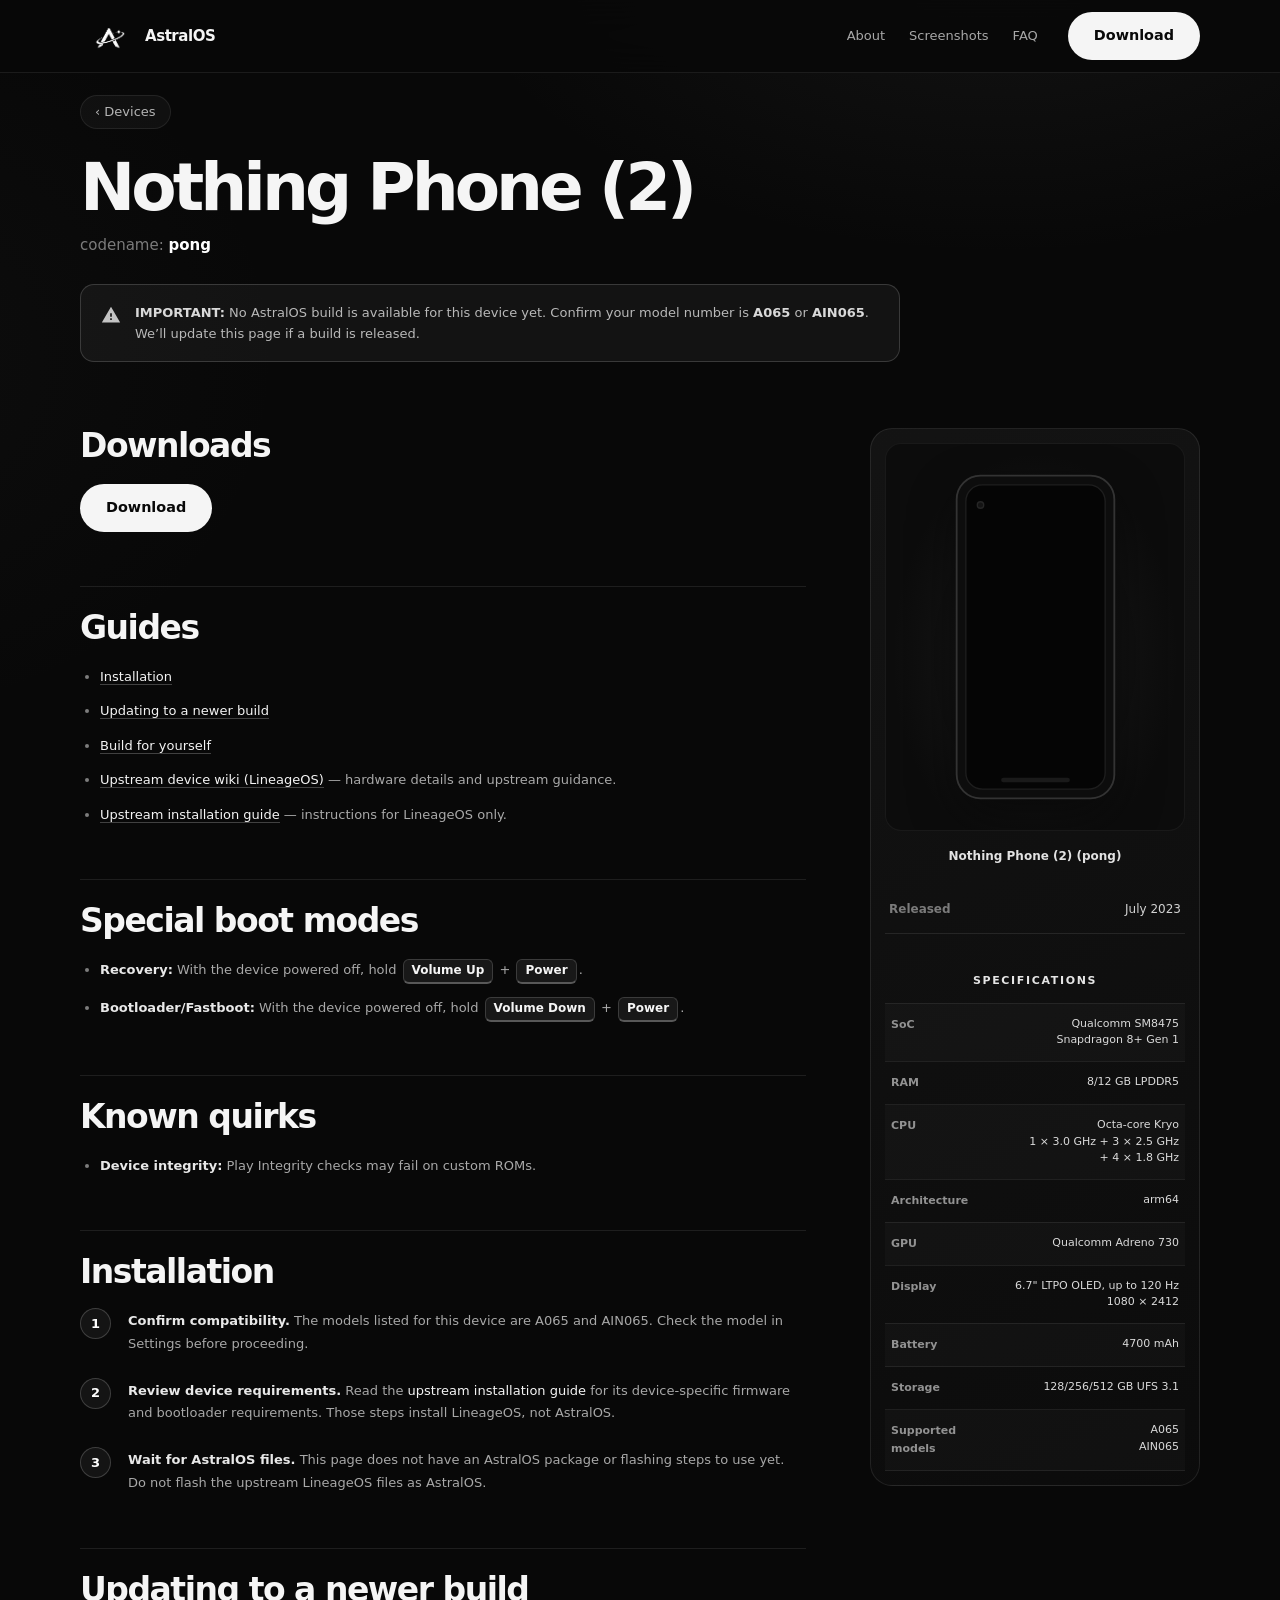
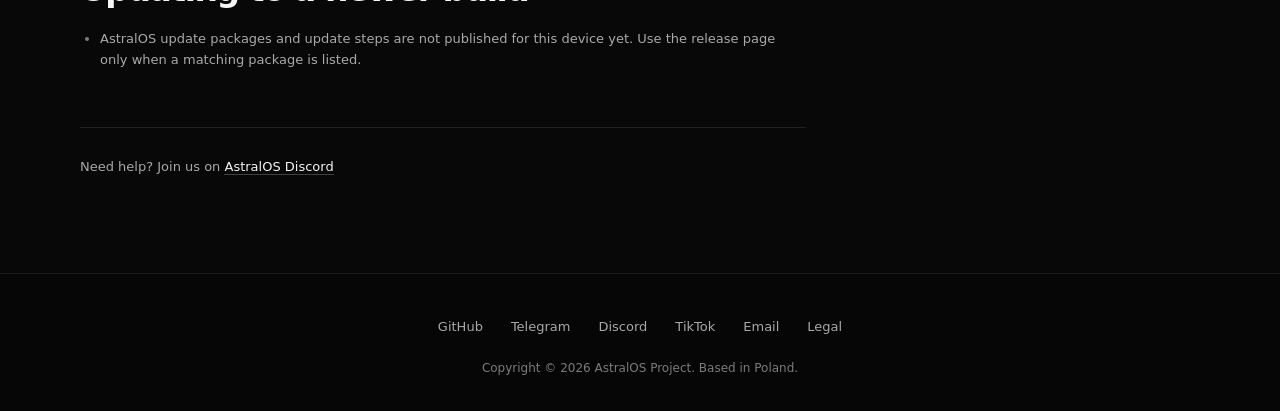
<file: device-pong.html>
<!DOCTYPE html>
<html lang="en">
<head>
    <meta charset="UTF-8">
    <meta name="viewport" content="width=device-width, initial-scale=1.0">
    <meta name="theme-color" content="#000000">
    <meta name="description" content="AstralOS for Nothing Phone (2) (pong) — device wiki, build status and specifications.">
    <title>Nothing Phone (2) | AstralOS</title>
    <link rel="stylesheet" href="style.css">
    <script src="scroll-reveal.js" defer></script>
    <link rel="icon" href="logo.png">
    <script src="download-popup.js" defer></script>
</head>
<body>

    <nav>
        <div class="wrap nav">
            <div class="nav-left">
                <div class="nav-links">
                    <a href="index.html#about">About</a>
                    <a href="index.html#screens">Screenshots</a>
                    <a href="index.html#faq">FAQ</a>
                </div>
            </div>
            <div class="logo"><a href="index.html"><img src="logo.png" alt="AstralOS Logo"></a></div>
            <button type="button" class="btn nav-cta" data-download-soon data-device="Nothing Phone (2)">Download</button>
        </div>
    </nav>

    <div class="wrap dev-crumb"><a href="downloads.html">&lsaquo; Devices</a></div>

    <section class="dev-hero">
        <div class="wrap">
            <h1>Nothing Phone (2)</h1>
            <p class="dev-sub">codename: <b>pong</b></p>
            <div class="dev-warn">
                <svg viewBox="0 0 24 24"><path d="M1 21h22L12 2 1 21zm12-3h-2v-2h2v2zm0-4h-2v-4h2v4z"/></svg>
                <p><b>IMPORTANT:</b> No AstralOS build is available for this device yet. Confirm your model number is <b>A065</b> or <b>AIN065</b>. We’ll update this page if a build is released.</p>
            </div>
        </div>
    </section>

    <section class="dev-body">
        <div class="wrap dev-layout">

            <div class="dev-main">
                <h2>Downloads</h2>
                <button class="btn" type="button" data-download-soon data-device="Nothing Phone (2)">Download</button>

                <h2>Guides</h2>
                <ul class="dev-list">
                    <li><a href="#install">Installation</a></li>
                    <li><a href="#update">Updating to a newer build</a></li>
                    <li><a href="https://github.com/AstralOSProject" target="_blank" rel="noopener noreferrer">Build for yourself</a></li>
                    <li><a href="https://lineageos.github.io/lineage_wiki/devices/Pong/" target="_blank" rel="noopener noreferrer">Upstream device wiki (LineageOS)</a> — hardware details and upstream guidance.</li>
                    <li><a href="https://lineageos.github.io/lineage_wiki/devices/Pong/install/" target="_blank" rel="noopener noreferrer">Upstream installation guide</a> — instructions for LineageOS only.</li>
                </ul>

                <h2>Special boot modes</h2>
                <ul class="dev-list">
                    <li><b>Recovery:</b> With the device powered off, hold <kbd>Volume Up</kbd> + <kbd>Power</kbd>.</li>
                    <li><b>Bootloader/Fastboot:</b> With the device powered off, hold <kbd>Volume Down</kbd> + <kbd>Power</kbd>.</li>
                </ul>

                <h2>Known quirks</h2>
                <ul class="dev-list">
                    <li><b>Device integrity:</b> Play Integrity checks may fail on custom ROMs.</li>
                </ul>

                <h2 id="install">Installation</h2>
                <ol class="dev-steps">
                    <li>
                        <p><b>Confirm compatibility.</b> The models listed for this device are A065 and AIN065. Check the model in Settings before proceeding.</p>
                    </li>
                    <li>
                        <p><b>Review device requirements.</b> Read the <a href="https://lineageos.github.io/lineage_wiki/devices/Pong/install/" target="_blank" rel="noopener noreferrer">upstream installation guide</a> for its device-specific firmware and bootloader requirements. Those steps install LineageOS, not AstralOS.</p>
                    </li>
                    <li>
                        <p><b>Wait for AstralOS files.</b> This page does not have an AstralOS package or flashing steps to use yet. Do not flash the upstream LineageOS files as AstralOS.</p>
                    </li>
                </ol>

                <h2 id="update">Updating to a newer build</h2>
                <ul class="dev-list">
                    <li>AstralOS update packages and update steps are not published for this device yet. Use the release page only when a matching package is listed.</li>
                </ul>

                <div class="dev-help">Need help? Join us on <a href="https://discord.gg/WCUbsQx3kE" target="_blank" rel="noopener noreferrer">AstralOS Discord</a></div>
            </div>

            <aside class="dev-side">
                <div class="dev-photo">
                    <svg viewBox="0 0 180 360" fill="none">
                        <rect x="4" y="4" width="172" height="352" rx="26" fill="#0d0d0d" stroke="#333" stroke-width="2"/>
                        <rect x="14" y="14" width="152" height="332" rx="18" fill="#050505" stroke="#1e1e1e" stroke-width="1.5"/>
                        <circle cx="30" cy="36" r="3.5" fill="#141414" stroke="#262626" stroke-width="1.5"/>
                        <path d="M55 336 h70" stroke="#1a1a1a" stroke-width="5" stroke-linecap="round"/>
                    </svg>
                </div>
                <p class="dev-caption">Nothing Phone (2) (pong)</p>

                <div class="dev-released"><span>Released</span><span>July 2023</span></div>

                <div class="dev-spec-head">Specifications</div>
                <table class="dev-spec">
                    <tr><th>SoC</th><td>Qualcomm SM8475<br>Snapdragon 8+ Gen 1</td></tr>
                    <tr><th>RAM</th><td>8/12 GB LPDDR5</td></tr>
                    <tr><th>CPU</th><td>Octa-core Kryo<br>1 &times; 3.0 GHz + 3 &times; 2.5 GHz<br>+ 4 &times; 1.8 GHz</td></tr>
                    <tr><th>Architecture</th><td>arm64</td></tr>
                    <tr><th>GPU</th><td>Qualcomm Adreno 730</td></tr>
                    <tr><th>Display</th><td>6.7&quot; LTPO OLED, up to 120 Hz<br>1080 &times; 2412</td></tr>
                    <tr><th>Battery</th><td>4700 mAh</td></tr>
                    <tr><th>Storage</th><td>128/256/512 GB UFS 3.1</td></tr>
                    <tr><th>Supported models</th><td>A065<br>AIN065</td></tr>
                </table>
            </aside>

        </div>
    </section>

    <footer>
        <div class="wrap">
            <div class="social">
                <a href="https://github.com/AstralOSProject" target="_blank">GitHub</a>
                <a href="https://t.me/+lRYgKvE7l-hiZGE0" target="_blank" rel="noopener noreferrer">Telegram</a>
                <a href="https://discord.gg/WCUbsQx3kE" target="_blank">Discord</a>
                <a href="https://www.tiktok.com/@astralosproject" target="_blank">TikTok</a>
                <a href="mailto:astralosproject@proton.me">Email</a>
                <a href="https://astralosproject.github.io/legal/">Legal</a>
            </div>
            <p class="copy">Copyright &copy; 2026 AstralOS Project. Based in Poland.</p>
        </div>
    </footer>

    <dialog class="download-dialog" id="download-soon-dialog" aria-labelledby="download-soon-title" aria-describedby="download-soon-description">
        <div class="download-dialog-inner">
            <button class="download-dialog-close" type="button" data-close-download-soon aria-label="Close">&times;</button>
            <div class="download-dialog-mark" aria-hidden="true">
                <svg viewBox="0 0 24 24"><path d="M12 0l2.4 9.6L24 12l-9.6 2.4L12 24l-2.4-9.6L0 12l9.6-2.4z"/></svg>
            </div>
            <p class="download-dialog-kicker">ASTRALOS DEVICE BUILDS</p>
            <h2 id="download-soon-title">Download Soon</h2>
            <p class="download-dialog-copy" id="download-soon-description">An AstralOS build for No build for <strong class="download-dialog-device" data-popup-device>Nothing Phone (2)</strong> yet. Check back for updates.</p>
            <div class="download-dialog-actions">
                <a class="btn download-dialog-build" data-popup-build href="#" target="_blank" rel="noopener noreferrer" hidden>View Builds</a>
                <button class="btn" type="button" data-close-download-soon>Got it</button>
            </div>
        </div>
    </dialog>

</body>
</html>
</file>
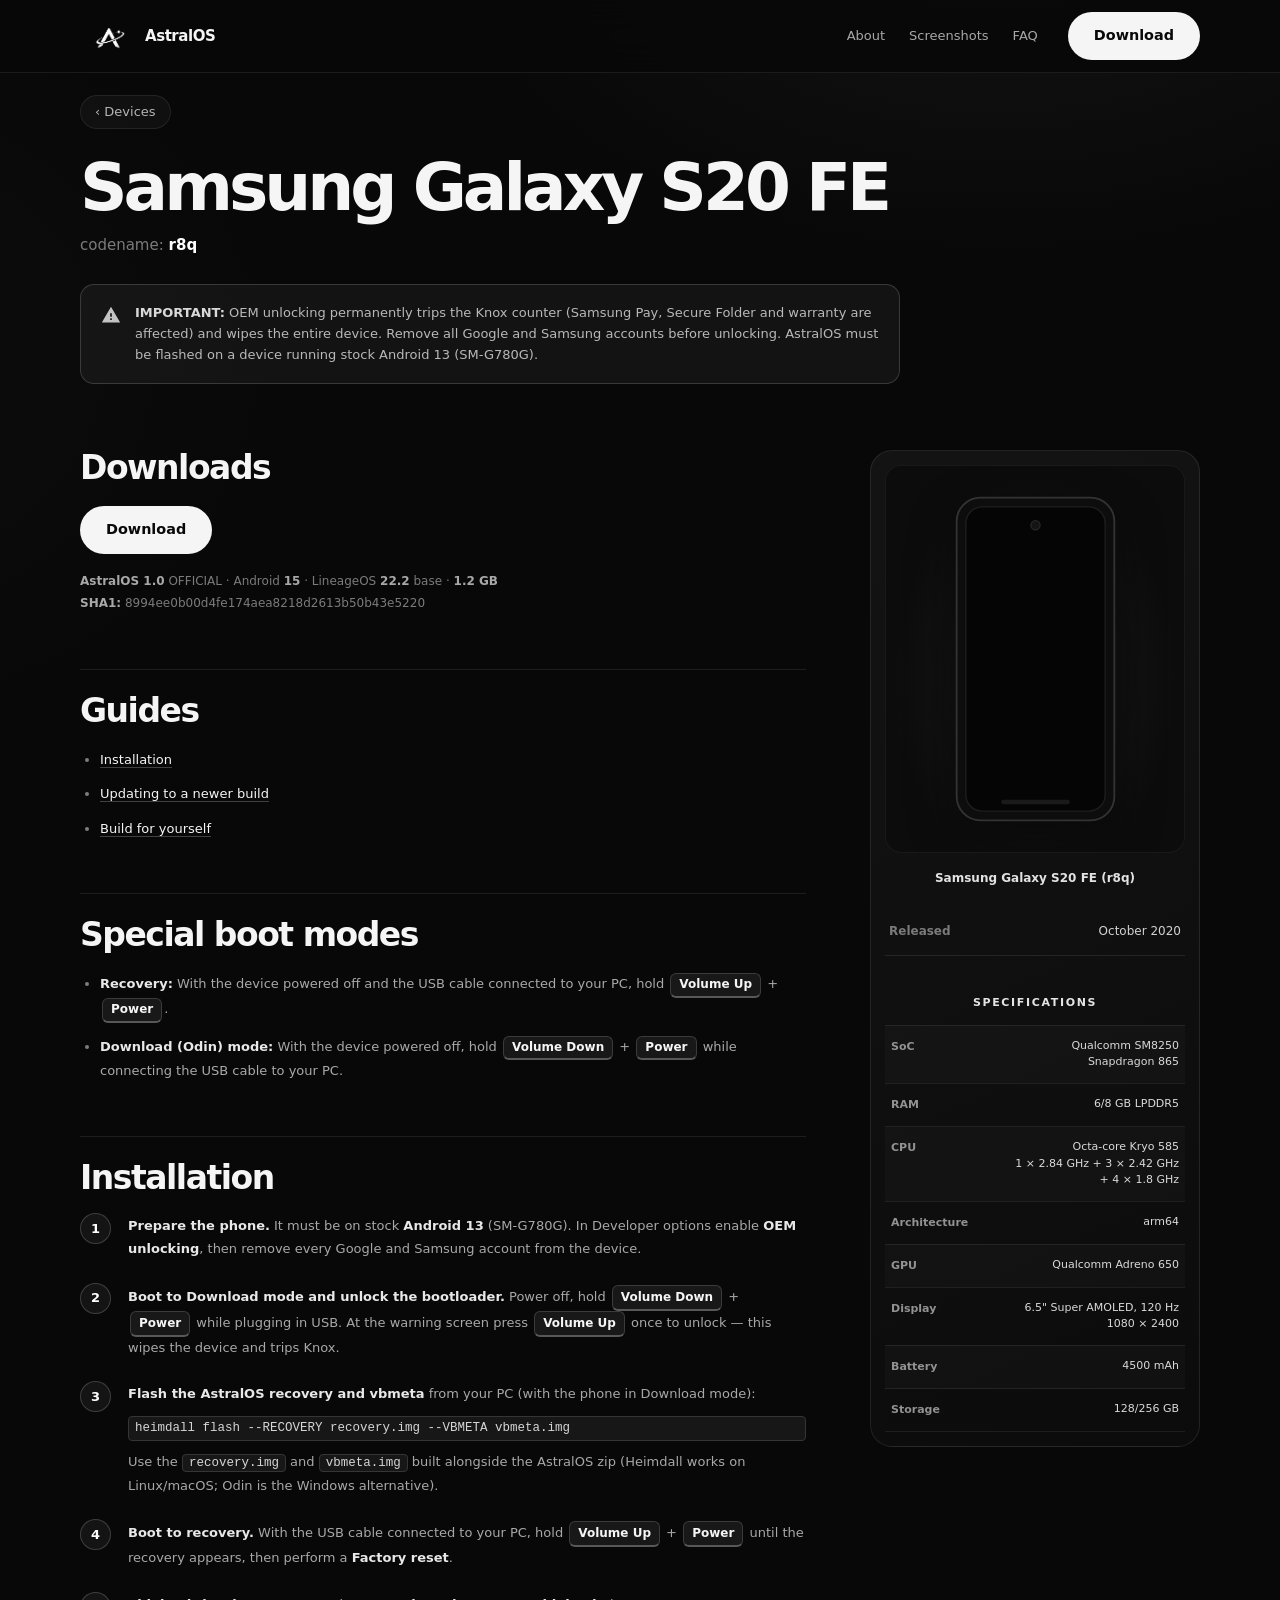
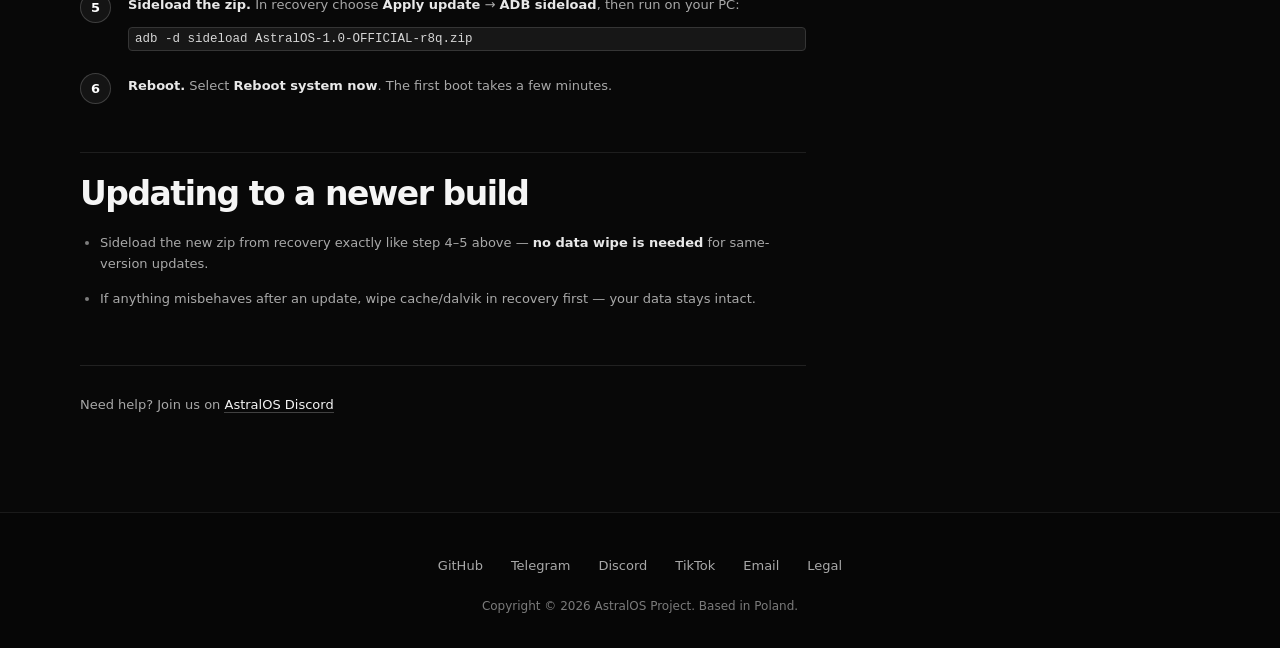
<file: device-r8q.html>
<!DOCTYPE html>
<html lang="en">
<head>
    <meta charset="UTF-8">
    <meta name="viewport" content="width=device-width, initial-scale=1.0">
    <meta name="theme-color" content="#000000">
    <meta name="description" content="AstralOS for Samsung Galaxy S20 FE (r8q) — download, install guide and phone specs.">
    <title>Samsung Galaxy S20 FE | AstralOS</title>
    <link rel="stylesheet" href="style.css">
    <script src="scroll-reveal.js" defer></script>
    <link rel="icon" href="logo.png">
    <script src="download-popup.js" defer></script>
</head>
<body>

    <nav>
        <div class="wrap nav">
            <div class="nav-left">
                <div class="nav-links">
                    <a href="index.html#about">About</a>
                    <a href="index.html#screens">Screenshots</a>
                    <a href="index.html#faq">FAQ</a>
                </div>
            </div>
            <div class="logo"><a href="index.html"><img src="logo.png" alt="AstralOS Logo"></a></div>
            <button type="button" class="btn nav-cta" data-download-soon data-device="Samsung Galaxy S20 FE" data-available="true" data-build-url="https://github.com/AstralOSProject/ota/releases">Download</button>
        </div>
    </nav>

    <div class="wrap dev-crumb"><a href="downloads.html">&lsaquo; Devices</a></div>

    <section class="dev-hero">
        <div class="wrap">
            <h1>Samsung Galaxy S20 FE</h1>
            <p class="dev-sub">codename: <b>r8q</b></p>
            <div class="dev-warn">
                <svg viewBox="0 0 24 24"><path d="M1 21h22L12 2 1 21zm12-3h-2v-2h2v2zm0-4h-2v-4h2v4z"/></svg>
                <p><b>IMPORTANT:</b> OEM unlocking permanently trips the Knox counter (Samsung Pay, Secure Folder and warranty are affected) and wipes the entire device. Remove all Google and Samsung accounts before unlocking. AstralOS must be flashed on a device running stock Android 13 (SM-G780G).</p>
            </div>
        </div>
    </section>

    <section class="dev-body">
        <div class="wrap dev-layout">

            <div class="dev-main">
                <h2>Downloads</h2>
                <button class="btn" type="button" data-download-soon data-device="Samsung Galaxy S20 FE" data-available="true" data-build-url="https://github.com/AstralOSProject/ota/releases">Download</button>
                <div class="dev-build">
                    <b>AstralOS 1.0</b> OFFICIAL &middot; Android <b>15</b> &middot; LineageOS <b>22.2</b> base &middot; <b>1.2 GB</b><br>
                    <b>SHA1:</b> 8994ee0b00d4fe174aea8218d2613b50b43e5220
                </div>

                <h2>Guides</h2>
                <ul class="dev-list">
                    <li><a href="#install">Installation</a></li>
                    <li><a href="#update">Updating to a newer build</a></li>
                    <li><a href="https://github.com/AstralOSProject" target="_blank">Build for yourself</a></li>
                </ul>

                <h2>Special boot modes</h2>
                <ul class="dev-list">
                    <li><b>Recovery:</b> With the device powered off and the USB cable connected to your PC, hold <kbd>Volume Up</kbd> + <kbd>Power</kbd>.</li>
                    <li><b>Download (Odin) mode:</b> With the device powered off, hold <kbd>Volume Down</kbd> + <kbd>Power</kbd> while connecting the USB cable to your PC.</li>
                </ul>

                <h2 id="install">Installation</h2>
                <ol class="dev-steps">
                    <li>
                        <p><b>Prepare the phone.</b> It must be on stock <b>Android 13</b> (SM-G780G). In Developer options enable <b>OEM unlocking</b>, then remove every Google and Samsung account from the device.</p>
                    </li>
                    <li>
                        <p><b>Boot to Download mode and unlock the bootloader.</b> Power off, hold <kbd>Volume Down</kbd> + <kbd>Power</kbd> while plugging in USB. At the warning screen press <kbd>Volume Up</kbd> once to unlock — this wipes the device and trips Knox.</p>
                    </li>
                    <li>
                        <p><b>Flash the AstralOS recovery and vbmeta</b> from your PC (with the phone in Download mode):</p>
                        <code class="dev-code">heimdall flash --RECOVERY recovery.img --VBMETA vbmeta.img</code>
                        <p>Use the <code>recovery.img</code> and <code>vbmeta.img</code> built alongside the AstralOS zip (Heimdall works on Linux/macOS; Odin is the Windows alternative).</p>
                    </li>
                    <li>
                        <p><b>Boot to recovery.</b> With the USB cable connected to your PC, hold <kbd>Volume Up</kbd> + <kbd>Power</kbd> until the recovery appears, then perform a <b>Factory reset</b>.</p>
                    </li>
                    <li>
                        <p><b>Sideload the zip.</b> In recovery choose <b>Apply update</b> &rarr; <b>ADB sideload</b>, then run on your PC:</p>
                        <code class="dev-code">adb -d sideload AstralOS-1.0-OFFICIAL-r8q.zip</code>
                    </li>
                    <li>
                        <p><b>Reboot.</b> Select <b>Reboot system now</b>. The first boot takes a few minutes.</p>
                    </li>
                </ol>

                <h2 id="update">Updating to a newer build</h2>
                <ul class="dev-list">
                    <li>Sideload the new zip from recovery exactly like step 4&ndash;5 above — <b>no data wipe is needed</b> for same-version updates.</li>
                    <li>If anything misbehaves after an update, wipe cache/dalvik in recovery first — your data stays intact.</li>
                </ul>

                <div class="dev-help">Need help? Join us on <a href="https://discord.gg/WCUbsQx3kE" target="_blank">AstralOS Discord</a></div>
            </div>

            <aside class="dev-side">
                <div class="dev-photo">
                    <svg viewBox="0 0 180 360" fill="none">
                        <rect x="4" y="4" width="172" height="352" rx="26" fill="#0d0d0d" stroke="#333" stroke-width="2"/>
                        <rect x="14" y="14" width="152" height="332" rx="18" fill="#050505" stroke="#1e1e1e" stroke-width="1.5"/>
                        <circle cx="90" cy="34" r="5" fill="#141414" stroke="#262626" stroke-width="1.5"/>
                        <path d="M55 336 h70" stroke="#1a1a1a" stroke-width="5" stroke-linecap="round"/>
                    </svg>
                </div>
                <p class="dev-caption">Samsung Galaxy S20 FE (r8q)</p>

                <div class="dev-released"><span>Released</span><span>October 2020</span></div>

                <div class="dev-spec-head">Specifications</div>
                <table class="dev-spec">
                    <tr><th>SoC</th><td>Qualcomm SM8250<br>Snapdragon 865</td></tr>
                    <tr><th>RAM</th><td>6/8 GB LPDDR5</td></tr>
                    <tr><th>CPU</th><td>Octa-core Kryo 585<br>1 &times; 2.84 GHz + 3 &times; 2.42 GHz<br>+ 4 &times; 1.8 GHz</td></tr>
                    <tr><th>Architecture</th><td>arm64</td></tr>
                    <tr><th>GPU</th><td>Qualcomm Adreno 650</td></tr>
                    <tr><th>Display</th><td>6.5&quot; Super AMOLED, 120 Hz<br>1080 &times; 2400</td></tr>
                    <tr><th>Battery</th><td>4500 mAh</td></tr>
                    <tr><th>Storage</th><td>128/256 GB</td></tr>
                </table>
            </aside>

        </div>
    </section>

    <footer>
        <div class="wrap">
            <div class="social">
                <a href="https://github.com/AstralOSProject" target="_blank">GitHub</a>
                <a href="https://t.me/+lRYgKvE7l-hiZGE0" target="_blank" rel="noopener noreferrer">Telegram</a>
                <a href="https://discord.gg/WCUbsQx3kE" target="_blank">Discord</a>
                <a href="https://www.tiktok.com/@astralosproject" target="_blank">TikTok</a>
                <a href="mailto:astralosproject@proton.me">Email</a>
                <a href="https://astralosproject.github.io/legal/">Legal</a>
            </div>
            <p class="copy">Copyright &copy; 2026 AstralOS Project. Based in Poland.</p>
        </div>
    </footer>

    <dialog class="download-dialog" id="download-soon-dialog" aria-labelledby="download-soon-title" aria-describedby="download-soon-description">
        <div class="download-dialog-inner">
            <button class="download-dialog-close" type="button" data-close-download-soon aria-label="Close">&times;</button>
            <div class="download-dialog-mark" aria-hidden="true">
                <svg viewBox="0 0 24 24"><path d="M12 0l2.4 9.6L24 12l-9.6 2.4L12 24l-2.4-9.6L0 12l9.6-2.4z"/></svg>
            </div>
            <p class="download-dialog-kicker">ASTRALOS DEVICE BUILDS</p>
            <h2 id="download-soon-title">Download Soon</h2>
            <p class="download-dialog-copy" id="download-soon-description">A build for Samsung Galaxy S20 FE is published.</p>
            <div class="download-dialog-actions">
                <a class="btn download-dialog-build" data-popup-build href="#" target="_blank" rel="noopener noreferrer" hidden>View Builds</a>
                <button class="btn" type="button" data-close-download-soon>Got it</button>
            </div>
        </div>
    </dialog>

</body>
</html>
</file>
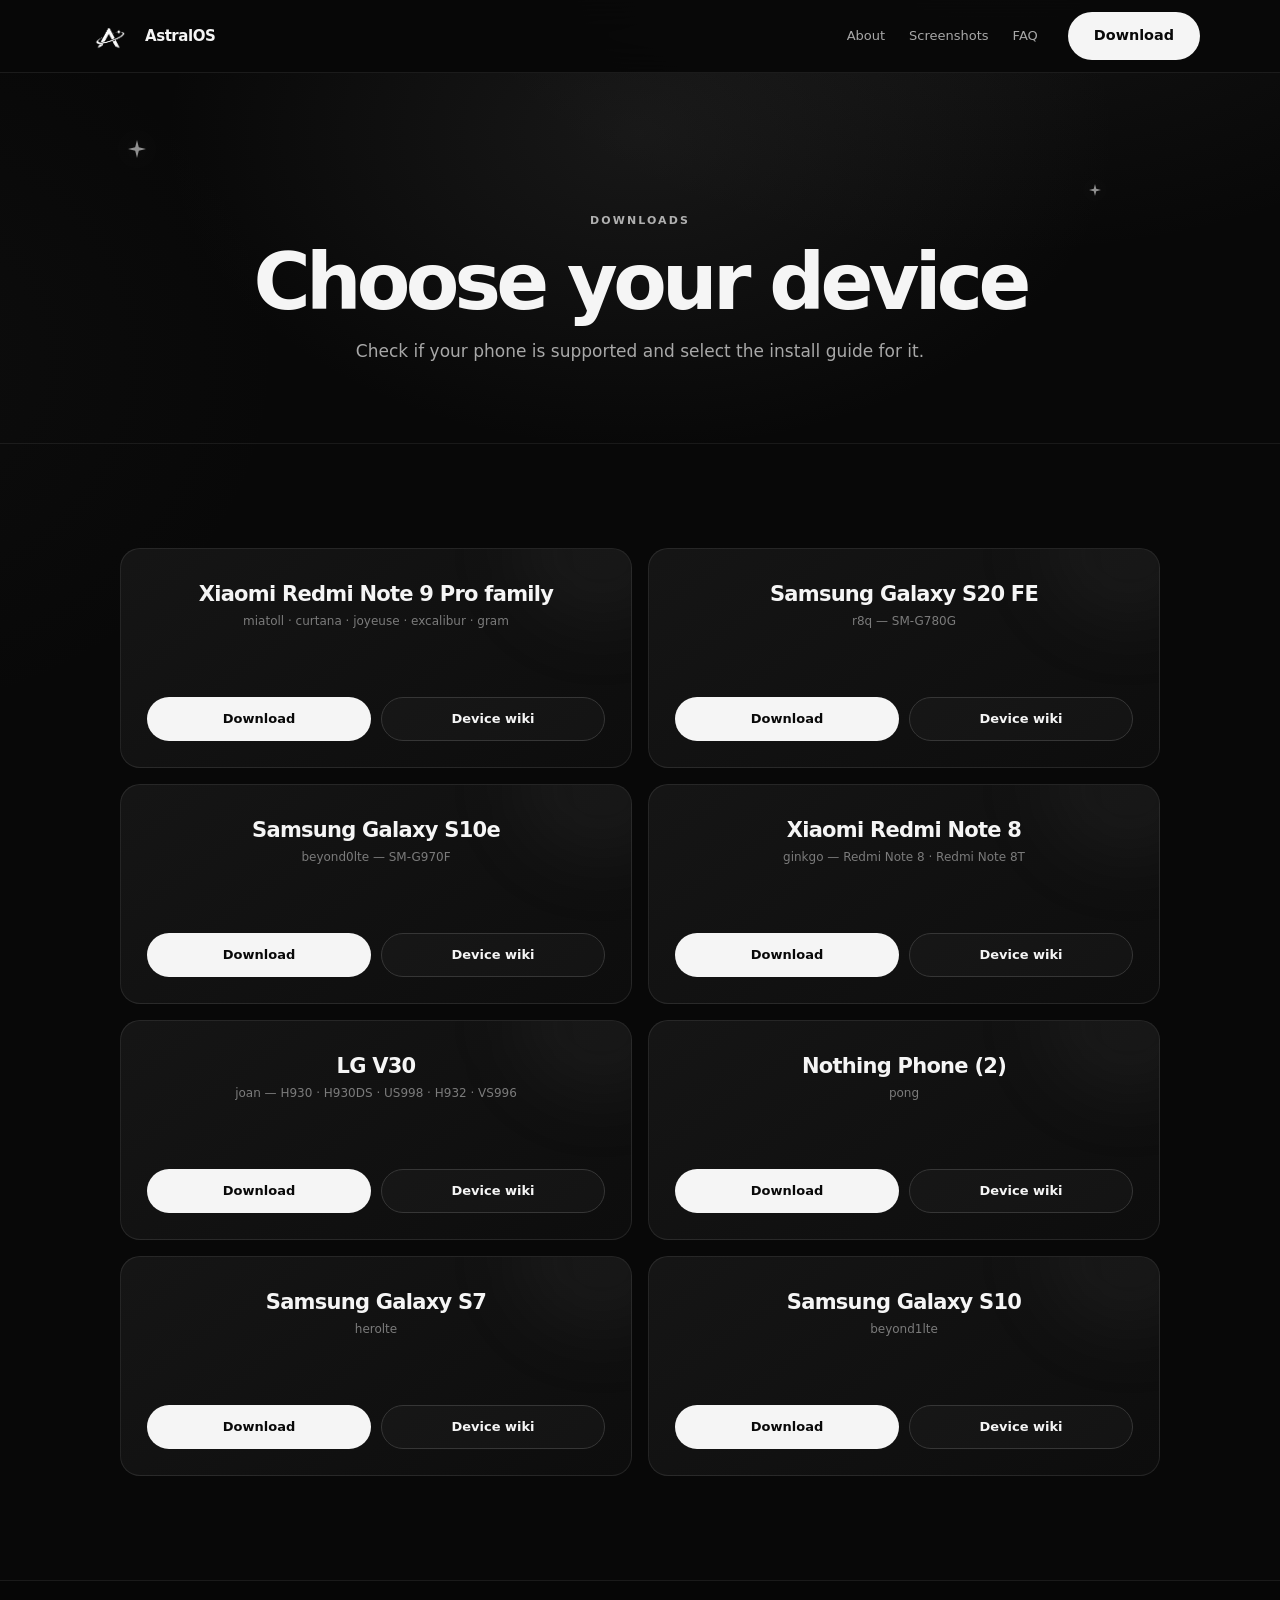
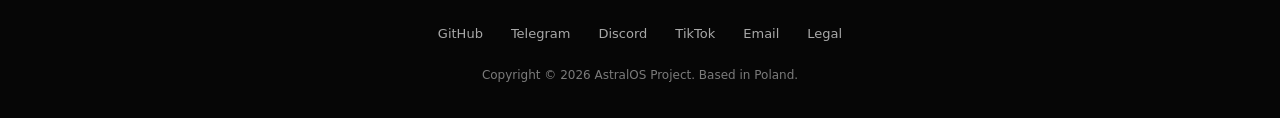
<file: downloads.html>
<!DOCTYPE html>
<html lang="en">
<head>
    <meta charset="UTF-8">
    <meta name="viewport" content="width=device-width, initial-scale=1.0">
    <meta name="theme-color" content="#000000">
    <meta name="description" content="Download AstralOS — free, open source Android 15 custom ROM.">
    <title>Downloads | AstralOS</title>
    <link rel="stylesheet" href="style.css">
    <script src="scroll-reveal.js" defer></script>
    <link rel="icon" href="logo.png">
    <script src="download-popup.js" defer></script>
</head>
<body>

    <nav>
        <div class="wrap nav">
            <div class="nav-left">
                <div class="nav-links">
                    <a href="index.html#about">About</a>
                    <a href="index.html#screens">Screenshots</a>
                    <a href="index.html#faq">FAQ</a>
                </div>
            </div>
            <div class="logo"><a href="index.html"><img src="logo.png" alt="AstralOS Logo"></a></div>
            <a href="downloads.html" class="btn nav-cta">Download</a>
        </div>
    </nav>

    <section class="dl-header">
        <svg class="star" style="top: 18%; left: 10%;" viewBox="0 0 24 24" fill="white"><path d="M12 0l2.4 9.6L24 12l-9.6 2.4L12 24l-2.4-9.6L0 12l9.6-2.4z"/></svg>
        <svg class="star" style="top: 30%; right: 14%; width: 12px;" viewBox="0 0 24 24" fill="white"><path d="M12 0l2.4 9.6L24 12l-9.6 2.4L12 24l-2.4-9.6L0 12l9.6-2.4z"/></svg>
        <div class="wrap">
            <p class="kicker">Downloads</p>
            <h1>Choose your device</h1>
            <p class="lead">Check if your phone is supported and select the install guide for it.</p>
        </div>
    </section>

    <section>
        <div class="wrap">
            <div class="dl-grid">

                <div class="card dl-card">
                    <div class="dl-device">Xiaomi Redmi Note 9 Pro family</div>
                    <div class="dl-codenames">miatoll &middot; curtana &middot; joyeuse &middot; excalibur &middot; gram</div>
                    <div class="dl-actions">
                        <button class="btn" type="button" data-download-soon data-device="Xiaomi Redmi Note 9 Pro family">Download</button>
                        <a class="btn-ghost" href="device-miatoll.html">Device wiki</a>
                    </div>
                </div>

                <div class="card dl-card">
                    <div class="dl-device">Samsung Galaxy S20 FE</div>
                    <div class="dl-codenames">r8q &mdash; SM-G780G</div>
                    <div class="dl-actions">
                        <button class="btn" type="button" data-download-soon data-device="Samsung Galaxy S20 FE" data-available="true" data-build-url="https://github.com/AstralOSProject/ota/releases">Download</button>
                        <a class="btn-ghost" href="device-r8q.html">Device wiki</a>
                    </div>
                </div>

                <div class="card dl-card">
                    <div class="dl-device">Samsung Galaxy S10e</div>
                    <div class="dl-codenames">beyond0lte &mdash; SM-G970F</div>
                    <div class="dl-actions">
                        <button class="btn" type="button" data-download-soon data-device="Samsung Galaxy S10e" data-available="true" data-build-url="https://github.com/AstralOSProject/ota/releases">Download</button>
                        <a class="btn-ghost" href="device-beyond0lte.html">Device wiki</a>
                    </div>
                </div>

                <div class="card dl-card">
                    <div class="dl-device">Xiaomi Redmi Note 8</div>
                    <div class="dl-codenames">ginkgo &mdash; Redmi Note 8 &middot; Redmi Note 8T</div>
                    <div class="dl-actions">
                        <button class="btn" type="button" data-download-soon data-device="Xiaomi Redmi Note 8">Download</button>
                        <a class="btn-ghost" href="device-ginkgo.html">Device wiki</a>
                    </div>
                </div>

                <div class="card dl-card">
                    <div class="dl-device">LG V30</div>
                    <div class="dl-codenames">joan &mdash; H930 &middot; H930DS &middot; US998 &middot; H932 &middot; VS996</div>
                    <div class="dl-actions">
                        <button class="btn" type="button" data-download-soon data-device="LG V30" data-available="true" data-build-url="https://github.com/AstralOSProject/ota/releases">Download</button>
                        <a class="btn-ghost" href="device-joan.html">Device wiki</a>
                    </div>
                </div>

                <div class="card dl-card">
                    <div class="dl-device">Nothing Phone (2)</div>
                    <div class="dl-codenames">pong</div>
                    <div class="dl-actions">
                        <button class="btn" type="button" data-download-soon data-device="Nothing Phone (2)">Download</button>
                        <a class="btn-ghost" href="device-pong.html">Device wiki</a>
                    </div>
                </div>

                <div class="card dl-card">
                    <div class="dl-device">Samsung Galaxy S7</div>
                    <div class="dl-codenames">herolte</div>
                    <div class="dl-actions">
                        <button class="btn" type="button" data-download-soon data-device="Samsung Galaxy S7">Download</button>
                        <a class="btn-ghost" href="device-herolte.html">Device wiki</a>
                    </div>
                </div>

                <div class="card dl-card">
                    <div class="dl-device">Samsung Galaxy S10</div>
                    <div class="dl-codenames">beyond1lte</div>
                    <div class="dl-actions">
                        <button class="btn" type="button" data-download-soon data-device="Samsung Galaxy S10">Download</button>
                        <a class="btn-ghost" href="device-beyond1lte.html">Device wiki</a>
                    </div>
                </div>

            </div>
        </div>
    </section>

    <footer>
        <div class="wrap">
            <div class="social">
                <a href="https://github.com/AstralOSProject" target="_blank">GitHub</a>
                <a href="https://t.me/+lRYgKvE7l-hiZGE0" target="_blank" rel="noopener noreferrer">Telegram</a>
                <a href="https://discord.gg/WCUbsQx3kE" target="_blank">Discord</a>
                <a href="https://www.tiktok.com/@astralosproject" target="_blank">TikTok</a>
                <a href="mailto:astralosproject@proton.me">Email</a>
                <a href="https://astralosproject.github.io/legal/">Legal</a>
            </div>
            <p class="copy">Copyright &copy; 2026 AstralOS Project. Based in Poland.</p>
        </div>
    </footer>

    <dialog class="download-dialog" id="download-soon-dialog" aria-labelledby="download-soon-title" aria-describedby="download-soon-description">
        <div class="download-dialog-inner">
            <button class="download-dialog-close" type="button" data-close-download-soon aria-label="Close">&times;</button>
            <div class="download-dialog-mark" aria-hidden="true">
                <svg viewBox="0 0 24 24"><path d="M12 0l2.4 9.6L24 12l-9.6 2.4L12 24l-2.4-9.6L0 12l9.6-2.4z"/></svg>
            </div>
            <p class="download-dialog-kicker">AstralOS device builds</p>
            <h2 id="download-soon-title">Download Soon</h2>
            <p class="download-dialog-copy" id="download-soon-description">An AstralOS build for No build for <strong class="download-dialog-device" data-popup-device>this device</strong> yet. Check back for updates!</p>
            <div class="download-dialog-actions">
                <a class="btn download-dialog-build" data-popup-build href="#" target="_blank" rel="noopener noreferrer" hidden>View Builds</a>
                <button class="btn" type="button" data-close-download-soon>OK</button>
            </div>
        </div>
    </dialog>

</body>
</html>
</file>
<file: style.css>
:root {
    color-scheme: dark;
    --b: #080808;
    --w: #f5f5f5;
    --g: #a8a8a8;
    --k: #7b7b7b;
    --l: #2b2b2b;
    --card: #121212;
    --nav: rgba(8, 8, 8, 0.82);
    --accent: #fff;
    --accent-soft: rgba(255, 255, 255, 0.12);
    --m: 1120px;
    --mt: 800px;
}

* { box-sizing: border-box; margin: 0; padding: 0; }

html { scroll-behavior: smooth; scroll-padding-top: 88px; }

body {
    min-height: 100vh;
    background: radial-gradient(ellipse 820px 480px at 78% -8%, rgba(108, 108, 108, 0.12), transparent 68%), radial-gradient(ellipse 620px 520px at -12% 40%, rgba(84, 84, 84, 0.07), transparent 70%), var(--b);
    background-attachment: fixed;
    color: var(--w);
    font-family: Inter, ui-sans-serif, system-ui, -apple-system, BlinkMacSystemFont, "Segoe UI", sans-serif;
    line-height: 1.65;
    -webkit-font-smoothing: antialiased;
    overflow-x: hidden;
}

a { color: var(--w); text-decoration: none; }
img { display: block; }
::selection { color: #0b0b0b; background: #c4c4c4; }
:focus-visible { outline: 2px solid var(--accent); outline-offset: 4px; }

.wrap { width: min(var(--m), calc(100% - 48px)); margin: auto; }
.wrap-text { width: min(var(--mt), calc(100% - 48px)); margin: auto; }

nav {
    position: sticky;
    top: 0;
    z-index: 1000;
    background: var(--nav);
    border-bottom: 1px solid rgba(255, 255, 255, 0.08);
    backdrop-filter: blur(18px) saturate(140%);
    -webkit-backdrop-filter: blur(18px) saturate(140%);
}

.nav {
    min-height: 72px;
    display: flex;
    align-items: center;
    justify-content: space-between;
}

.logo { order: 0; }
.nav-left { order: 1; margin-left: auto; }
.nav-cta { order: 2; margin-left: 30px; }
.nav-links { display: flex; gap: 24px; font-size: 13px; }
.nav-links a { position: relative; color: var(--g); transition: color 180ms ease; white-space: nowrap; }
.nav-links a::after { position: absolute; right: 0; bottom: -7px; left: 0; height: 1px; background: var(--accent); content: ""; transform: scaleX(0); transform-origin: left; transition: transform 180ms ease; }
.nav-links a:hover { color: var(--w); }
.nav-links a:hover::after { transform: scaleX(1); }

.logo { display: flex; align-items: center; }
.logo a { display: inline-flex; align-items: center; gap: 7px; color: var(--w); font-size: 15px; font-weight: 700; letter-spacing: -0.03em; }
.logo img { height: 58px; width: 58px; transition: transform 220ms ease; }
.logo a::after { content: "AstralOS"; }
.logo a:hover img { transform: rotate(-5deg) scale(1.04); }

.btn {
    display: inline-flex;
    align-items: center;
    justify-content: center;
    min-height: 48px;
    background: var(--w);
    color: #090909;
    padding: 0 26px;
    border-radius: 50px;
    font-size: 0.9rem;
    font-weight: 700;
    line-height: 1.1;
    transition: transform 180ms ease, background 180ms ease, box-shadow 180ms ease, opacity 180ms ease;
}
.btn:hover { opacity: 1; background: #fff; transform: translateY(-2px); box-shadow: 0 8px 26px rgba(218, 218, 218, 0.16); }
button.btn { border: 0; font-family: inherit; cursor: pointer; }

.btn-ghost {
    display: inline-flex;
    align-items: center;
    justify-content: center;
    min-height: 48px;
    background: rgba(255, 255, 255, 0.025);
    color: var(--w);
    border: 1px solid #363636;
    padding: 0 24px;
    border-radius: 50px;
    font-size: 0.9rem;
    font-weight: 700;
    transition: background 180ms ease, border-color 180ms ease, transform 180ms ease;
}
.btn-ghost:hover { background: rgba(255, 255, 255, 0.07); border-color: #727272; transform: translateY(-2px); }

.kicker {
    color: #b0b0b0;
    text-transform: uppercase;
    letter-spacing: 0.19em;
    font-size: 11px;
    font-weight: 700;
    margin-bottom: 14px;
}

h1 {
    font-size: clamp(44px, 7vw, 78px);
    line-height: 0.99;
    letter-spacing: -0.06em;
    font-weight: 720;
    margin-bottom: 16px;
}

h2 {
    font-size: clamp(29px, 4vw, 42px);
    line-height: 1.08;
    letter-spacing: -0.045em;
    font-weight: 680;
    margin-bottom: 18px;
}

p { color: var(--g); font-size: 14px; line-height: 1.75; }
.lead { font-size: 17px; max-width: 660px; margin: 0 auto 36px; }

section { padding: 104px 0; }
section + section { border-top: 1px solid rgba(255, 255, 255, 0.07); }
.section-head { max-width: 680px; margin-bottom: 42px; }
.section-head h2 { margin-bottom: 0; }

.card { background: linear-gradient(145deg, rgba(23, 23, 23, 0.92), rgba(14, 14, 14, 0.92)); border: 1px solid rgba(255, 255, 255, 0.09); border-radius: 20px; }

.star { position: absolute; width: 18px; fill: var(--accent); opacity: 0.55; filter: drop-shadow(0 0 12px rgba(176, 176, 176, 0.42)); pointer-events: none; }

footer { border-top: 1px solid rgba(255, 255, 255, 0.08); padding: 42px 0 32px; background: rgba(5, 5, 5, 0.45); }
.social { display: flex; justify-content: center; gap: 28px; flex-wrap: wrap; margin-bottom: 20px; }
.social a { color: var(--g); font-size: 13px; transition: color 180ms ease; }
.social a:hover { color: var(--accent); }
.copy { color: var(--k); font-size: 12px; text-align: center; }

@media (max-width: 900px) {
    section { padding: 70px 0; }
}

.dev-crumb { padding-top: 26px; font-size: 13px; }
.dev-crumb a { color: var(--g); transition: 0.3s; }
.dev-crumb a:hover { color: var(--w); }

.dev-hero { padding: 16px 0 44px; border-top: none; }
.dev-sub { font-size: 16px; margin-bottom: 26px; }
.dev-sub b { color: var(--w); font-weight: 700; }

.dev-warn {
    display: flex;
    gap: 16px;
    max-width: 760px;
    background: rgba(93, 93, 93, 0.16);
    border: 1px solid #5a5a5a;
    border-radius: 10px;
    padding: 18px 22px;
}
.dev-warn svg { flex: 0 0 auto; width: 22px; height: 22px; fill: #c6c6c6; margin-top: 3px; }
.dev-warn p { color: #c7c7c7; font-size: 14px; line-height: 1.65; }
.dev-warn b { color: #e2e2e2; }

.dev-body { padding: 34px 0 90px; border-top: none; }
.dev-layout { display: grid; grid-template-columns: minmax(0, 1fr) 340px; gap: 70px; align-items: start; }

.dev-main h2 { font-size: clamp(26px, 4vw, 36px); margin: 56px 0 20px; }
.dev-main h2:first-child { margin-top: 0; }

.dev-dl-link {
    display: inline-block;
    color: var(--w);
    font-weight: 700;
    font-size: 16px;
    border-bottom: 1px solid #444;
    padding-bottom: 3px;
    transition: 0.3s;
}
.dev-dl-link:hover { border-color: var(--w); }
.dev-build { color: var(--k); font-size: 13px; margin-top: 16px; line-height: 1.9; }
.dev-build b { color: var(--g); }

.dev-list { list-style: disc; padding-left: 22px; }
.dev-list li { color: var(--g); font-size: 14px; margin-bottom: 12px; }
.dev-list li b { color: var(--w); font-weight: 700; }
.dev-list a { color: var(--w); border-bottom: 1px solid #333; transition: 0.3s; }
.dev-list a:hover { border-color: var(--w); }

.dev-steps { counter-reset: step; list-style: none; }
.dev-steps > li {
    counter-increment: step;
    position: relative;
    padding-left: 48px;
    margin-bottom: 28px;
    color: var(--g);
    font-size: 14px;
}
.dev-steps > li::before {
    content: counter(step);
    position: absolute;
    left: 0;
    top: -2px;
    width: 30px;
    height: 30px;
    border: 1px solid var(--l);
    border-radius: 50%;
    display: flex;
    align-items: center;
    justify-content: center;
    font-size: 13px;
    font-weight: 700;
    color: var(--w);
}
.dev-steps b { color: var(--w); }
.dev-steps p { margin-bottom: 8px; }

.dev-code {
    display: block;
    background: var(--card);
    border: 1px solid var(--l);
    border-radius: 8px;
    padding: 12px 16px;
    font-family: ui-monospace, "SF Mono", Menlo, Consolas, monospace;
    font-size: 13px;
    color: #d5d5d5;
    overflow-x: auto;
    margin: 10px 0;
    white-space: pre;
}

.dev-main li code, .dev-main p code {
    font-family: ui-monospace, "SF Mono", Menlo, Consolas, monospace;
    background: #111;
    border: 1px solid var(--l);
    border-radius: 4px;
    padding: 1px 6px;
    font-size: 12.5px;
    color: #d5d5d5;
}

kbd {
    display: inline-block;
    background: #111;
    border: 1px solid #3a3a3a;
    border-bottom-width: 2px;
    border-radius: 5px;
    padding: 1px 8px;
    font-family: inherit;
    font-size: 12px;
    font-weight: 700;
    color: var(--w);
    margin: 0 2px;
}

.dev-help { margin-top: 56px; padding-top: 28px; border-top: 1px solid var(--l); font-size: 14px; color: var(--g); }
.dev-help a { color: var(--w); border-bottom: 1px solid #333; }
.dev-help a:hover { border-color: var(--w); }

.dev-side { position: sticky; top: 90px; }
.dev-photo {
    background: var(--card);
    border: 1px solid var(--l);
    border-radius: 14px;
    padding: 34px;
    display: flex;
    justify-content: center;
}
.dev-photo svg { width: 165px; height: auto; }
.dev-caption { text-align: center; font-size: 13px; font-weight: 700; color: var(--w); margin: 16px 0 24px; }

.dev-released {
    display: flex;
    justify-content: space-between;
    gap: 16px;
    font-size: 14px;
    padding: 14px 4px;
    border-bottom: 1px solid var(--l);
}
.dev-released span:first-child { font-weight: 700; }
.dev-released span:last-child { color: var(--w); text-align: right; }

.dev-spec-head {
    text-align: center;
    font-weight: 700;
    font-size: 15px;
    padding: 18px 0;
    border-bottom: 1px solid var(--l);
    margin-top: 30px;
}

.dev-spec { width: 100%; border-collapse: collapse; }
.dev-spec tr { border-bottom: 1px solid var(--l); }
.dev-spec th {
    text-align: left;
    font-size: 14px;
    font-weight: 700;
    color: var(--w);
    padding: 14px 4px;
    width: 38%;
    vertical-align: top;
}
.dev-spec td {
    font-size: 14px;
    color: #ddd;
    padding: 14px 4px;
    text-align: right;
    vertical-align: top;
    line-height: 1.5;
}

@media (max-width: 900px) {
    .dev-layout { grid-template-columns: 1fr; gap: 48px; }
    .dev-side { position: static; }
}

.download-dialog {
    width: min(440px, calc(100% - 32px));
    margin: auto;
    padding: 0;
    overflow: visible;
    color: var(--w);
    background: #0b0b0b;
    border: 1px solid #303030;
    border-radius: 24px;
    box-shadow: 0 28px 100px rgba(0, 0, 0, 0.72), 0 0 48px rgba(255, 255, 255, 0.05);
}
.download-dialog::backdrop {
    background: rgba(0, 0, 0, 0.76);
    backdrop-filter: blur(8px);
}
.download-dialog[open] { animation: download-dialog-in 180ms ease-out; }
.download-dialog-inner { position: relative; padding: 36px; }
.download-dialog-close {
    position: absolute;
    top: 18px;
    right: 18px;
    width: 36px;
    height: 36px;
    color: #aaa;
    background: #171717;
    border: 1px solid #303030;
    border-radius: 50%;
    font-size: 23px;
    line-height: 1;
    cursor: pointer;
    transition: color 160ms ease, background 160ms ease, border-color 160ms ease;
}
.download-dialog-close:hover { color: var(--w); background: #222222; border-color: #555555; }
.download-dialog-mark {
    display: grid;
    width: 52px;
    height: 52px;
    place-items: center;
    margin-bottom: 24px;
    background: var(--w);
    border-radius: 16px;
}
.download-dialog-mark svg { width: 24px; height: 24px; fill: #000; }
.download-dialog-kicker {
    margin-bottom: 10px;
    color: #858585;
    font-size: 10px;
    font-weight: 700;
    letter-spacing: 0.18em;
}
.download-dialog h2 {
    margin: 0 0 12px;
    font-size: clamp(30px, 7vw, 38px);
    letter-spacing: -0.045em;
}
.download-dialog-copy { max-width: 330px; color: #a4a4a4; font-size: 15px; line-height: 1.65; }
.download-dialog-device { color: var(--w); font-weight: 700; }
.download-dialog-actions { display: flex; justify-content: flex-end; margin-top: 28px; }
.download-dialog-actions .btn { min-width: 116px; text-align: center; }
.download-dialog-build[hidden] { display: none; }

@keyframes download-dialog-in {
    from { opacity: 0; transform: translateY(8px) scale(0.97); }
    to { opacity: 1; transform: translateY(0) scale(1); }
}

@media (max-width: 480px) {
    .download-dialog-inner { padding: 30px 24px 24px; }
}

.hero {
    position: relative;
    isolation: isolate;
    overflow: hidden;
    display: flex;
    min-height: calc(100svh - 72px);
    align-items: center;
    padding: 54px 0 74px;
    text-align: left;
    border-top: 0;
}
.hero > .star:nth-of-type(3) { display: none; }
.hero::before {
    position: absolute;
    z-index: -1;
    top: 0;
    right: -12%;
    width: 72%;
    height: 100%;
    background: radial-gradient(ellipse at 65% 45%, rgba(97, 97, 97, 0.16), rgba(69, 69, 69, 0.06) 42%, transparent 70%);
    content: "";
    pointer-events: none;
}
.hero .wrap { position: relative; display: grid; grid-template-columns: minmax(0, 1.12fr) minmax(340px, 0.88fr); align-items: center; gap: clamp(48px, 7vw, 112px); }
.hero-copy { position: relative; z-index: 1; max-width: 700px; }
.hero .kicker { display: flex; align-items: center; justify-content: flex-start; gap: 10px; margin-bottom: 26px; }
.hero .kicker::before { width: 7px; height: 7px; background: var(--accent); border-radius: 50%; box-shadow: 0 0 16px rgba(176, 176, 176, 0.8); content: ""; }
.hero .kicker span { color: #676767; }
.hero h1 { max-width: 720px; margin: 0 0 25px; font-size: clamp(54px, 5vw, 74px); }
.hero h1 br { display: block; }
.hero .lead { max-width: 600px; margin: 0 0 33px; color: #b9b9b9; font-size: clamp(16px, 1.7vw, 18px); }
.hero-actions { display: flex; align-items: center; gap: 27px; flex-wrap: wrap; }
.hero .btn { min-height: 54px; padding: 0 30px; color: var(--w); background: rgba(255, 255, 255, 0.035); border: 1px solid rgba(255, 255, 255, 0.48); border-radius: 5px; font-size: 13px; letter-spacing: 0.01em; box-shadow: none; }
.hero .btn:hover { color: #090909; background: var(--w); border-color: var(--w); box-shadow: 0 10px 38px rgba(205, 205, 205, 0.18); }
.hero-secondary { display: inline-flex; align-items: center; gap: 12px; color: #c3c3c3; font-size: 13px; transition: color 180ms ease, gap 180ms ease; }
.hero-secondary span { color: var(--accent); font-size: 18px; }
.hero-secondary:hover { gap: 17px; color: var(--w); }
.hero-product { position: relative; display: grid; min-height: 700px; place-items: center; }
.hero-product::before { position: absolute; width: 440px; height: 440px; max-width: 100%; border: 1px solid rgba(176, 176, 176, 0.12); border-radius: 50%; box-shadow: 0 0 0 38px rgba(176, 176, 176, 0.018), 0 0 0 86px rgba(176, 176, 176, 0.014); content: ""; }
.hero-device { position: relative; z-index: 1; width: clamp(240px, 23vw, 306px); aspect-ratio: 0.45; padding: 7px; background: linear-gradient(145deg, #3a3a3a, #111111 28%, #262626 66%, #090909); border: 1px solid rgba(234, 234, 234, 0.35); border-radius: 38px; box-shadow: 0 48px 120px rgba(0, 0, 0, 0.7), 0 0 70px rgba(143, 143, 143, 0.14); transform: perspective(1100px) rotateY(-7deg) rotateZ(3deg); animation: hero-device-float 7s ease-in-out infinite; }
.hero-device::before { position: absolute; z-index: 2; top: 12px; left: 50%; width: 68px; height: 17px; background: #080808; border-radius: 999px; content: ""; transform: translateX(-50%); }
.hero-device img { width: 100%; height: 100%; object-fit: cover; border: 1px solid rgba(255, 255, 255, 0.08); border-radius: 31px; }
@keyframes hero-device-float { 0%, 100% { transform: perspective(1100px) rotateY(-7deg) rotateZ(3deg) translateY(0); } 50% { transform: perspective(1100px) rotateY(-7deg) rotateZ(3deg) translateY(-12px); } }
.cta-box .btn, .nf .btn { min-height: 54px; padding: 0 36px; font-size: 1rem; }

.film .section-head > p:not(.kicker) { max-width: 560px; margin-top: 14px; font-size: 15px; }
.film-player { overflow: hidden; padding: 8px; background: linear-gradient(145deg, rgba(24, 24, 24, 0.96), rgba(10, 10, 10, 0.96)); box-shadow: 0 32px 100px rgba(0, 0, 0, 0.38); }
.film-player video { display: block; width: 100%; aspect-ratio: 16 / 9; border-radius: 13px; background: #000; }

.screenshot-grid { display: grid; grid-template-columns: repeat(4, minmax(0, 1fr)); gap: 18px; }
.screen-card { overflow: hidden; padding: 7px; transition: transform 220ms ease, border-color 220ms ease, box-shadow 220ms ease; }
.screen-card:hover { border-color: rgba(176, 176, 176, 0.42); transform: translateY(-5px); box-shadow: 0 18px 50px rgba(0, 0, 0, 0.32); }
.screen-card img { width: 100%; height: auto; border-radius: 14px; }

.features-grid { display: grid; grid-template-columns: repeat(3, minmax(0, 1fr)); gap: 15px; }
.feat-card { min-height: 190px; padding: 25px 24px; background: linear-gradient(145deg, rgba(21, 21, 21, 0.88), rgba(12, 12, 12, 0.82)); border: 1px solid rgba(255, 255, 255, 0.075); border-radius: 18px; transition: transform 200ms ease, border-color 200ms ease, background 200ms ease; }
.feat-card:hover { border-color: rgba(176, 176, 176, 0.32); background: linear-gradient(145deg, rgba(29, 29, 29, 0.94), rgba(14, 14, 14, 0.9)); transform: translateY(-3px); }
.feat-card::before { display: block; width: 28px; height: 2px; margin-bottom: 22px; background: linear-gradient(90deg, var(--accent), transparent); content: ""; }
.feat-card h4 { margin-bottom: 9px; font-size: 17px; letter-spacing: -0.02em; }
.feat-card p { font-size: 13px; }

.source-grid { display: grid; grid-template-columns: repeat(4, minmax(0, 1fr)); gap: 14px; }
.source-card { display: flex; min-width: 0; min-height: 228px; flex-direction: column; padding: 21px; transition: transform 200ms ease, border-color 200ms ease, background 200ms ease; }
.source-card:hover { border-color: rgba(255, 255, 255, 0.3); background: linear-gradient(145deg, rgba(29, 29, 29, 0.96), rgba(13, 13, 13, 0.94)); transform: translateY(-4px); }
.source-card-top { display: flex; justify-content: space-between; color: #929292; font-size: 10px; font-weight: 700; letter-spacing: 0.14em; }
.source-card-top span:last-child { color: var(--w); font-size: 15px; line-height: 1; }
.source-card h3 { margin: 29px 0 8px; font-size: 18px; letter-spacing: -0.03em; }
.source-card p { font-size: 12px; line-height: 1.6; }
.source-repo { overflow: hidden; margin-top: auto; padding-top: 18px; color: #a4a4a4; font-family: ui-monospace, "SF Mono", Menlo, Consolas, monospace; font-size: 10px; text-overflow: ellipsis; white-space: nowrap; }

.faq-grid { display: grid; }
.faq-item { padding: 0; border-top: 1px solid rgba(255, 255, 255, 0.1); }
.faq-item:last-child { border-bottom: 1px solid rgba(255, 255, 255, 0.1); }
.faq-item summary { display: flex; align-items: center; justify-content: space-between; gap: 24px; padding: 23px 2px; color: var(--w); font-size: 17px; font-weight: 620; letter-spacing: -0.02em; cursor: pointer; list-style: none; }
.faq-item summary::-webkit-details-marker { display: none; }
.faq-item summary::after { flex: 0 0 auto; width: 28px; height: 28px; display: grid; place-items: center; border: 1px solid #3a3a3a; border-radius: 50%; color: var(--accent); content: "+"; font-size: 18px; font-weight: 400; line-height: 1; transition: background 180ms ease, transform 180ms ease; }
.faq-item[open] summary::after { background: var(--accent-soft); content: "−"; }
.faq-item p { max-width: 740px; padding: 0 52px 24px 2px; }

.team-grid { display: grid; grid-template-columns: repeat(2, minmax(0, 1fr)); gap: 16px; max-width: 680px; }
.team-card { padding: 30px 24px; text-align: left; transition: transform 200ms ease, border-color 200ms ease; }
.team-card:hover { border-color: rgba(176, 176, 176, 0.34); transform: translateY(-3px); }
.team-card img { width: 68px; height: 68px; object-fit: cover; margin: 0 0 18px; border: 1px solid rgba(255, 255, 255, 0.16); border-radius: 50%; }
.team-card h4 { margin-bottom: 3px; font-size: 16px; }
.team-card p { font-size: 13px; }

.cta-wrap { padding: 24px 0 96px; }
.cta-box { position: relative; isolation: isolate; overflow: hidden; padding: 76px 36px; text-align: center; background: linear-gradient(145deg, rgba(24, 24, 24, 0.95), rgba(12, 12, 12, 0.98) 70%); border: 1px solid rgba(176, 176, 176, 0.2); border-radius: 28px; }
.cta-box::before { position: absolute; z-index: -1; top: -220px; left: 50%; width: 700px; height: 440px; border-radius: 50%; background: rgba(118, 118, 118, 0.16); filter: blur(75px); content: ""; transform: translateX(-50%); }
.cta-box .kicker { margin-bottom: 16px; }
.cta-box h2 { margin-bottom: 28px; }
.cta-box > p:not(.kicker) { max-width: 500px; margin: -12px auto 28px; }

.dl-header { position: relative; isolation: isolate; overflow: hidden; padding: 138px 0 76px; text-align: center; border-top: 0; }
.dl-header::before { position: absolute; z-index: -1; top: -260px; left: 50%; width: min(960px, 120vw); height: 640px; background: radial-gradient(ellipse, rgba(101, 101, 101, 0.17), transparent 70%); content: ""; transform: translateX(-50%); }
.dl-header .lead { margin-bottom: 0; }
.dl-grid { display: grid; grid-template-columns: repeat(2, minmax(0, 1fr)); gap: 16px; max-width: 1040px; margin: 0 auto; }
.dl-card { position: relative; display: flex; min-height: 220px; flex-direction: column; align-items: center; justify-content: space-between; overflow: hidden; padding: 32px 26px 26px; text-align: center; transition: border-color 200ms ease, transform 200ms ease, box-shadow 200ms ease; }
.dl-card::before { position: absolute; top: -75px; right: -55px; width: 170px; height: 150px; border-radius: 50%; background: rgba(122, 122, 122, 0.08); filter: blur(36px); content: ""; pointer-events: none; }
.dl-card:hover { border-color: rgba(176, 176, 176, 0.35); transform: translateY(-3px); box-shadow: 0 18px 54px rgba(0, 0, 0, 0.24); }
.dl-device { position: relative; margin-bottom: 5px; font-size: 21px; font-weight: 680; letter-spacing: -0.035em; line-height: 1.25; }
.dl-codenames { position: relative; min-height: 44px; margin-bottom: 23px; color: var(--k); font-size: 12px; line-height: 1.5; }
.dl-actions { position: relative; display: flex; width: 100%; justify-content: center; gap: 10px; flex-wrap: wrap; margin-top: auto; margin-bottom: 0; }
.dl-actions .btn, .dl-actions .btn-ghost { min-height: 44px; flex: 1 1 140px; padding: 0 18px; font-size: 13px; }
.dl-hash { color: var(--k); font-size: 12px; word-break: break-all; }
.dl-hash b { color: var(--g); font-weight: 700; }

.dev-crumb { padding-top: 22px; font-size: 13px; }
.dev-crumb a { display: inline-flex; min-height: 34px; align-items: center; padding: 0 14px; color: #b4b4b4; background: rgba(255, 255, 255, 0.035); border: 1px solid rgba(255, 255, 255, 0.08); border-radius: 999px; transition: color 180ms ease, border-color 180ms ease, background 180ms ease; }
.dev-crumb a:hover { color: var(--w); background: rgba(255, 255, 255, 0.07); border-color: rgba(176, 176, 176, 0.32); }
.dev-hero { padding: 26px 0 48px; border-top: 0; }
.dev-hero h1 { margin-bottom: 12px; font-size: clamp(42px, 6vw, 66px); }
.dev-sub { margin-bottom: 25px; color: var(--k); font-size: 15px; }
.dev-sub b { color: var(--accent); font-weight: 650; }
.dev-warn { max-width: 820px; gap: 14px; padding: 17px 20px; background: rgba(130, 130, 130, 0.09); border: 1px solid rgba(181, 181, 181, 0.24); border-radius: 14px; }
.dev-warn svg { width: 20px; height: 20px; fill: #c3c3c3; }
.dev-warn p { color: #b9b9b9; font-size: 13px; }
.dev-warn b { color: #d9d9d9; }
.dev-body { padding: 18px 0 96px; border-top: 0; }
.dev-layout { grid-template-columns: minmax(0, 1fr) 330px; gap: 64px; }
.dev-main h2 { margin: 54px 0 20px; padding-top: 23px; border-top: 1px solid rgba(255, 255, 255, 0.09); font-size: clamp(25px, 3.5vw, 33px); }
.dev-main h2:first-child { margin-top: 0; padding-top: 0; border-top: 0; }
.dev-dl-link { display: inline-flex; min-height: 48px; align-items: center; margin-left: 10px; padding: 0 20px; color: var(--w); background: rgba(255, 255, 255, 0.035); border: 1px solid #363636; border-radius: 999px; font-size: 14px; transition: background 180ms ease, border-color 180ms ease, transform 180ms ease; vertical-align: middle; }
.dev-dl-link:hover { background: rgba(255, 255, 255, 0.08); border-color: #696969; transform: translateY(-2px); }
.dev-build { color: var(--k); font-size: 12px; }
.dev-build b { color: var(--g); }
.dev-list { padding-left: 20px; }
.dev-list li { margin-bottom: 13px; color: #a9a9a9; font-size: 13px; }
.dev-list li::marker { color: #7d7d7d; }
.dev-list li b, .dev-steps b { color: #e8e8e8; }
.dev-list a, .dev-help a { border-color: rgba(176, 176, 176, 0.34); }
.dev-list a:hover, .dev-help a:hover { border-color: var(--accent); }
.dev-steps > li { margin-bottom: 24px; color: #a9a9a9; font-size: 13px; }
.dev-steps > li::before { width: 29px; height: 29px; color: var(--accent); background: rgba(176, 176, 176, 0.07); border-color: rgba(176, 176, 176, 0.28); }
.dev-steps p { font-size: 13px; }
.dev-code { background: #0d0d0d; border-color: rgba(255, 255, 255, 0.1); border-radius: 12px; color: #d9d9d9; }
.dev-main li code, .dev-main p code { background: #171717; border-color: #353535; color: #d6d6d6; }
kbd { background: #181818; border-color: #3b3b3b; border-bottom-color: #585858; border-radius: 6px; }
.dev-help { border-color: rgba(255, 255, 255, 0.1); font-size: 13px; }
.dev-side { top: 96px; padding: 14px; background: linear-gradient(155deg, rgba(20, 20, 20, 0.96), rgba(12, 12, 12, 0.96)); border: 1px solid rgba(255, 255, 255, 0.09); border-radius: 22px; }
.dev-photo { overflow: hidden; padding: 28px; background: radial-gradient(ellipse at 50% 55%, rgba(111, 111, 111, 0.14), transparent 68%), #0c0c0c; border: 1px solid rgba(255, 255, 255, 0.055); border-radius: 16px; }
.dev-photo svg { filter: drop-shadow(0 18px 24px rgba(0, 0, 0, 0.45)); }
.dev-caption { margin: 15px 0 20px; color: #e2e2e2; font-size: 12px; }
.dev-released { padding: 13px 4px; border-color: rgba(255, 255, 255, 0.09); color: var(--k); font-size: 12px; }
.dev-released span:last-child { color: #d2d2d2; }
.dev-spec-head { margin-top: 18px; padding: 20px 0 13px; border-color: rgba(255, 255, 255, 0.09); color: #e5e5e5; font-size: 11px; letter-spacing: 0.15em; text-transform: uppercase; }
.dev-spec tr { border-color: rgba(255, 255, 255, 0.075); }
.dev-spec tr:nth-child(odd) { background: rgba(255, 255, 255, 0.018); }
.dev-spec th, .dev-spec td { padding: 12px 6px; font-size: 11px; }
.dev-spec th { color: #929292; font-weight: 550; }
.dev-spec td { color: #dadada; }

.nf { position: relative; isolation: isolate; overflow: hidden; padding: 180px 0 150px; text-align: center; border-top: 0; }
.nf::before { position: absolute; z-index: -1; top: -130px; left: 50%; width: 740px; height: 560px; border-radius: 50%; background: rgba(104, 104, 104, 0.14); filter: blur(85px); content: ""; transform: translateX(-50%); }
.nf .lead { margin-bottom: 10px; }
.nf .btn { margin-top: 26px; }

@media (max-width: 900px) {
    .dev-layout { grid-template-columns: 1fr; gap: 42px; }
    .dev-side { position: static; width: min(100%, 500px); margin: 0 auto; }
    .features-grid { grid-template-columns: repeat(2, minmax(0, 1fr)); }
    .source-grid { grid-template-columns: repeat(2, minmax(0, 1fr)); }
    .screenshot-grid { grid-template-columns: repeat(4, minmax(0, 1fr)); gap: 12px; }
    .hero .wrap { grid-template-columns: minmax(0, 1fr) minmax(260px, 0.78fr); gap: 35px; }
    .hero-product { min-height: 610px; }
    .hero-product::before { width: 360px; height: 360px; }
    .hero-device { width: clamp(230px, 29vw, 270px); }
    .hero h1 { font-size: clamp(48px, 6vw, 58px); }
}

@media (max-width: 780px) {
    .hero { min-height: auto; padding: 100px 0 40px; }
    .hero .wrap { grid-template-columns: 1fr; gap: 8px; }
    .hero .hero-copy { max-width: 620px; }
    .hero .kicker { margin-bottom: 21px; }
    .hero h1 { max-width: 650px; font-size: clamp(52px, 8vw, 68px); }
    .hero-product { min-height: 540px; margin-top: 4px; }
    .hero-device { width: 246px; }
    .hero::before { top: 30%; right: -40%; width: 140%; }
}

@media (max-width: 700px) {
    .nav { min-height: 66px; }
    .nav-left { display: none; }
    .logo { justify-self: start; }
    .logo img { width: 52px; height: 52px; }
    .screenshot-grid { grid-template-columns: repeat(2, minmax(0, 1fr)); gap: 14px; }
    .dl-grid { grid-template-columns: 1fr; }
    .dl-card { min-height: 200px; }
    .dev-layout { gap: 32px; }
    .hero { min-height: auto; padding: 100px 0 40px; }
    .hero .wrap { grid-template-columns: 1fr; gap: 8px; }
    .hero .hero-copy { max-width: 620px; }
    .hero .kicker { margin-bottom: 21px; }
    .hero h1 { max-width: 650px; font-size: clamp(55px, 10vw, 76px); }
    .hero-product { min-height: 540px; margin-top: 4px; }
    .hero-device { width: 246px; }
    .hero::before { top: 30%; right: -40%; width: 140%; }
}

@media (max-width: 520px) {
    .wrap, .wrap-text { width: min(100% - 36px, var(--m)); }
    section { padding: 66px 0; }
    .nav-cta { min-height: 42px; padding: 0 18px; font-size: 12px; }
    .hero { padding: 90px 0 30px; }
    .hero h1 { font-size: clamp(45px, 11.6vw, 62px); }
    .hero .lead { font-size: 15px; }
    .hero-actions { align-items: flex-start; flex-direction: column; gap: 17px; }
    .hero .btn { min-height: 50px; }
    .hero-product { min-height: 465px; }
    .hero-device { width: 205px; border-radius: 32px; }
    .hero-device img { border-radius: 25px; }
    .hero-device::before { top: 11px; width: 58px; height: 14px; }
    .hero-product::before { width: 290px; height: 290px; }
    .section-head { margin-bottom: 30px; }
    .features-grid { grid-template-columns: 1fr; gap: 11px; }
    .source-grid { grid-template-columns: 1fr; gap: 11px; }
    .feat-card { min-height: auto; padding: 22px; }
    .feat-card::before { margin-bottom: 15px; }
    .team-grid { grid-template-columns: 1fr; }
    .team-card { display: grid; grid-template-columns: 56px 1fr; column-gap: 15px; align-items: center; padding: 19px; }
    .team-card img { grid-row: span 2; width: 56px; height: 56px; margin: 0; }
    .team-card h4 { align-self: end; }
    .team-card p { align-self: start; }
    .faq-item summary { padding: 19px 0; font-size: 15px; }
    .faq-item p { padding: 0 34px 20px 0; font-size: 13px; }
    .cta-wrap { padding: 12px 0 66px; }
    .cta-box { padding: 52px 20px; border-radius: 22px; }
    .cta-box h2 { font-size: 30px; }
    .dl-header { padding: 108px 0 50px; }
    .dl-header h1 { font-size: 48px; }
    .dl-card { min-height: 190px; padding: 26px 20px 21px; }
    .dl-device { font-size: 19px; }
    .dl-actions { gap: 8px; }
    .dl-actions .btn, .dl-actions .btn-ghost { flex-basis: 130px; padding: 0 12px; font-size: 12px; }
    .dev-hero { padding: 18px 0 34px; }
    .dev-hero h1 { font-size: 43px; }
    .dev-warn { padding: 15px; }
    .dev-warn p { font-size: 12px; }
    .dev-main h2 { margin-top: 42px; }
    .dev-dl-link { margin: 10px 0 0; }
    .dev-side { padding: 10px; }
    .dev-photo { padding: 20px; }
    .dev-spec th, .dev-spec td { padding: 10px 4px; font-size: 10px; }
    .nf { padding: 140px 0 110px; }
    footer { padding: 34px 0 26px; }
    .social { gap: 17px 23px; }
    .copy { font-size: 11px; }
}

html.has-scroll-reveal [data-scroll-reveal] {
    opacity: 0;
    transform: translate3d(0, 22px, 0);
    transition: opacity 650ms cubic-bezier(0.2, 0.7, 0.2, 1), transform 650ms cubic-bezier(0.2, 0.7, 0.2, 1);
    transition-delay: var(--scroll-reveal-delay, 0ms);
    will-change: opacity, transform;
}

html.has-scroll-reveal [data-scroll-reveal][data-scroll-revealed] {
    opacity: 1;
    transform: translate3d(0, 0, 0);
}

@media (prefers-reduced-motion: reduce) {
    *, *::before, *::after { scroll-behavior: auto !important; animation-duration: 0.01ms !important; animation-iteration-count: 1 !important; transition-duration: 0.01ms !important; }
    html.has-scroll-reveal [data-scroll-reveal] { opacity: 1; transform: none; transition: none; }
}
</file>
